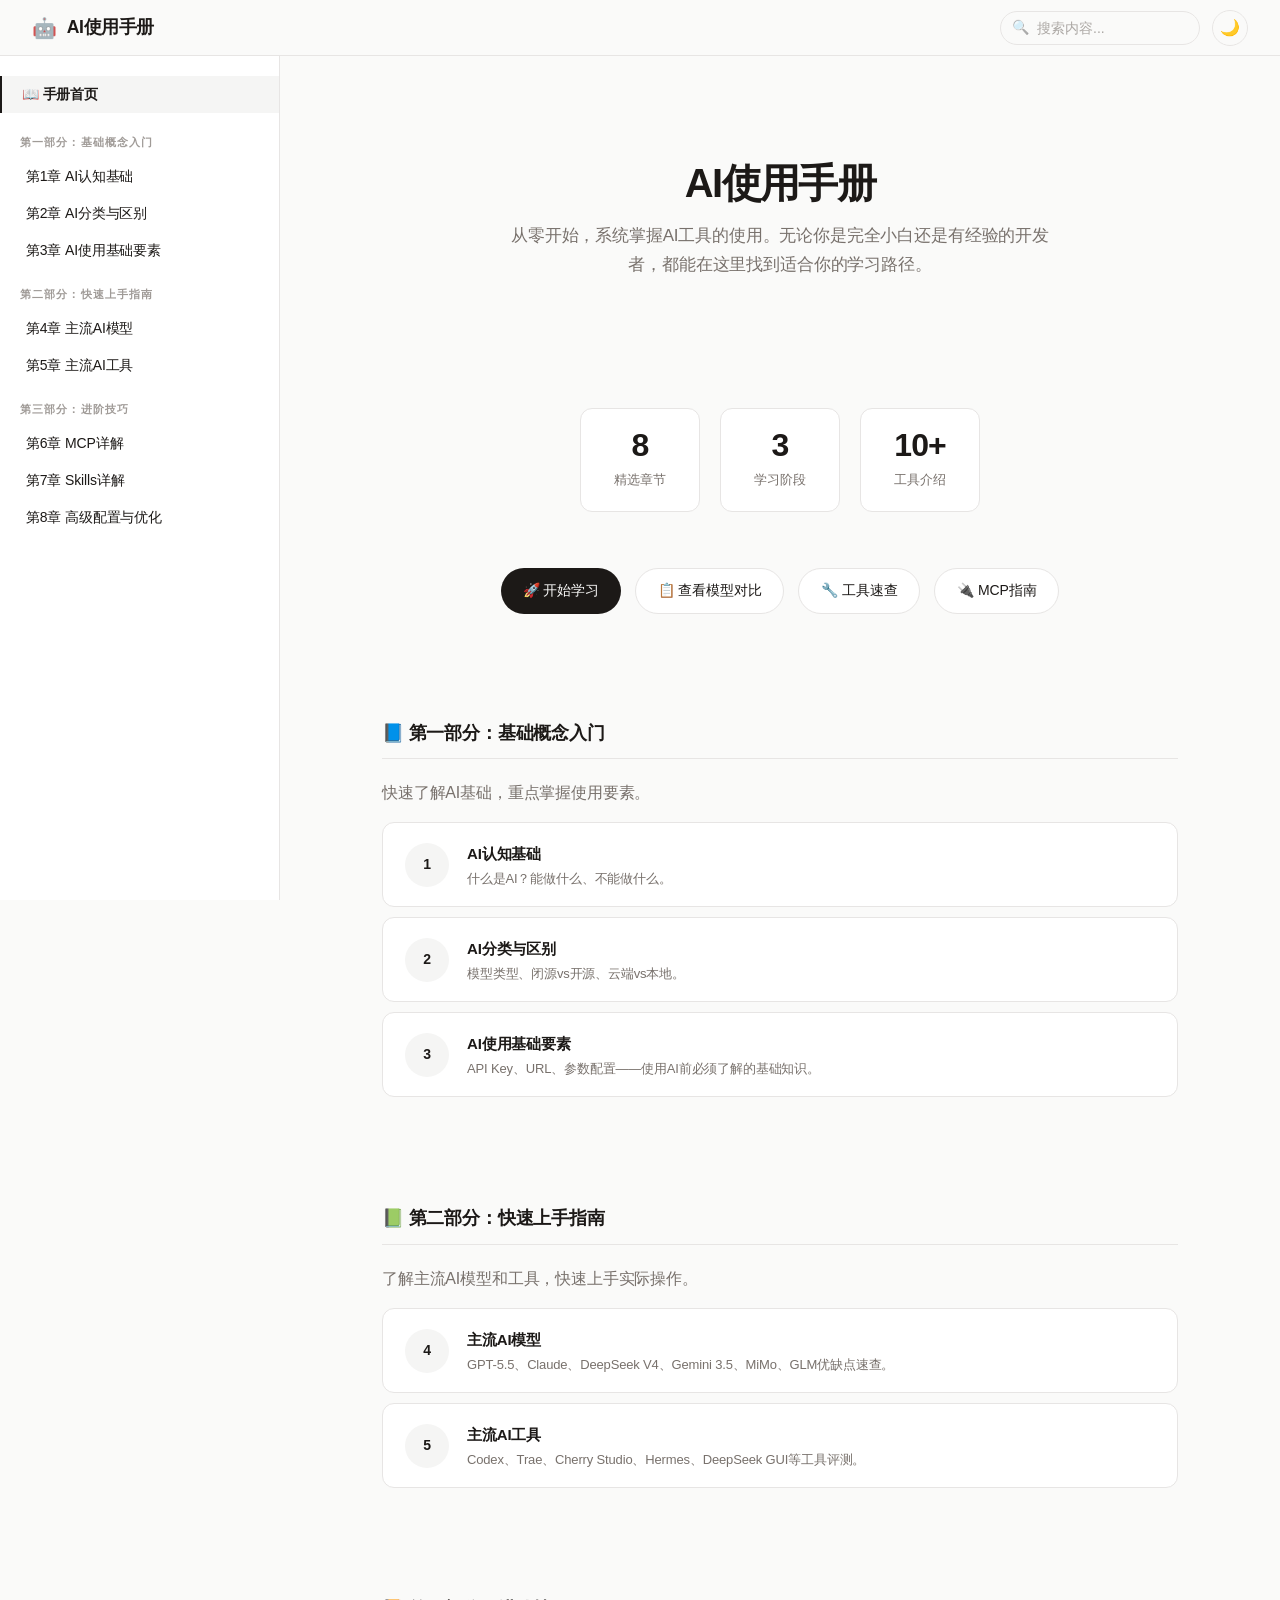
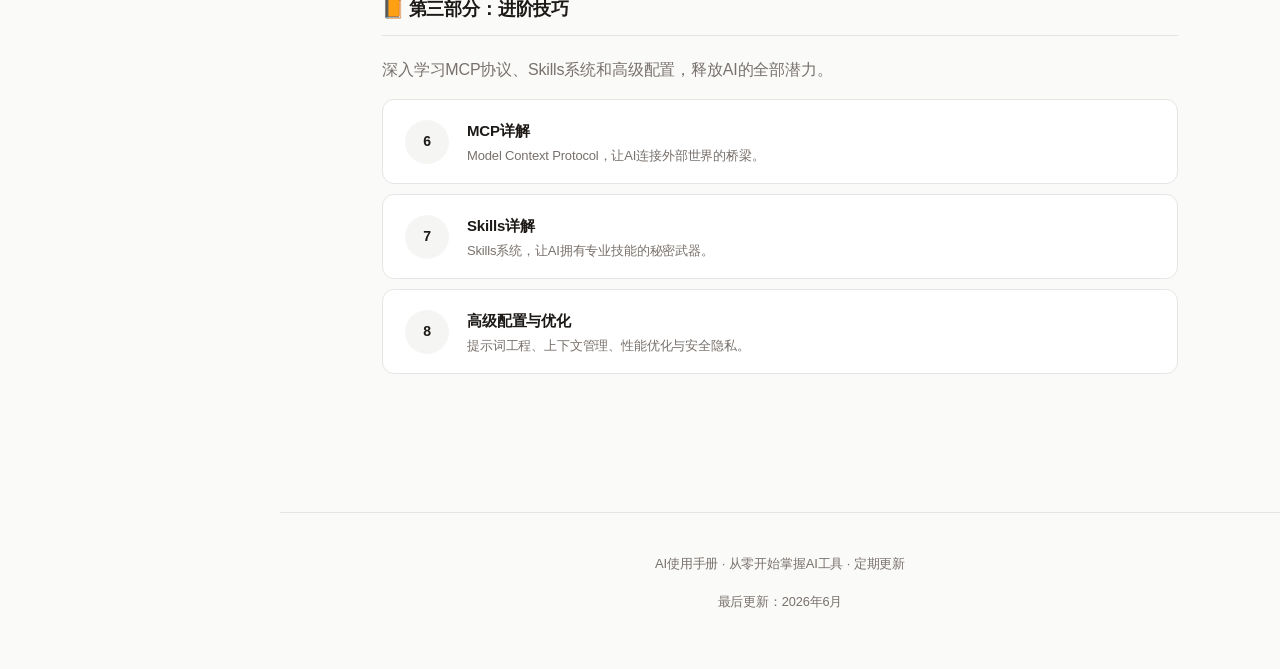
<file: ai-manual/index.html>
<!-- Generated by Trae Work -->
<!DOCTYPE html>
<html lang="zh-CN">
<head>
  <meta charset="UTF-8">
  <meta name="viewport" content="width=device-width, initial-scale=1.0">
  <title>AI使用手册 - 从零开始掌握AI工具</title>
  <link rel="stylesheet" href="css/style.css">
  <style>
    .home-stats {
      display: flex;
      gap: 1.25rem;
      justify-content: center;
      margin: 2.5rem 0 3.5rem;
      flex-wrap: wrap;
    }
    .stat-item {
      text-align: center;
      padding: 1.25rem 1.5rem;
      background: var(--bg2);
      border: 1px solid var(--rule);
      border-radius: var(--radius);
      min-width: 120px;
      transition: all 0.3s var(--ease-out);
    }
    .stat-item:hover {
      border-color: var(--muted);
      transform: translateY(-2px);
      box-shadow: var(--shadow);
    }
    .stat-num {
      font-size: 2rem;
      font-weight: 700;
      color: var(--ink);
      line-height: 1;
      letter-spacing: -0.03em;
    }
    .stat-label {
      font-size: 0.8125rem;
      color: var(--muted);
      margin-top: 0.5rem;
    }
    .quick-links {
      display: flex;
      gap: 0.875rem;
      justify-content: center;
      margin-bottom: 3.5rem;
      flex-wrap: wrap;
    }
    .quick-link {
      display: inline-flex;
      align-items: center;
      gap: 0.5rem;
      padding: 0.625rem 1.375rem;
      background: var(--ink);
      color: var(--bg);
      border-radius: 9999px;
      font-weight: 500;
      font-size: 0.875rem;
      transition: all 0.3s var(--ease-out);
      text-decoration: none;
      letter-spacing: -0.01em;
    }
    .quick-link:hover {
      opacity: 0.85;
      color: var(--bg);
      text-decoration: none;
      transform: translateY(-2px);
      box-shadow: var(--shadow-md);
    }
    .quick-link.secondary {
      background: var(--bg2);
      color: var(--ink);
      border: 1px solid var(--rule);
    }
    .quick-link.secondary:hover {
      border-color: var(--muted);
      color: var(--ink);
      background: var(--bg3);
    }
  </style>
</head>
<body>
  <!-- 顶部导航 -->
  <header class="site-header">
    <button class="menu-toggle" aria-label="菜单">☰</button>
    <a href="index.html" class="logo">
      <span class="icon">🤖</span>
      <span>AI使用手册</span>
    </a>
    <div class="header-actions">
      <div class="search-box">
        <span class="search-icon">🔍</span>
        <input type="text" placeholder="搜索内容..." aria-label="搜索">
      </div>
      <button class="theme-toggle" aria-label="切换主题">🌙</button>
    </div>
  </header>

  <!-- 侧边栏 -->
  <nav class="sidebar"></nav>
  <div class="sidebar-overlay"></div>

  <!-- 主内容 -->
  <main class="main-content">
    <div class="home-hero">
      <h1>AI使用手册</h1>
      <p class="desc">从零开始，系统掌握AI工具的使用。无论你是完全小白还是有经验的开发者，都能在这里找到适合你的学习路径。</p>
    </div>

    <div class="home-stats">
      <div class="stat-item">
        <div class="stat-num">8</div>
        <div class="stat-label">精选章节</div>
      </div>
      <div class="stat-item">
        <div class="stat-num">3</div>
        <div class="stat-label">学习阶段</div>
      </div>
      <div class="stat-item">
        <div class="stat-num">10+</div>
        <div class="stat-label">工具介绍</div>
      </div>
    </div>

    <div class="quick-links">
      <a href="chapter1.html" class="quick-link">🚀 开始学习</a>
      <a href="chapter4.html" class="quick-link secondary">📋 查看模型对比</a>
      <a href="chapter5.html" class="quick-link secondary">🔧 工具速查</a>
      <a href="chapter6.html" class="quick-link secondary">🔌 MCP指南</a>
    </div>

    <!-- 第一部分 -->
    <div class="part-section">
      <h2>📘 第一部分：基础概念入门</h2>
      <p style="color:var(--muted);margin-bottom:1rem;">快速了解AI基础，重点掌握使用要素。</p>
      <a href="chapter1.html" class="chapter-card">
        <div class="ch-num">1</div>
        <div class="ch-info">
          <div class="ch-title">AI认知基础</div>
          <div class="ch-desc">什么是AI？能做什么、不能做什么。</div>
        </div>
      </a>
      <a href="chapter2.html" class="chapter-card">
        <div class="ch-num">2</div>
        <div class="ch-info">
          <div class="ch-title">AI分类与区别</div>
          <div class="ch-desc">模型类型、闭源vs开源、云端vs本地。</div>
        </div>
      </a>
      <a href="chapter3.html" class="chapter-card">
        <div class="ch-num">3</div>
        <div class="ch-info">
          <div class="ch-title">AI使用基础要素</div>
          <div class="ch-desc">API Key、URL、参数配置——使用AI前必须了解的基础知识。</div>
        </div>
      </a>
    </div>

    <!-- 第二部分 -->
    <div class="part-section">
      <h2>📗 第二部分：快速上手指南</h2>
      <p style="color:var(--muted);margin-bottom:1rem;">了解主流AI模型和工具，快速上手实际操作。</p>
      <a href="chapter4.html" class="chapter-card">
        <div class="ch-num">4</div>
        <div class="ch-info">
          <div class="ch-title">主流AI模型</div>
          <div class="ch-desc">GPT-5.5、Claude、DeepSeek V4、Gemini 3.5、MiMo、GLM优缺点速查。</div>
        </div>
      </a>
      <a href="chapter5.html" class="chapter-card">
        <div class="ch-num">5</div>
        <div class="ch-info">
          <div class="ch-title">主流AI工具</div>
          <div class="ch-desc">Codex、Trae、Cherry Studio、Hermes、DeepSeek GUI等工具评测。</div>
        </div>
      </a>
    </div>

    <!-- 第三部分 -->
    <div class="part-section">
      <h2>📙 第三部分：进阶技巧</h2>
      <p style="color:var(--muted);margin-bottom:1rem;">深入学习MCP协议、Skills系统和高级配置，释放AI的全部潜力。</p>
      <a href="chapter6.html" class="chapter-card">
        <div class="ch-num">6</div>
        <div class="ch-info">
          <div class="ch-title">MCP详解</div>
          <div class="ch-desc">Model Context Protocol，让AI连接外部世界的桥梁。</div>
        </div>
      </a>
      <a href="chapter7.html" class="chapter-card">
        <div class="ch-num">7</div>
        <div class="ch-info">
          <div class="ch-title">Skills详解</div>
          <div class="ch-desc">Skills系统，让AI拥有专业技能的秘密武器。</div>
        </div>
      </a>
      <a href="chapter8.html" class="chapter-card">
        <div class="ch-num">8</div>
        <div class="ch-info">
          <div class="ch-title">高级配置与优化</div>
          <div class="ch-desc">提示词工程、上下文管理、性能优化与安全隐私。</div>
        </div>
      </a>
    </div>
  </main>

  <!-- 页脚 -->
  <footer class="site-footer">
    <p>AI使用手册 · 从零开始掌握AI工具 · 定期更新</p>
    <p style="margin-top:0.5rem;font-size:0.8rem;">最后更新：2026年6月</p>
  </footer>

  <script src="js/main.js"></script>
</body>
</html>
</file>
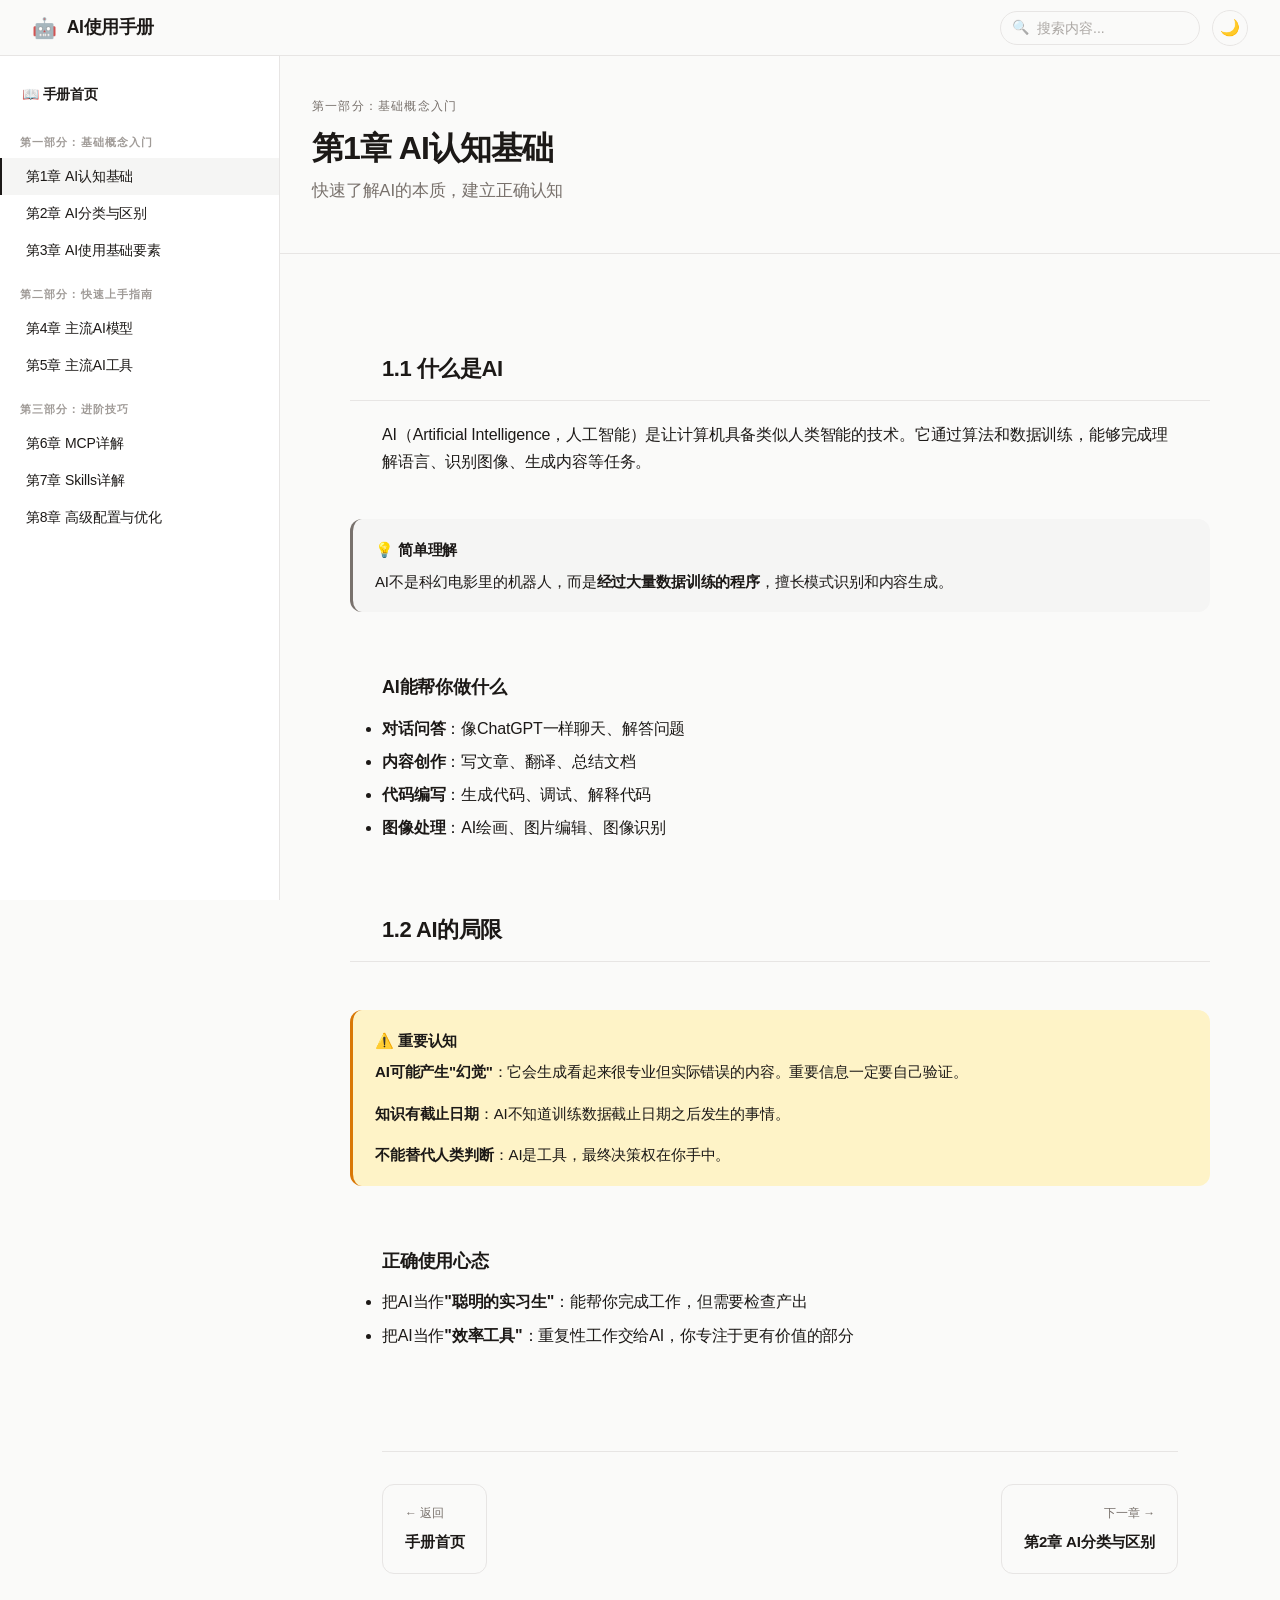
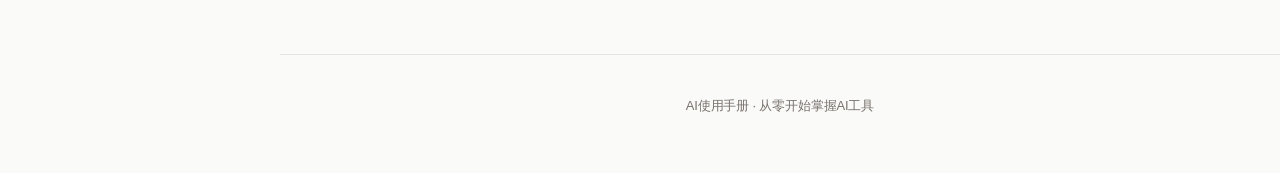
<file: ai-manual/chapter1.html>
<!-- Generated by Trae Work -->
<!DOCTYPE html>
<html lang="zh-CN">
<head>
  <meta charset="UTF-8">
  <meta name="viewport" content="width=device-width, initial-scale=1.0">
  <title>第1章 AI认知基础 - AI使用手册</title>
  <link rel="stylesheet" href="css/style.css">
</head>
<body>
  <header class="site-header">
    <button class="menu-toggle" aria-label="菜单">☰</button>
    <a href="index.html" class="logo">
      <span class="icon">🤖</span>
      <span>AI使用手册</span>
    </a>
    <div class="header-actions">
      <div class="search-box">
        <span class="search-icon">🔍</span>
        <input type="text" placeholder="搜索内容..." aria-label="搜索">
      </div>
      <button class="theme-toggle" aria-label="切换主题">🌙</button>
    </div>
  </header>
  <nav class="sidebar"></nav>
  <div class="sidebar-overlay"></div>
  <main class="main-content">
    <div class="chapter-header">
      <div class="part-label">第一部分：基础概念入门</div>
      <h1>第1章 AI认知基础</h1>
      <p class="subtitle">快速了解AI的本质，建立正确认知</p>
    </div>

    <!-- 1.1 什么是AI -->
    <h2 id="sec-1-1">1.1 什么是AI</h2>

    <p>AI（Artificial Intelligence，人工智能）是让计算机具备类似人类智能的技术。它通过算法和数据训练，能够完成理解语言、识别图像、生成内容等任务。</p>

    <div class="tip-box info">
      <div class="tip-title">💡 简单理解</div>
      <p>AI不是科幻电影里的机器人，而是<strong>经过大量数据训练的程序</strong>，擅长模式识别和内容生成。</p>
    </div>

    <h3>AI能帮你做什么</h3>
    <ul>
      <li><strong>对话问答</strong>：像ChatGPT一样聊天、解答问题</li>
      <li><strong>内容创作</strong>：写文章、翻译、总结文档</li>
      <li><strong>代码编写</strong>：生成代码、调试、解释代码</li>
      <li><strong>图像处理</strong>：AI绘画、图片编辑、图像识别</li>
    </ul>

    <!-- 1.2 AI的局限 -->
    <h2 id="sec-1-2">1.2 AI的局限</h2>

    <div class="tip-box warning">
      <div class="tip-title">⚠️ 重要认知</div>
      <p><strong>AI可能产生"幻觉"</strong>：它会生成看起来很专业但实际错误的内容。重要信息一定要自己验证。</p>
      <p><strong>知识有截止日期</strong>：AI不知道训练数据截止日期之后发生的事情。</p>
      <p><strong>不能替代人类判断</strong>：AI是工具，最终决策权在你手中。</p>
    </div>

    <h3>正确使用心态</h3>
    <ul>
      <li>把AI当作<strong>"聪明的实习生"</strong>：能帮你完成工作，但需要检查产出</li>
      <li>把AI当作<strong>"效率工具"</strong>：重复性工作交给AI，你专注于更有价值的部分</li>
    </ul>

    <div id="chapter-nav"></div>
  </main>
  <footer class="site-footer">
    <p>AI使用手册 · 从零开始掌握AI工具</p>
  </footer>
  <script src="js/main.js"></script>
</body>
</html>
</file>
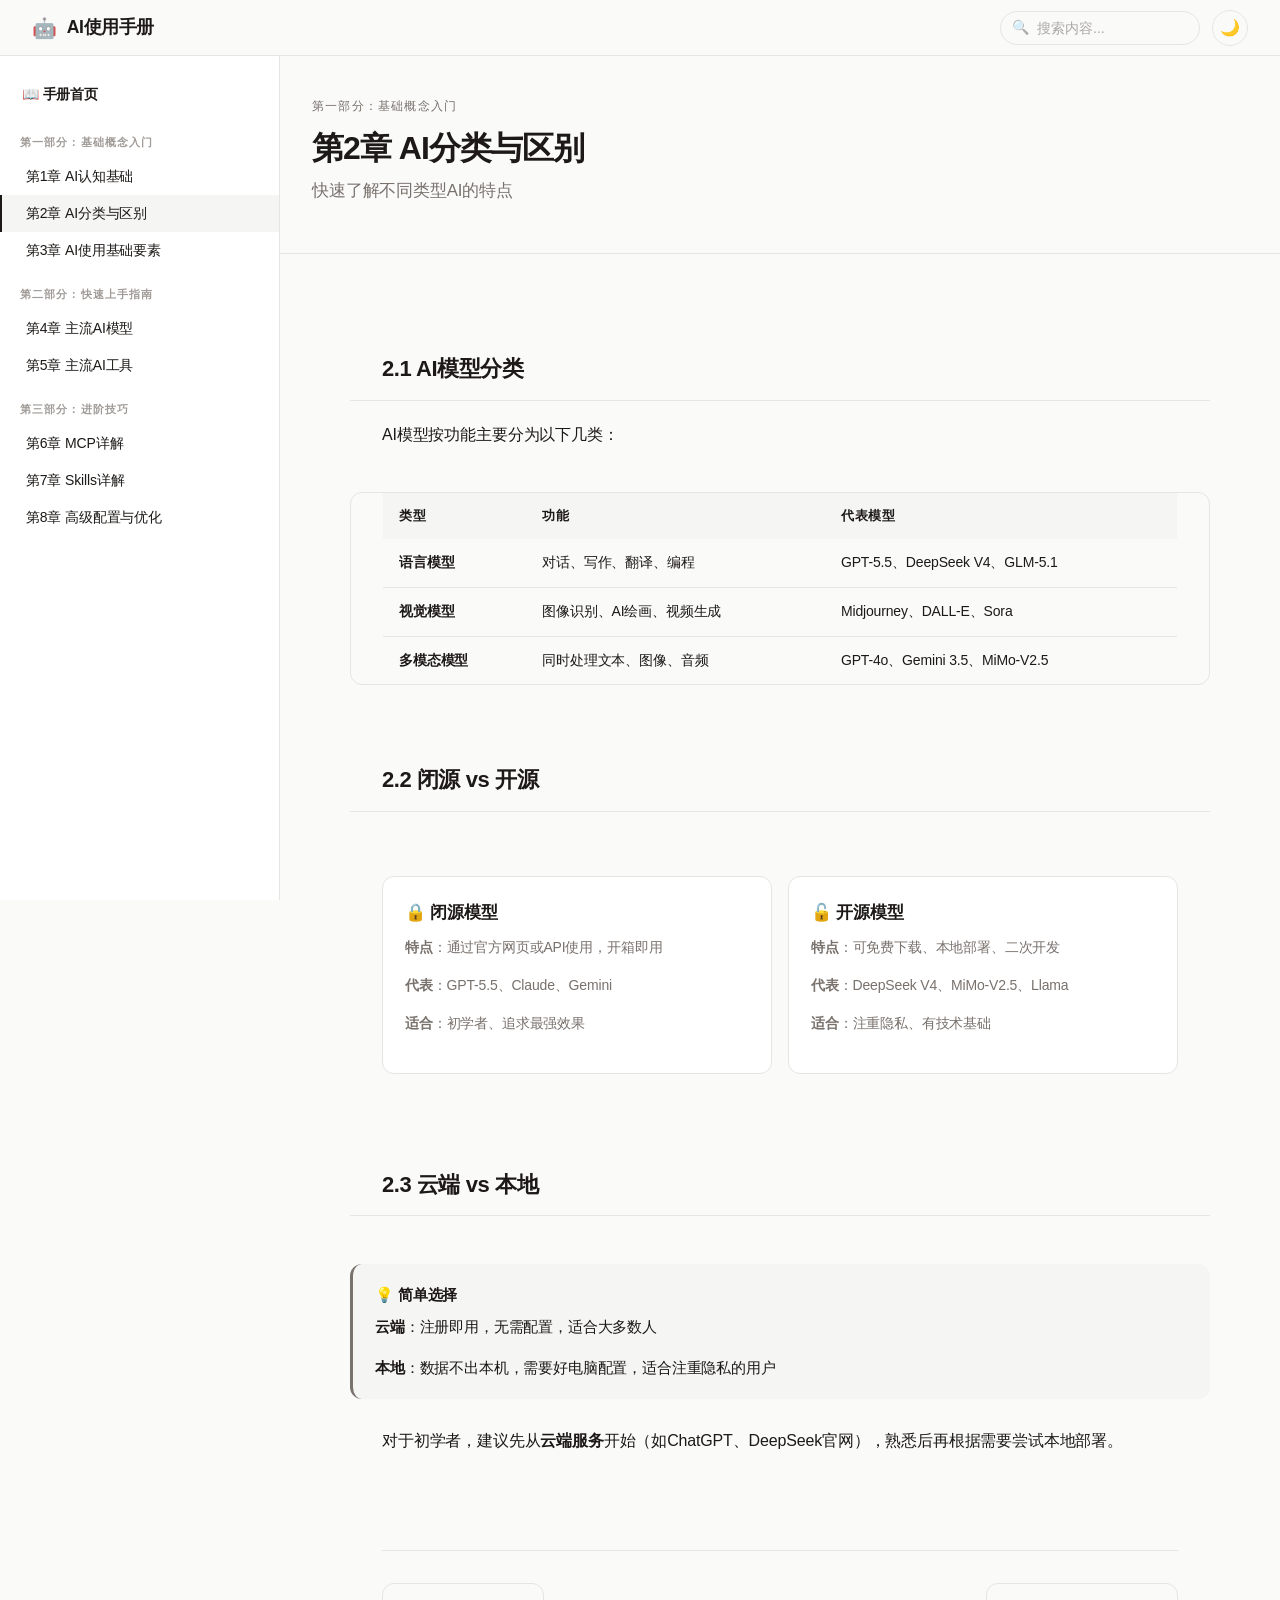
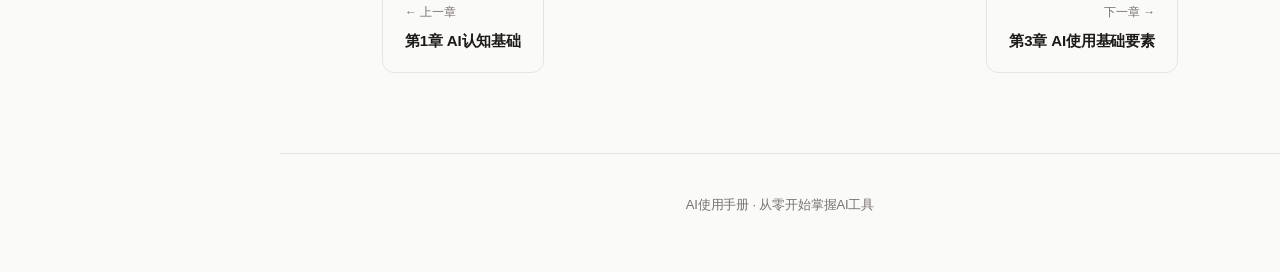
<file: ai-manual/chapter2.html>
<!-- Generated by Trae Work -->
<!DOCTYPE html>
<html lang="zh-CN">
<head>
  <meta charset="UTF-8">
  <meta name="viewport" content="width=device-width, initial-scale=1.0">
  <title>第2章 AI分类与区别 - AI使用手册</title>
  <link rel="stylesheet" href="css/style.css">
</head>
<body>
  <header class="site-header">
    <button class="menu-toggle" aria-label="菜单">☰</button>
    <a href="index.html" class="logo">
      <span class="icon">🤖</span>
      <span>AI使用手册</span>
    </a>
    <div class="header-actions">
      <div class="search-box">
        <span class="search-icon">🔍</span>
        <input type="text" placeholder="搜索内容..." aria-label="搜索">
      </div>
      <button class="theme-toggle" aria-label="切换主题">🌙</button>
    </div>
  </header>
  <nav class="sidebar"></nav>
  <div class="sidebar-overlay"></div>
  <main class="main-content">
    <div class="chapter-header">
      <div class="part-label">第一部分：基础概念入门</div>
      <h1>第2章 AI分类与区别</h1>
      <p class="subtitle">快速了解不同类型AI的特点</p>
    </div>

    <!-- 2.1 AI模型分类 -->
    <h2 id="sec-2-1">2.1 AI模型分类</h2>

    <p>AI模型按功能主要分为以下几类：</p>

    <div class="table-wrap">
      <table>
        <thead>
          <tr>
            <th>类型</th>
            <th>功能</th>
            <th>代表模型</th>
          </tr>
        </thead>
        <tbody>
          <tr>
            <td><strong>语言模型</strong></td>
            <td>对话、写作、翻译、编程</td>
            <td>GPT-5.5、DeepSeek V4、GLM-5.1</td>
          </tr>
          <tr>
            <td><strong>视觉模型</strong></td>
            <td>图像识别、AI绘画、视频生成</td>
            <td>Midjourney、DALL-E、Sora</td>
          </tr>
          <tr>
            <td><strong>多模态模型</strong></td>
            <td>同时处理文本、图像、音频</td>
            <td>GPT-4o、Gemini 3.5、MiMo-V2.5</td>
          </tr>
        </tbody>
      </table>
    </div>

    <!-- 2.2 闭源 vs 开源 -->
    <h2 id="sec-2-2">2.2 闭源 vs 开源</h2>

    <div class="card-grid">
      <div class="card">
        <div class="card-title">🔒 闭源模型</div>
        <div class="card-desc">
          <p><strong>特点</strong>：通过官方网页或API使用，开箱即用</p>
          <p><strong>代表</strong>：GPT-5.5、Claude、Gemini</p>
          <p><strong>适合</strong>：初学者、追求最强效果</p>
        </div>
      </div>
      <div class="card">
        <div class="card-title">🔓 开源模型</div>
        <div class="card-desc">
          <p><strong>特点</strong>：可免费下载、本地部署、二次开发</p>
          <p><strong>代表</strong>：DeepSeek V4、MiMo-V2.5、Llama</p>
          <p><strong>适合</strong>：注重隐私、有技术基础</p>
        </div>
      </div>
    </div>

    <!-- 2.3 云端 vs 本地 -->
    <h2 id="sec-2-3">2.3 云端 vs 本地</h2>

    <div class="tip-box info">
      <div class="tip-title">💡 简单选择</div>
      <p><strong>云端</strong>：注册即用，无需配置，适合大多数人</p>
      <p><strong>本地</strong>：数据不出本机，需要好电脑配置，适合注重隐私的用户</p>
    </div>

    <p>对于初学者，建议先从<strong>云端服务</strong>开始（如ChatGPT、DeepSeek官网），熟悉后再根据需要尝试本地部署。</p>

    <div id="chapter-nav"></div>
  </main>
  <footer class="site-footer">
    <p>AI使用手册 · 从零开始掌握AI工具</p>
  </footer>
  <script src="js/main.js"></script>
</body>
</html>
</file>
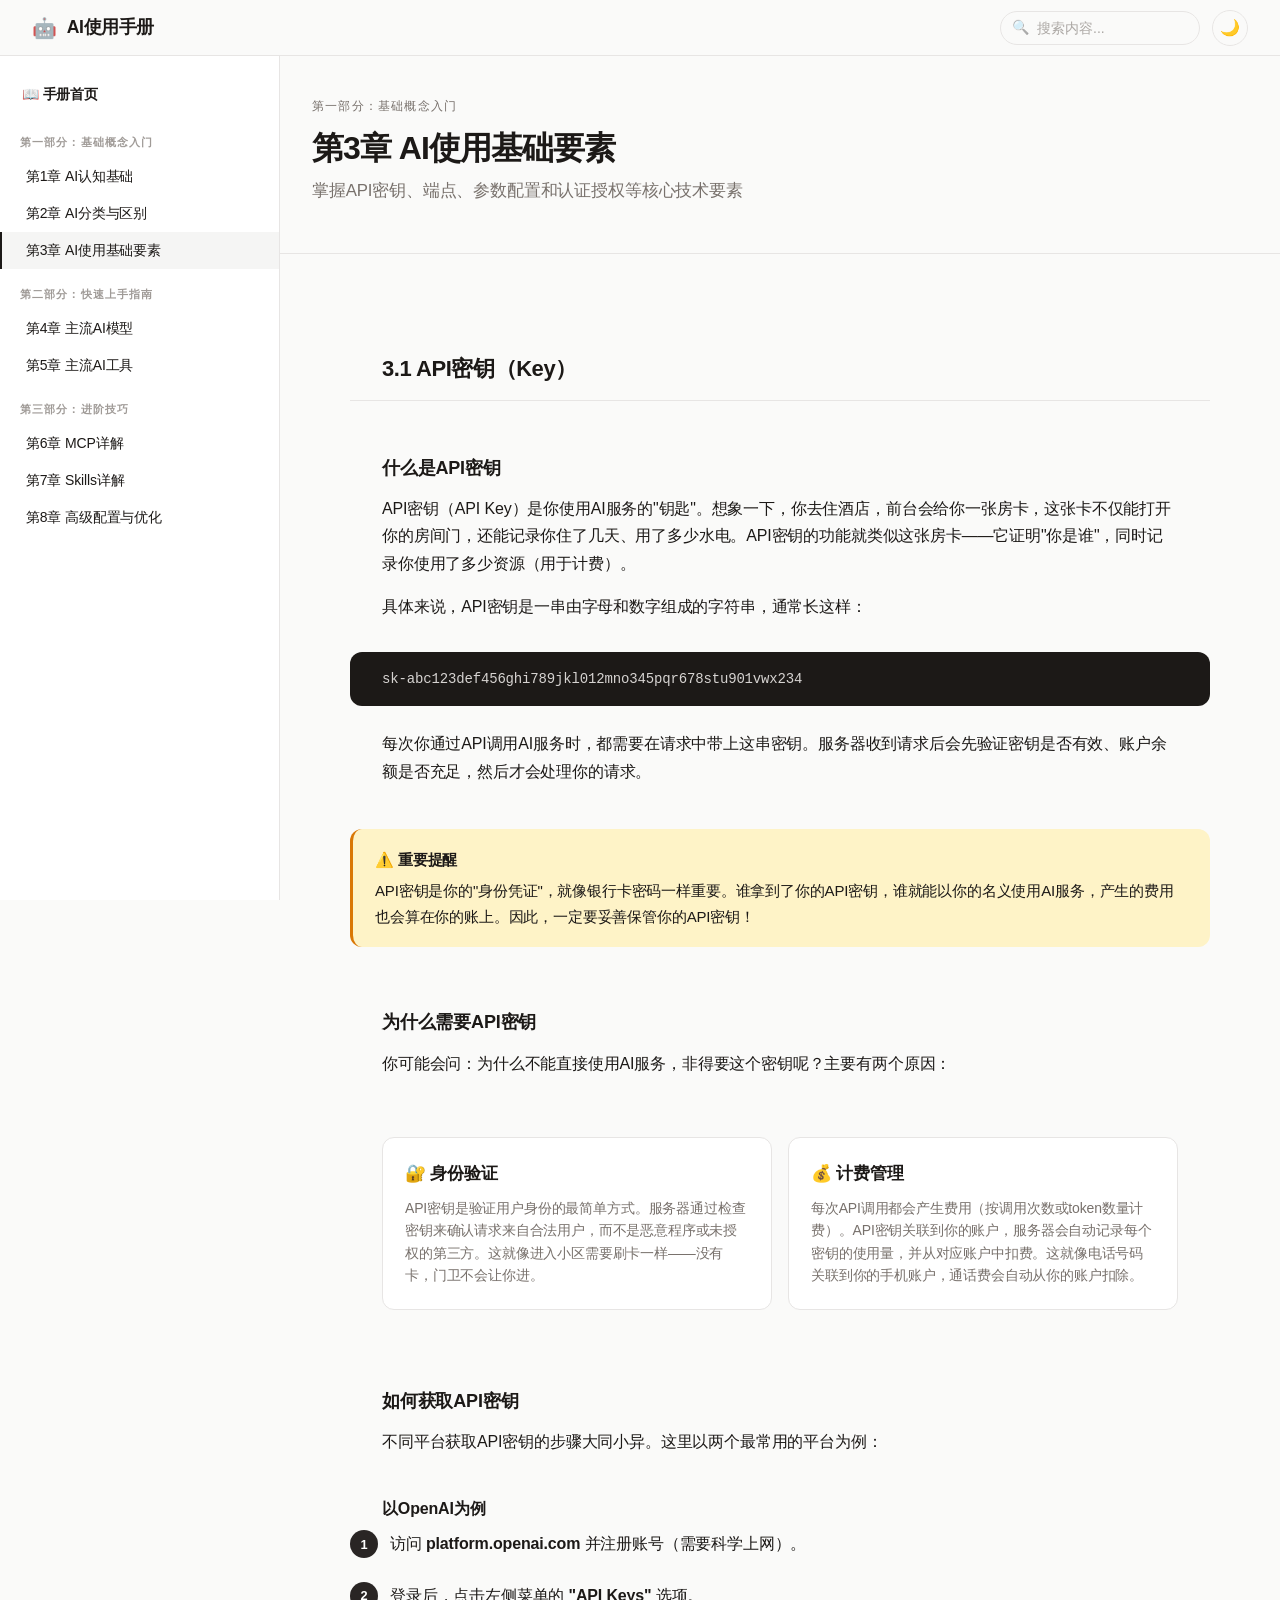
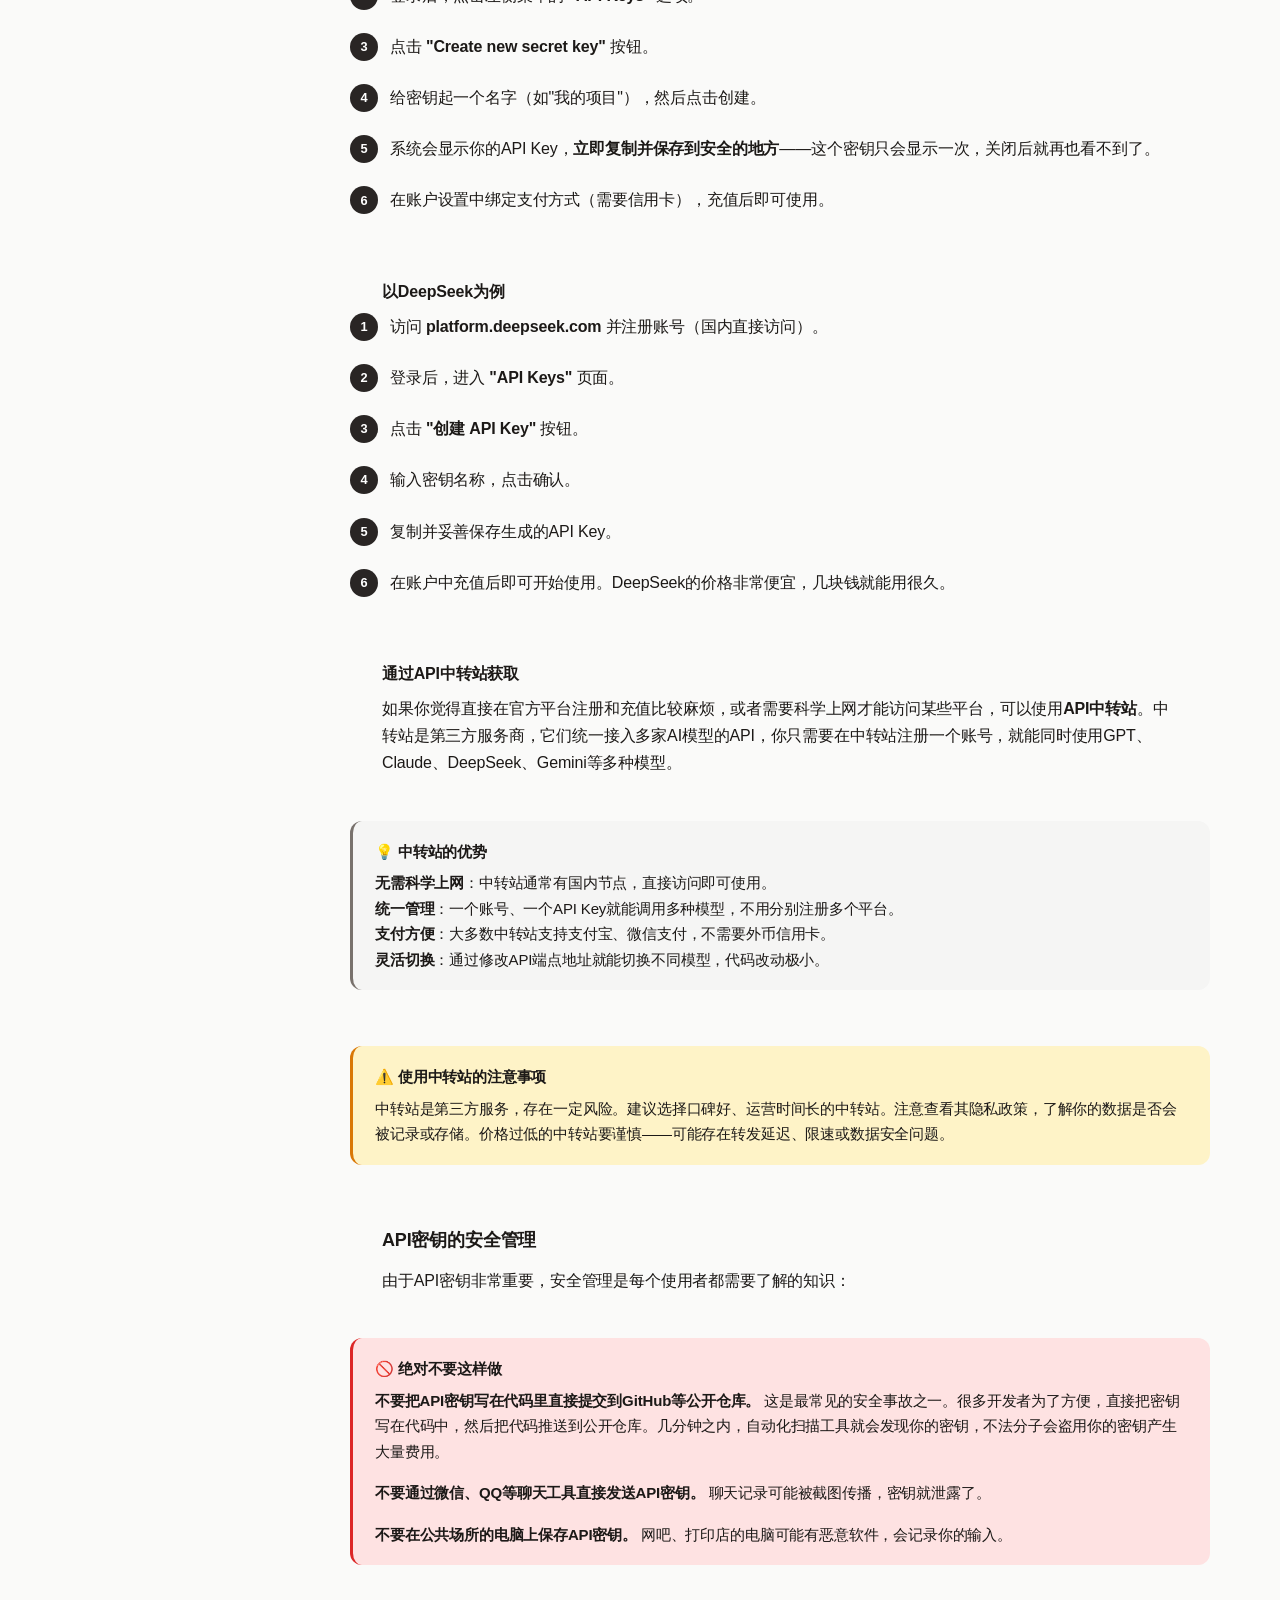
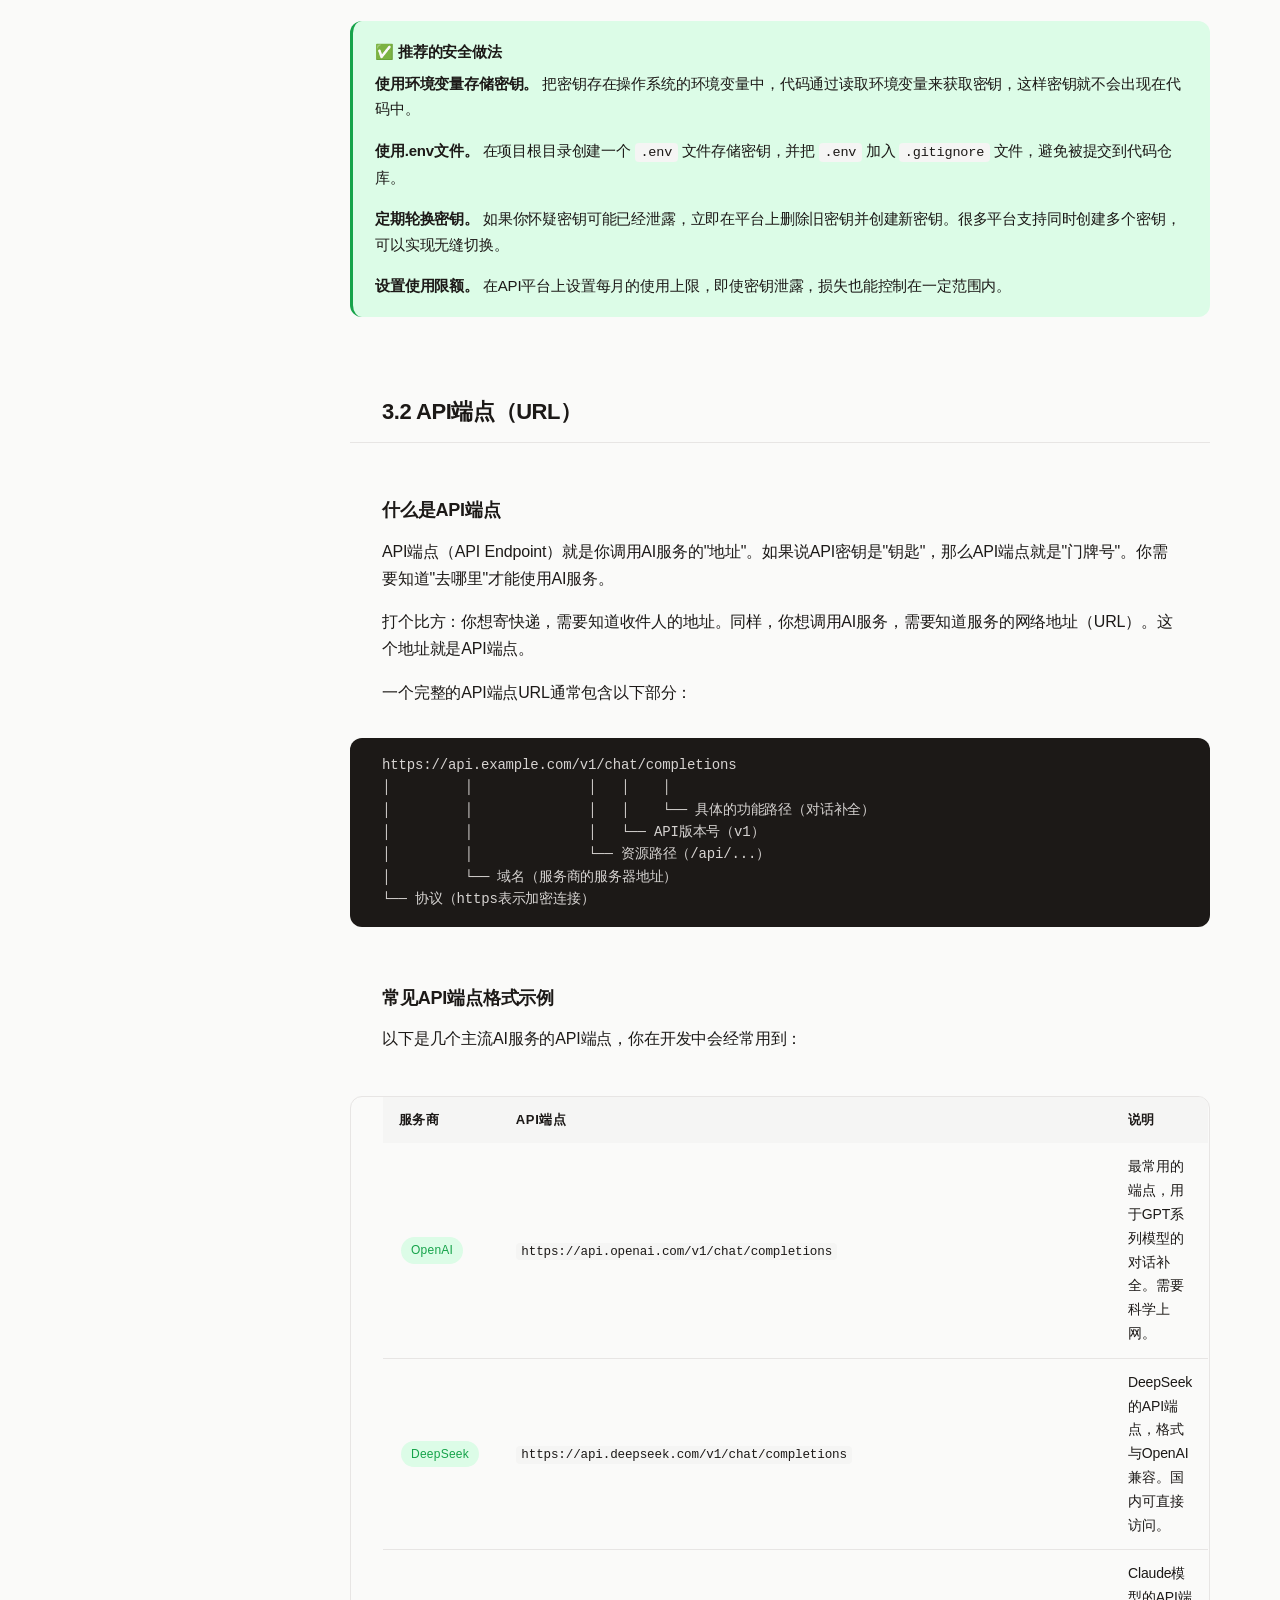
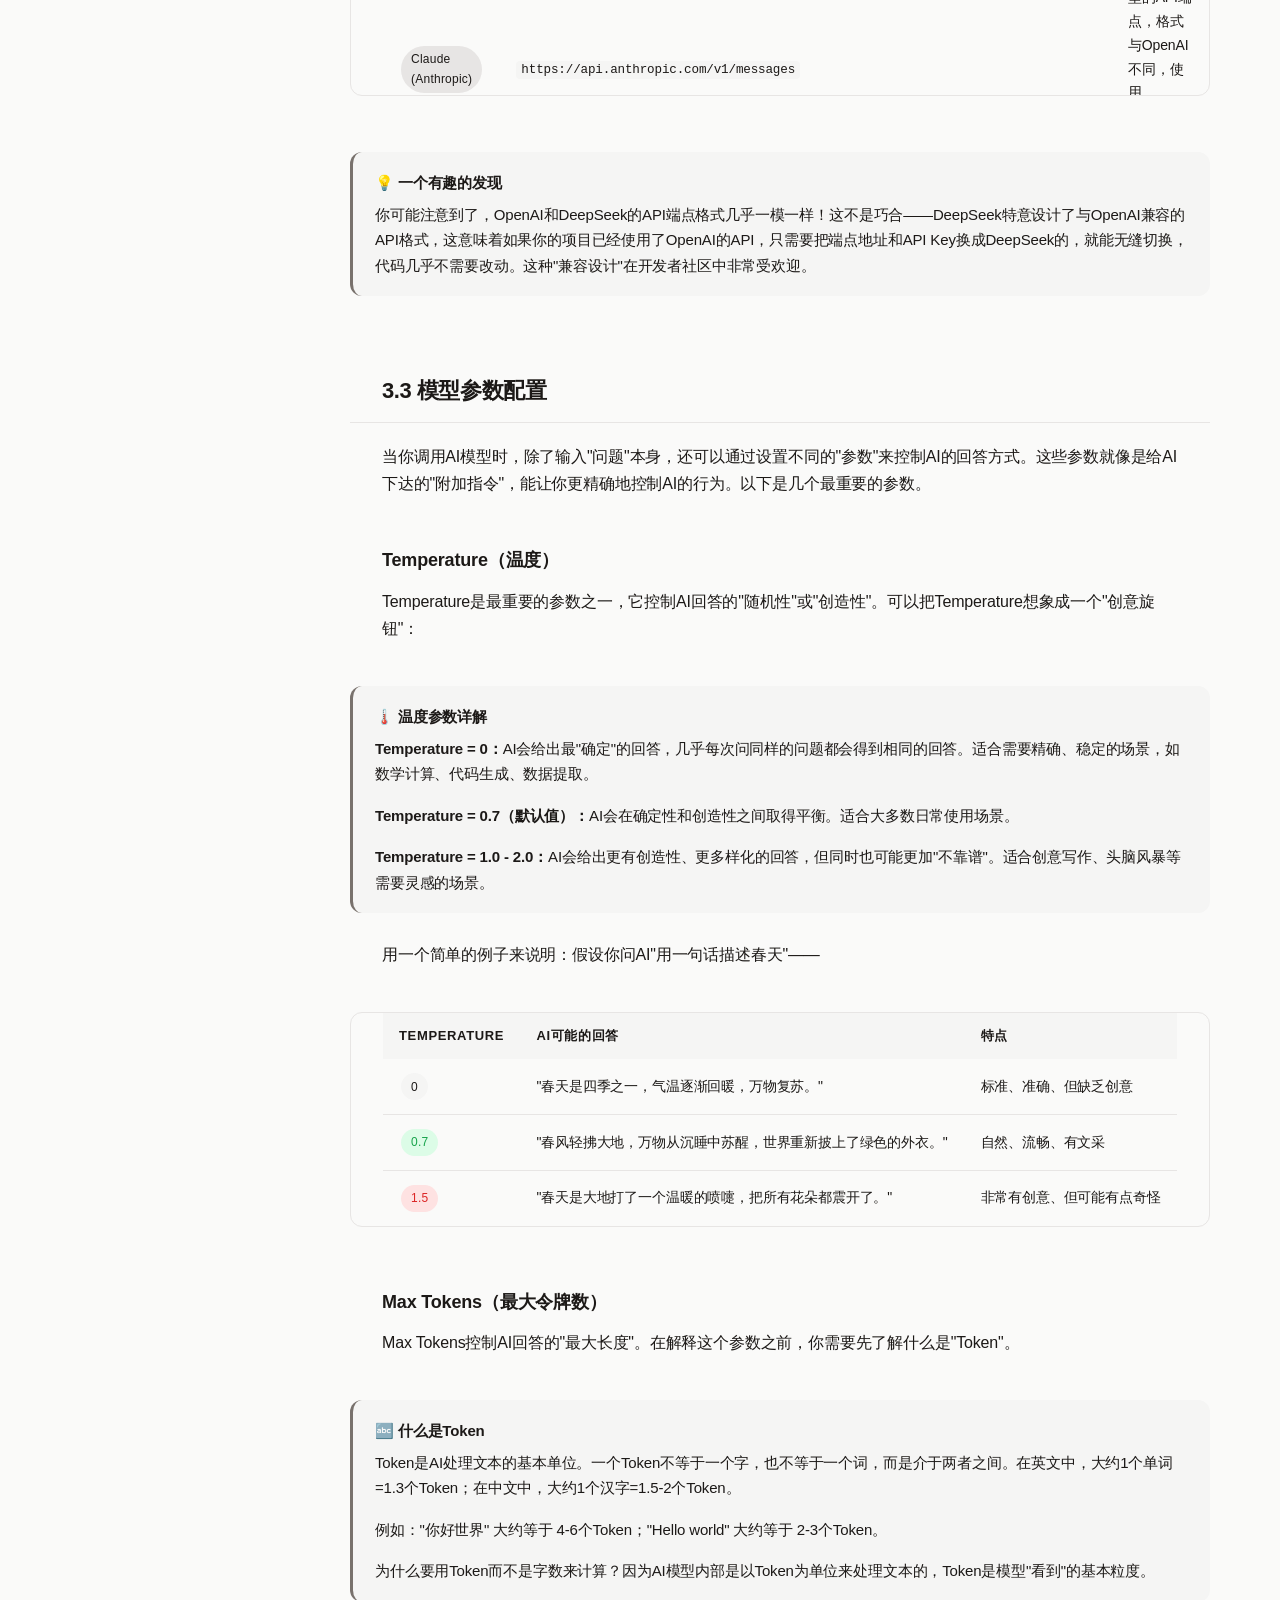
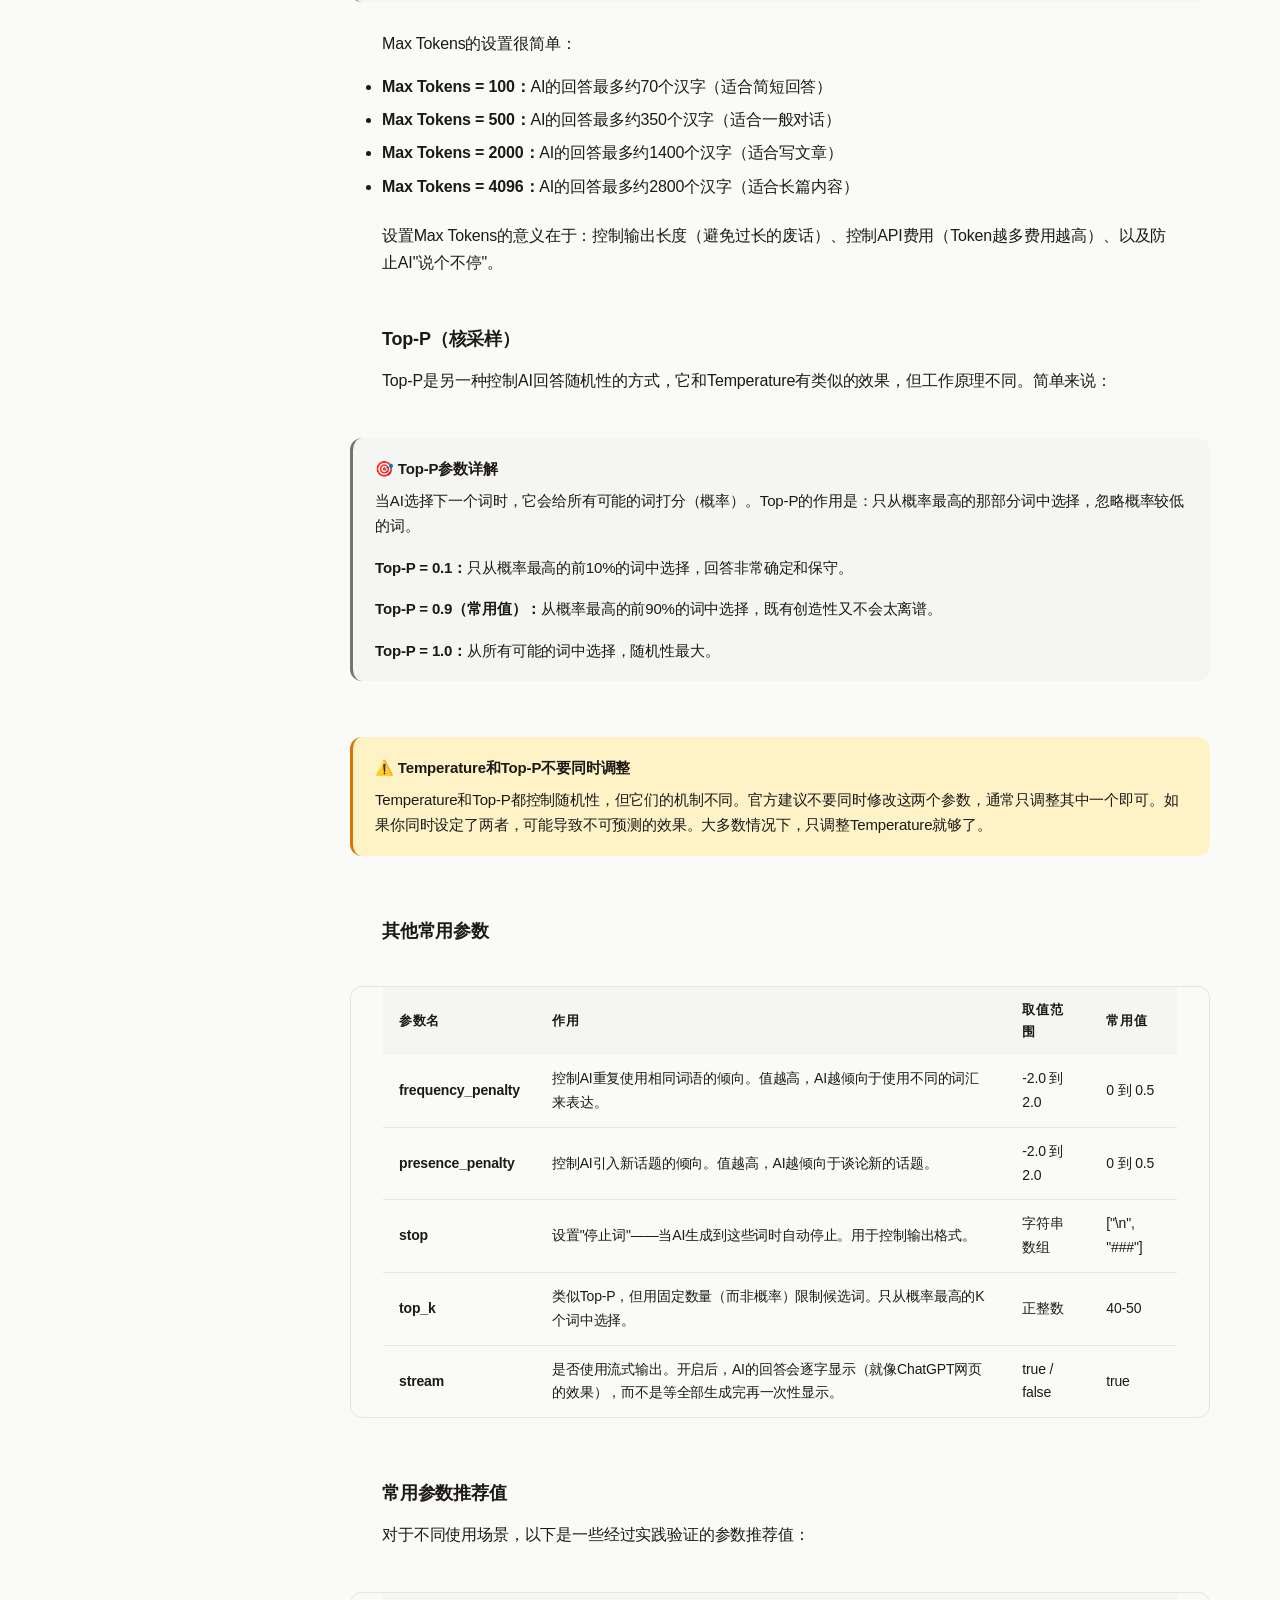
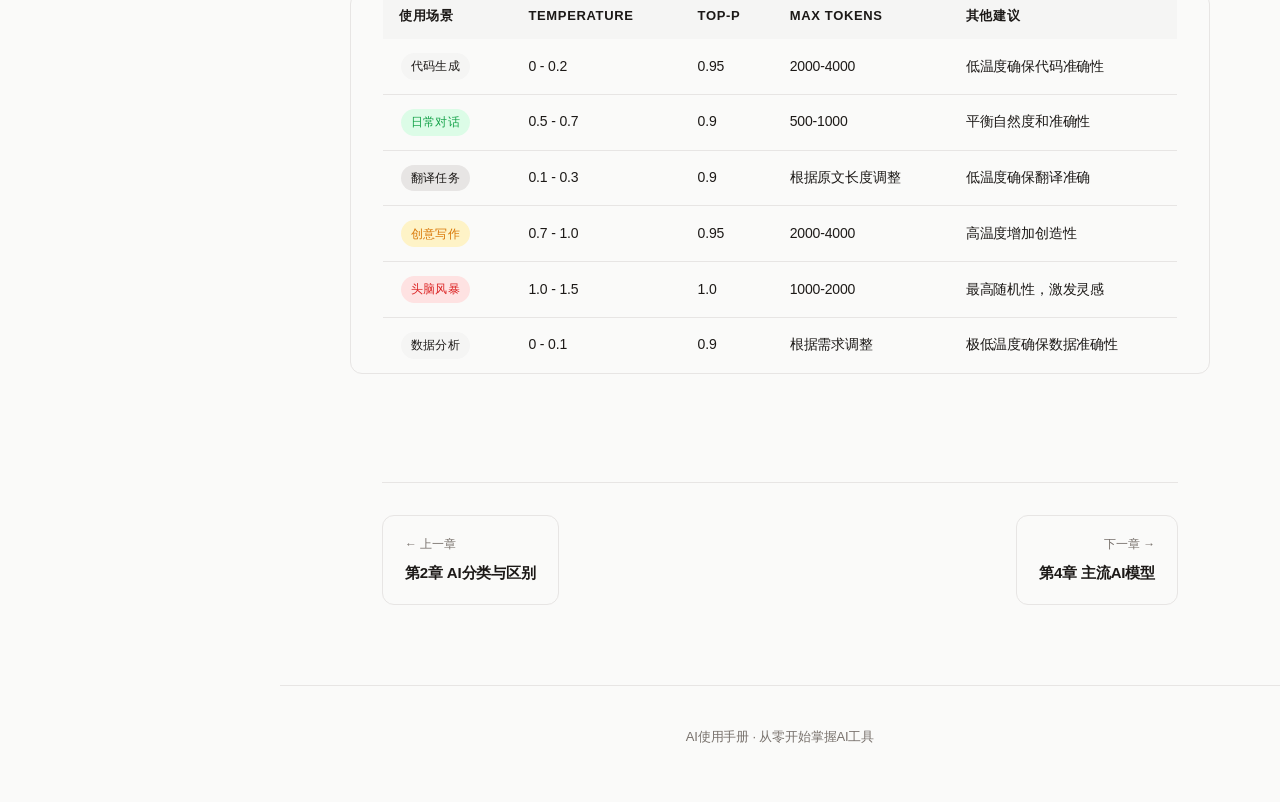
<file: ai-manual/chapter3.html>
<!-- Generated by Trae Work -->
<!DOCTYPE html>
<html lang="zh-CN">
<head>
  <meta charset="UTF-8">
  <meta name="viewport" content="width=device-width, initial-scale=1.0">
  <title>第3章 AI使用基础要素 - AI使用手册</title>
  <link rel="stylesheet" href="css/style.css">
</head>
<body>
  <header class="site-header">
    <button class="menu-toggle" aria-label="菜单">☰</button>
    <a href="index.html" class="logo">
      <span class="icon">🤖</span>
      <span>AI使用手册</span>
    </a>
    <div class="header-actions">
      <div class="search-box">
        <span class="search-icon">🔍</span>
        <input type="text" placeholder="搜索内容..." aria-label="搜索">
      </div>
      <button class="theme-toggle" aria-label="切换主题">🌙</button>
    </div>
  </header>
  <nav class="sidebar"></nav>
  <div class="sidebar-overlay"></div>
  <main class="main-content">
    <div class="chapter-header">
      <div class="part-label">第一部分：基础概念入门</div>
      <h1>第3章 AI使用基础要素</h1>
      <p class="subtitle">掌握API密钥、端点、参数配置和认证授权等核心技术要素</p>
    </div>

    <!-- 3.1 API密钥（Key） -->
    <h2 id="sec-3-1">3.1 API密钥（Key）</h2>

    <h3>什么是API密钥</h3>
    <p>API密钥（API Key）是你使用AI服务的"钥匙"。想象一下，你去住酒店，前台会给你一张房卡，这张卡不仅能打开你的房间门，还能记录你住了几天、用了多少水电。API密钥的功能就类似这张房卡——它证明"你是谁"，同时记录你使用了多少资源（用于计费）。</p>
    <p>具体来说，API密钥是一串由字母和数字组成的字符串，通常长这样：</p>

    <pre><code data-lang="text">sk-abc123def456ghi789jkl012mno345pqr678stu901vwx234</code></pre>

    <p>每次你通过API调用AI服务时，都需要在请求中带上这串密钥。服务器收到请求后会先验证密钥是否有效、账户余额是否充足，然后才会处理你的请求。</p>

    <div class="tip-box warning">
      <div class="tip-title">⚠️ 重要提醒</div>
      <p>API密钥是你的"身份凭证"，就像银行卡密码一样重要。谁拿到了你的API密钥，谁就能以你的名义使用AI服务，产生的费用也会算在你的账上。因此，一定要妥善保管你的API密钥！</p>
    </div>

    <h3>为什么需要API密钥</h3>
    <p>你可能会问：为什么不能直接使用AI服务，非得要这个密钥呢？主要有两个原因：</p>

    <div class="card-grid">
      <div class="card">
        <div class="card-title">🔐 身份验证</div>
        <div class="card-desc">API密钥是验证用户身份的最简单方式。服务器通过检查密钥来确认请求来自合法用户，而不是恶意程序或未授权的第三方。这就像进入小区需要刷卡一样——没有卡，门卫不会让你进。</div>
      </div>
      <div class="card">
        <div class="card-title">💰 计费管理</div>
        <div class="card-desc">每次API调用都会产生费用（按调用次数或token数量计费）。API密钥关联到你的账户，服务器会自动记录每个密钥的使用量，并从对应账户中扣费。这就像电话号码关联到你的手机账户，通话费会自动从你的账户扣除。</div>
      </div>
    </div>

    <h3>如何获取API密钥</h3>
    <p>不同平台获取API密钥的步骤大同小异。这里以两个最常用的平台为例：</p>

    <h4>以OpenAI为例</h4>
    <ol class="steps">
      <li>访问 <strong>platform.openai.com</strong> 并注册账号（需要科学上网）。</li>
      <li>登录后，点击左侧菜单的 <strong>"API Keys"</strong> 选项。</li>
      <li>点击 <strong>"Create new secret key"</strong> 按钮。</li>
      <li>给密钥起一个名字（如"我的项目"），然后点击创建。</li>
      <li>系统会显示你的API Key，<strong>立即复制并保存到安全的地方</strong>——这个密钥只会显示一次，关闭后就再也看不到了。</li>
      <li>在账户设置中绑定支付方式（需要信用卡），充值后即可使用。</li>
    </ol>

    <h4>以DeepSeek为例</h4>
    <ol class="steps">
      <li>访问 <strong>platform.deepseek.com</strong> 并注册账号（国内直接访问）。</li>
      <li>登录后，进入 <strong>"API Keys"</strong> 页面。</li>
      <li>点击 <strong>"创建 API Key"</strong> 按钮。</li>
      <li>输入密钥名称，点击确认。</li>
      <li>复制并妥善保存生成的API Key。</li>
      <li>在账户中充值后即可开始使用。DeepSeek的价格非常便宜，几块钱就能用很久。</li>
    </ol>

    <h4>通过API中转站获取</h4>
    <p>如果你觉得直接在官方平台注册和充值比较麻烦，或者需要科学上网才能访问某些平台，可以使用<strong>API中转站</strong>。中转站是第三方服务商，它们统一接入多家AI模型的API，你只需要在中转站注册一个账号，就能同时使用GPT、Claude、DeepSeek、Gemini等多种模型。</p>

    <div class="tip-box info">
      <div class="tip-title">💡 中转站的优势</div>
      <p><strong>无需科学上网</strong>：中转站通常有国内节点，直接访问即可使用。<br>
      <strong>统一管理</strong>：一个账号、一个API Key就能调用多种模型，不用分别注册多个平台。<br>
      <strong>支付方便</strong>：大多数中转站支持支付宝、微信支付，不需要外币信用卡。<br>
      <strong>灵活切换</strong>：通过修改API端点地址就能切换不同模型，代码改动极小。</p>
    </div>

    <div class="tip-box warning">
      <div class="tip-title">⚠️ 使用中转站的注意事项</div>
      <p>中转站是第三方服务，存在一定风险。建议选择口碑好、运营时间长的中转站。注意查看其隐私政策，了解你的数据是否会被记录或存储。价格过低的中转站要谨慎——可能存在转发延迟、限速或数据安全问题。</p>
    </div>

    <h3>API密钥的安全管理</h3>
    <p>由于API密钥非常重要，安全管理是每个使用者都需要了解的知识：</p>

    <div class="tip-box danger">
      <div class="tip-title">🚫 绝对不要这样做</div>
      <p><strong>不要把API密钥写在代码里直接提交到GitHub等公开仓库。</strong> 这是最常见的安全事故之一。很多开发者为了方便，直接把密钥写在代码中，然后把代码推送到公开仓库。几分钟之内，自动化扫描工具就会发现你的密钥，不法分子会盗用你的密钥产生大量费用。</p>
      <p><strong>不要通过微信、QQ等聊天工具直接发送API密钥。</strong> 聊天记录可能被截图传播，密钥就泄露了。</p>
      <p><strong>不要在公共场所的电脑上保存API密钥。</strong> 网吧、打印店的电脑可能有恶意软件，会记录你的输入。</p>
    </div>

    <div class="tip-box success">
      <div class="tip-title">✅ 推荐的安全做法</div>
      <p><strong>使用环境变量存储密钥。</strong> 把密钥存在操作系统的环境变量中，代码通过读取环境变量来获取密钥，这样密钥就不会出现在代码中。</p>
      <p><strong>使用.env文件。</strong> 在项目根目录创建一个 <code>.env</code> 文件存储密钥，并把 <code>.env</code> 加入 <code>.gitignore</code> 文件，避免被提交到代码仓库。</p>
      <p><strong>定期轮换密钥。</strong> 如果你怀疑密钥可能已经泄露，立即在平台上删除旧密钥并创建新密钥。很多平台支持同时创建多个密钥，可以实现无缝切换。</p>
      <p><strong>设置使用限额。</strong> 在API平台上设置每月的使用上限，即使密钥泄露，损失也能控制在一定范围内。</p>
    </div>

    <!-- 3.2 API端点（URL） -->
    <h2 id="sec-3-2">3.2 API端点（URL）</h2>

    <h3>什么是API端点</h3>
    <p>API端点（API Endpoint）就是你调用AI服务的"地址"。如果说API密钥是"钥匙"，那么API端点就是"门牌号"。你需要知道"去哪里"才能使用AI服务。</p>
    <p>打个比方：你想寄快递，需要知道收件人的地址。同样，你想调用AI服务，需要知道服务的网络地址（URL）。这个地址就是API端点。</p>
    <p>一个完整的API端点URL通常包含以下部分：</p>

    <pre><code data-lang="text">https://api.example.com/v1/chat/completions
│         │              │   │    │
│         │              │   │    └── 具体的功能路径（对话补全）
│         │              │   └── API版本号（v1）
│         │              └── 资源路径（/api/...）
│         └── 域名（服务商的服务器地址）
└── 协议（https表示加密连接）</code></pre>

    <h3>常见API端点格式示例</h3>
    <p>以下是几个主流AI服务的API端点，你在开发中会经常用到：</p>

    <div class="table-wrap">
      <table>
        <thead>
          <tr>
            <th>服务商</th>
            <th>API端点</th>
            <th>说明</th>
          </tr>
        </thead>
        <tbody>
          <tr>
            <td><span class="tag green">OpenAI</span></td>
            <td><code>https://api.openai.com/v1/chat/completions</code></td>
            <td>最常用的端点，用于GPT系列模型的对话补全。需要科学上网。</td>
          </tr>
          <tr>
            <td><span class="tag green">DeepSeek</span></td>
            <td><code>https://api.deepseek.com/v1/chat/completions</code></td>
            <td>DeepSeek的API端点，格式与OpenAI兼容。国内可直接访问。</td>
          </tr>
          <tr>
            <td><span class="tag purple">Claude (Anthropic)</span></td>
            <td><code>https://api.anthropic.com/v1/messages</code></td>
            <td>Claude模型的API端点，格式与OpenAI不同，使用Anthropic自己的规范。</td>
          </tr>
          <tr>
            <td><span class="tag blue">本地Ollama</span></td>
            <td><code>http://localhost:11434/api/chat</code></td>
            <td>Ollama的本地API端点。localhost表示你自己的电脑，11434是默认端口号。</td>
          </tr>
          <tr>
            <td><span class="tag yellow">百度文心</span></td>
            <td><code>https://aip.baidubce.com/rpc/2.0/ai_custom/v1/wenxinworkshop/chat/completions</code></td>
            <td>百度文心大模型的API端点。国内可直接访问。</td>
          </tr>
        </tbody>
      </table>
    </div>

    <div class="tip-box info">
      <div class="tip-title">💡 一个有趣的发现</div>
      <p>你可能注意到了，OpenAI和DeepSeek的API端点格式几乎一模一样！这不是巧合——DeepSeek特意设计了与OpenAI兼容的API格式，这意味着如果你的项目已经使用了OpenAI的API，只需要把端点地址和API Key换成DeepSeek的，就能无缝切换，代码几乎不需要改动。这种"兼容设计"在开发者社区中非常受欢迎。</p>
    </div>

    <!-- 3.3 模型参数配置 -->
    <h2 id="sec-3-3">3.3 模型参数配置</h2>

    <p>当你调用AI模型时，除了输入"问题"本身，还可以通过设置不同的"参数"来控制AI的回答方式。这些参数就像是给AI下达的"附加指令"，能让你更精确地控制AI的行为。以下是几个最重要的参数。</p>

    <h3>Temperature（温度）</h3>
    <p>Temperature是最重要的参数之一，它控制AI回答的"随机性"或"创造性"。可以把Temperature想象成一个"创意旋钮"：</p>

    <div class="tip-box info">
      <div class="tip-title">🌡️ 温度参数详解</div>
      <p><strong>Temperature = 0：</strong>AI会给出最"确定"的回答，几乎每次问同样的问题都会得到相同的回答。适合需要精确、稳定的场景，如数学计算、代码生成、数据提取。</p>
      <p><strong>Temperature = 0.7（默认值）：</strong>AI会在确定性和创造性之间取得平衡。适合大多数日常使用场景。</p>
      <p><strong>Temperature = 1.0 - 2.0：</strong>AI会给出更有创造性、更多样化的回答，但同时也可能更加"不靠谱"。适合创意写作、头脑风暴等需要灵感的场景。</p>
    </div>

    <p>用一个简单的例子来说明：假设你问AI"用一句话描述春天"——</p>

    <div class="table-wrap">
      <table>
        <thead>
          <tr>
            <th>Temperature</th>
            <th>AI可能的回答</th>
            <th>特点</th>
          </tr>
        </thead>
        <tbody>
          <tr>
            <td><span class="tag blue">0</span></td>
            <td>"春天是四季之一，气温逐渐回暖，万物复苏。"</td>
            <td>标准、准确、但缺乏创意</td>
          </tr>
          <tr>
            <td><span class="tag green">0.7</span></td>
            <td>"春风轻拂大地，万物从沉睡中苏醒，世界重新披上了绿色的外衣。"</td>
            <td>自然、流畅、有文采</td>
          </tr>
          <tr>
            <td><span class="tag red">1.5</span></td>
            <td>"春天是大地打了一个温暖的喷嚏，把所有花朵都震开了。"</td>
            <td>非常有创意、但可能有点奇怪</td>
          </tr>
        </tbody>
      </table>
    </div>

    <h3>Max Tokens（最大令牌数）</h3>
    <p>Max Tokens控制AI回答的"最大长度"。在解释这个参数之前，你需要先了解什么是"Token"。</p>

    <div class="tip-box info">
      <div class="tip-title">🔤 什么是Token</div>
      <p>Token是AI处理文本的基本单位。一个Token不等于一个字，也不等于一个词，而是介于两者之间。在英文中，大约1个单词=1.3个Token；在中文中，大约1个汉字=1.5-2个Token。</p>
      <p>例如："你好世界" 大约等于 4-6个Token；"Hello world" 大约等于 2-3个Token。</p>
      <p>为什么要用Token而不是字数来计算？因为AI模型内部是以Token为单位来处理文本的，Token是模型"看到"的基本粒度。</p>
    </div>

    <p>Max Tokens的设置很简单：</p>
    <ul>
      <li><strong>Max Tokens = 100：</strong>AI的回答最多约70个汉字（适合简短回答）</li>
      <li><strong>Max Tokens = 500：</strong>AI的回答最多约350个汉字（适合一般对话）</li>
      <li><strong>Max Tokens = 2000：</strong>AI的回答最多约1400个汉字（适合写文章）</li>
      <li><strong>Max Tokens = 4096：</strong>AI的回答最多约2800个汉字（适合长篇内容）</li>
    </ul>

    <p>设置Max Tokens的意义在于：控制输出长度（避免过长的废话）、控制API费用（Token越多费用越高）、以及防止AI"说个不停"。</p>

    <h3>Top-P（核采样）</h3>
    <p>Top-P是另一种控制AI回答随机性的方式，它和Temperature有类似的效果，但工作原理不同。简单来说：</p>

    <div class="tip-box info">
      <div class="tip-title">🎯 Top-P参数详解</div>
      <p>当AI选择下一个词时，它会给所有可能的词打分（概率）。Top-P的作用是：只从概率最高的那部分词中选择，忽略概率较低的词。</p>
      <p><strong>Top-P = 0.1：</strong>只从概率最高的前10%的词中选择，回答非常确定和保守。</p>
      <p><strong>Top-P = 0.9（常用值）：</strong>从概率最高的前90%的词中选择，既有创造性又不会太离谱。</p>
      <p><strong>Top-P = 1.0：</strong>从所有可能的词中选择，随机性最大。</p>
    </div>

    <div class="tip-box warning">
      <div class="tip-title">⚠️ Temperature和Top-P不要同时调整</div>
      <p>Temperature和Top-P都控制随机性，但它们的机制不同。官方建议不要同时修改这两个参数，通常只调整其中一个即可。如果你同时设定了两者，可能导致不可预测的效果。大多数情况下，只调整Temperature就够了。</p>
    </div>

    <h3>其他常用参数</h3>

    <div class="table-wrap">
      <table>
        <thead>
          <tr>
            <th>参数名</th>
            <th>作用</th>
            <th>取值范围</th>
            <th>常用值</th>
          </tr>
        </thead>
        <tbody>
          <tr>
            <td><strong>frequency_penalty</strong></td>
            <td>控制AI重复使用相同词语的倾向。值越高，AI越倾向于使用不同的词汇来表达。</td>
            <td>-2.0 到 2.0</td>
            <td>0 到 0.5</td>
          </tr>
          <tr>
            <td><strong>presence_penalty</strong></td>
            <td>控制AI引入新话题的倾向。值越高，AI越倾向于谈论新的话题。</td>
            <td>-2.0 到 2.0</td>
            <td>0 到 0.5</td>
          </tr>
          <tr>
            <td><strong>stop</strong></td>
            <td>设置"停止词"——当AI生成到这些词时自动停止。用于控制输出格式。</td>
            <td>字符串数组</td>
            <td>["\n", "###"]</td>
          </tr>
          <tr>
            <td><strong>top_k</strong></td>
            <td>类似Top-P，但用固定数量（而非概率）限制候选词。只从概率最高的K个词中选择。</td>
            <td>正整数</td>
            <td>40-50</td>
          </tr>
          <tr>
            <td><strong>stream</strong></td>
            <td>是否使用流式输出。开启后，AI的回答会逐字显示（就像ChatGPT网页的效果），而不是等全部生成完再一次性显示。</td>
            <td>true / false</td>
            <td>true</td>
          </tr>
        </tbody>
      </table>
    </div>

    <h3>常用参数推荐值</h3>
    <p>对于不同使用场景，以下是一些经过实践验证的参数推荐值：</p>

    <div class="table-wrap">
      <table>
        <thead>
          <tr>
            <th>使用场景</th>
            <th>Temperature</th>
            <th>Top-P</th>
            <th>Max Tokens</th>
            <th>其他建议</th>
          </tr>
        </thead>
        <tbody>
          <tr>
            <td><span class="tag blue">代码生成</span></td>
            <td>0 - 0.2</td>
            <td>0.95</td>
            <td>2000-4000</td>
            <td>低温度确保代码准确性</td>
          </tr>
          <tr>
            <td><span class="tag green">日常对话</span></td>
            <td>0.5 - 0.7</td>
            <td>0.9</td>
            <td>500-1000</td>
            <td>平衡自然度和准确性</td>
          </tr>
          <tr>
            <td><span class="tag purple">翻译任务</span></td>
            <td>0.1 - 0.3</td>
            <td>0.9</td>
            <td>根据原文长度调整</td>
            <td>低温度确保翻译准确</td>
          </tr>
          <tr>
            <td><span class="tag yellow">创意写作</span></td>
            <td>0.7 - 1.0</td>
            <td>0.95</td>
            <td>2000-4000</td>
            <td>高温度增加创造性</td>
          </tr>
          <tr>
            <td><span class="tag red">头脑风暴</span></td>
            <td>1.0 - 1.5</td>
            <td>1.0</td>
            <td>1000-2000</td>
            <td>最高随机性，激发灵感</td>
          </tr>
          <tr>
            <td><span class="tag blue">数据分析</span></td>
            <td>0 - 0.1</td>
            <td>0.9</td>
            <td>根据需求调整</td>
            <td>极低温度确保数据准确性</td>
          </tr>
        </tbody>
      </table>
    </div>

    <div id="chapter-nav"></div>
  </main>
  <footer class="site-footer">
    <p>AI使用手册 · 从零开始掌握AI工具</p>
  </footer>
  <script src="js/main.js"></script>
</body>
</html>
</file>
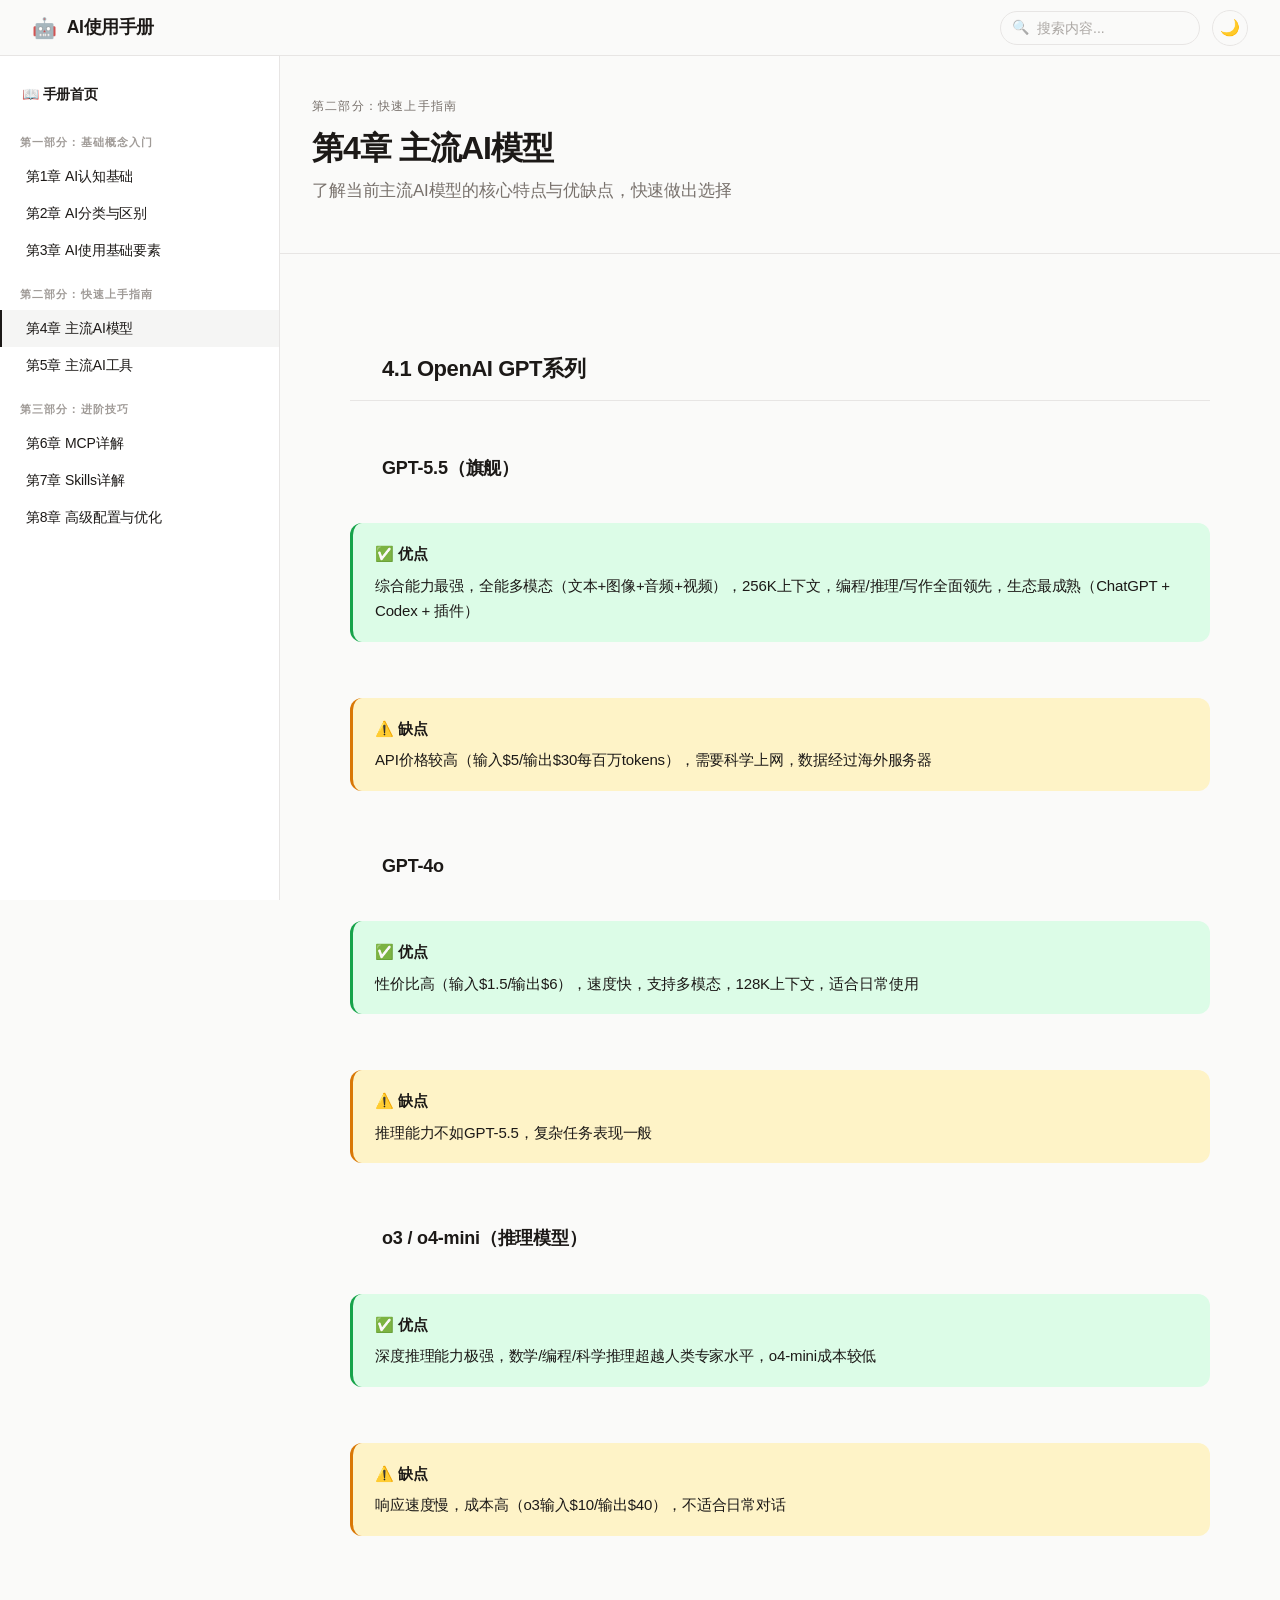
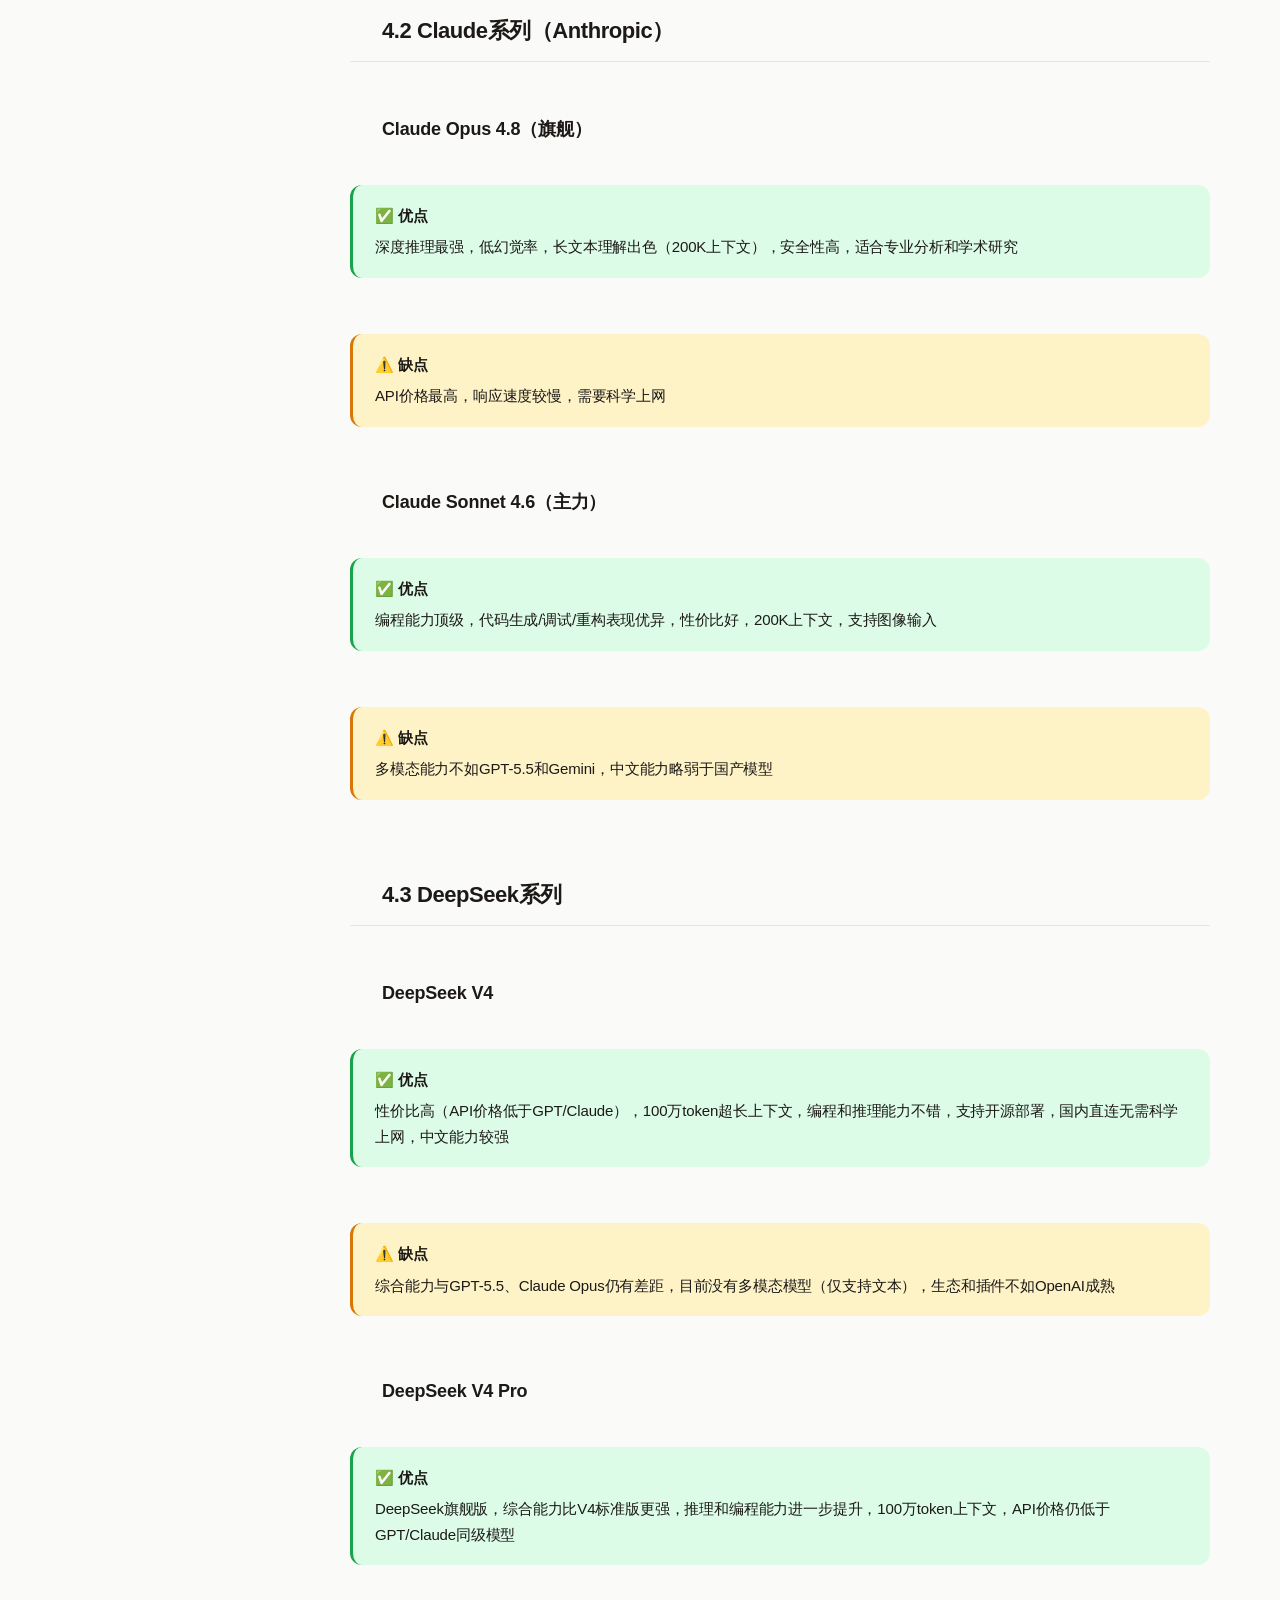
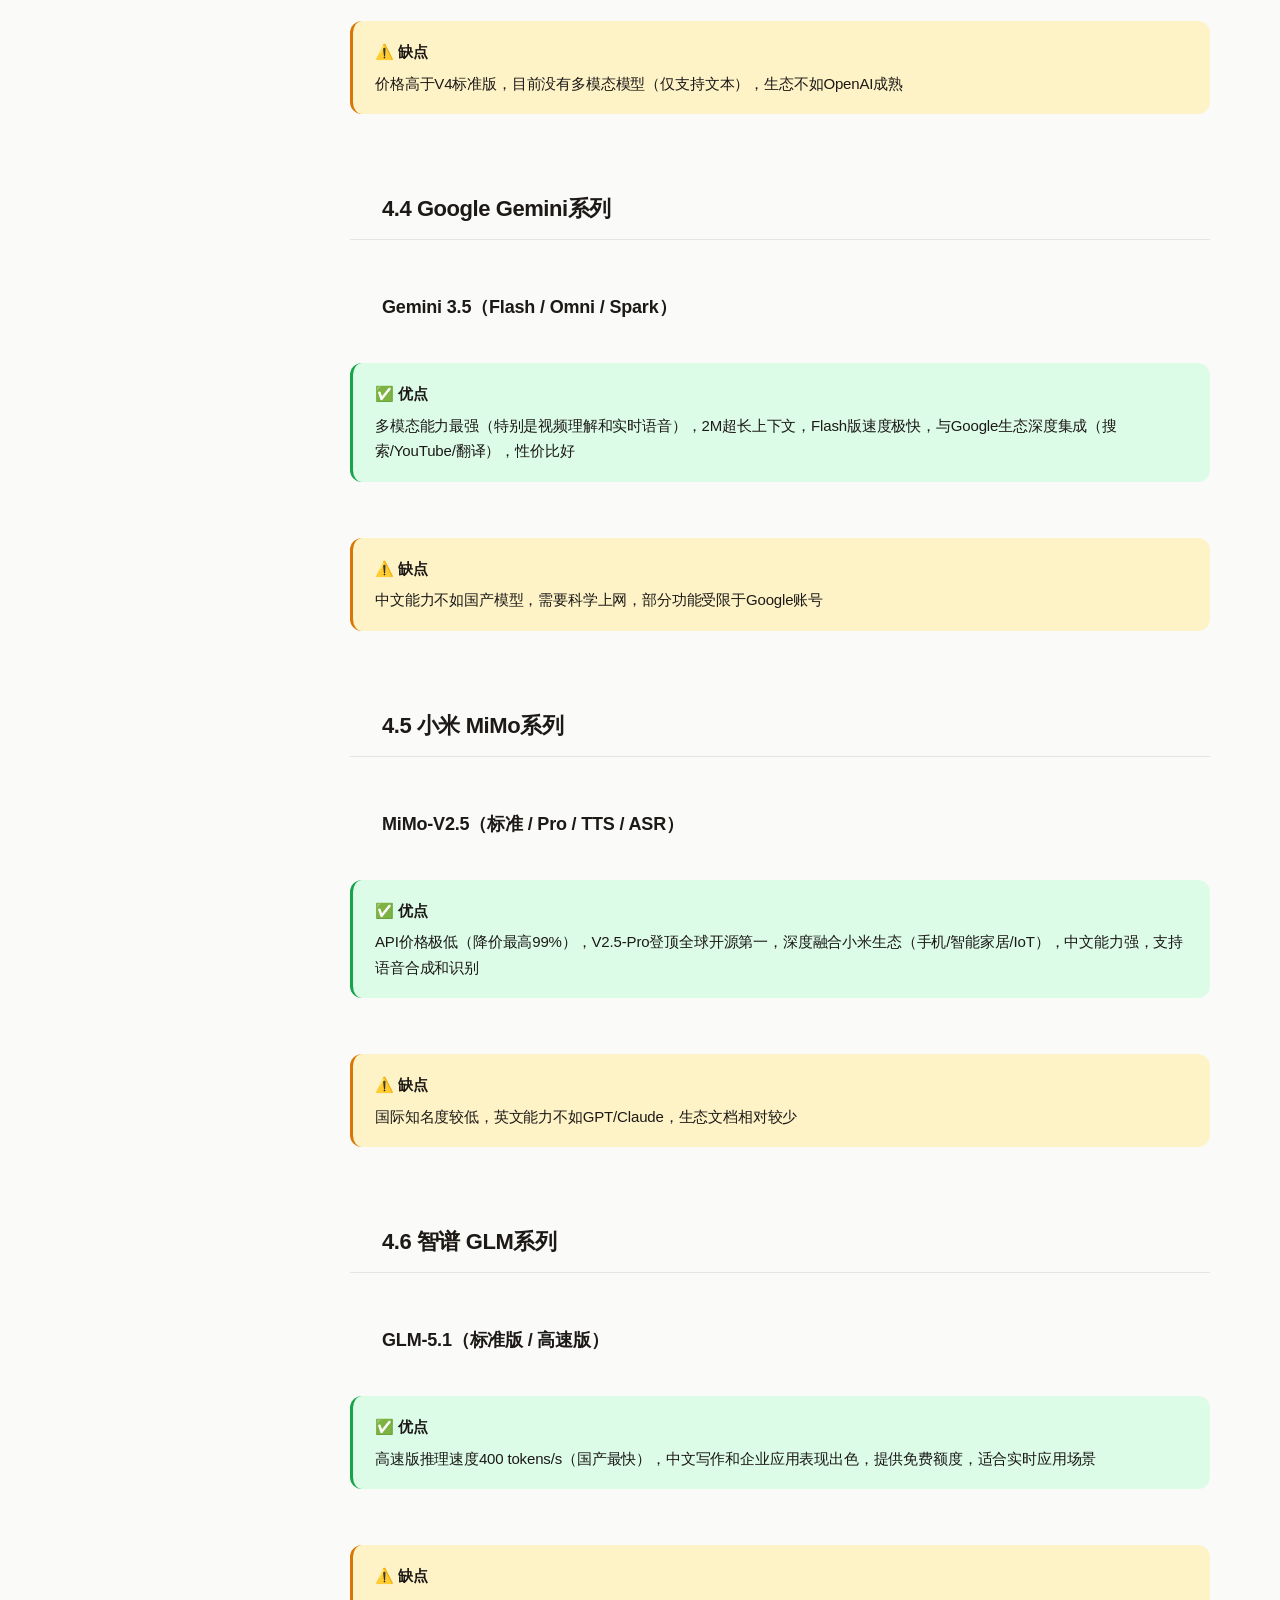
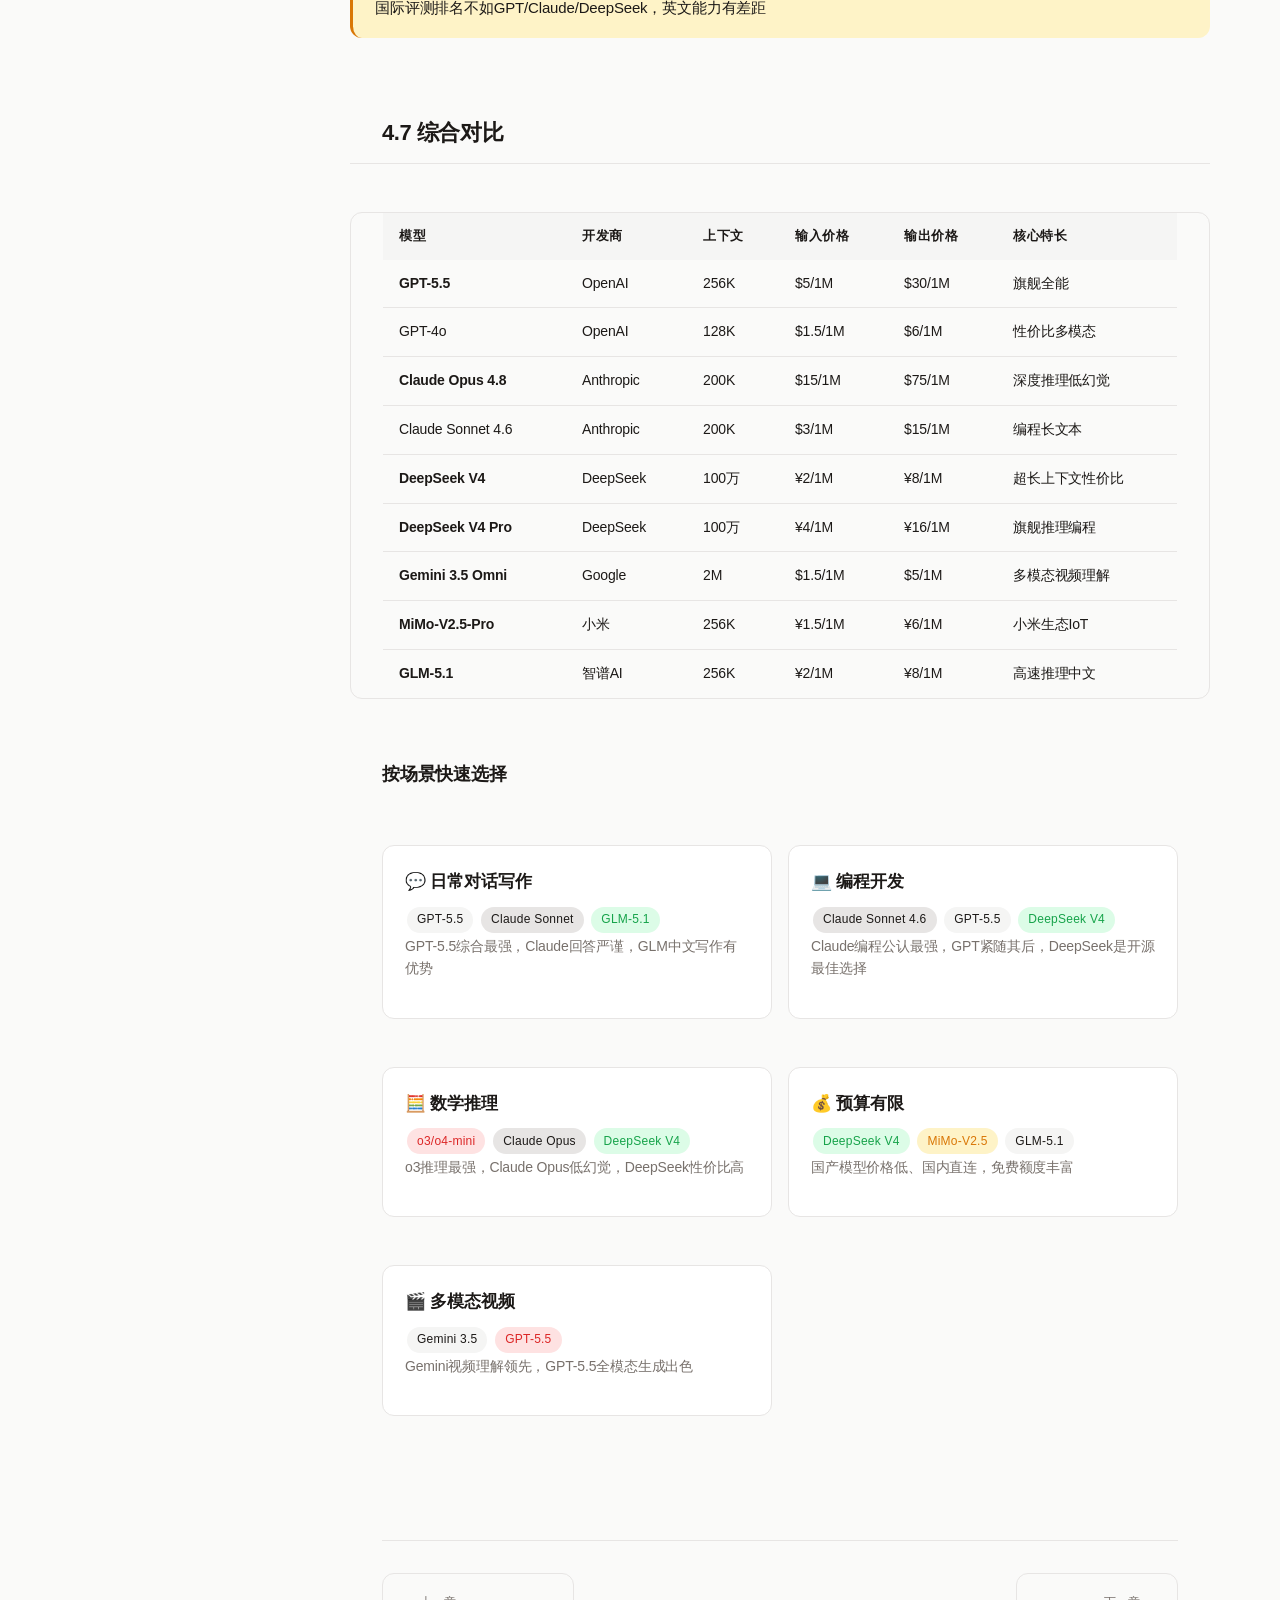
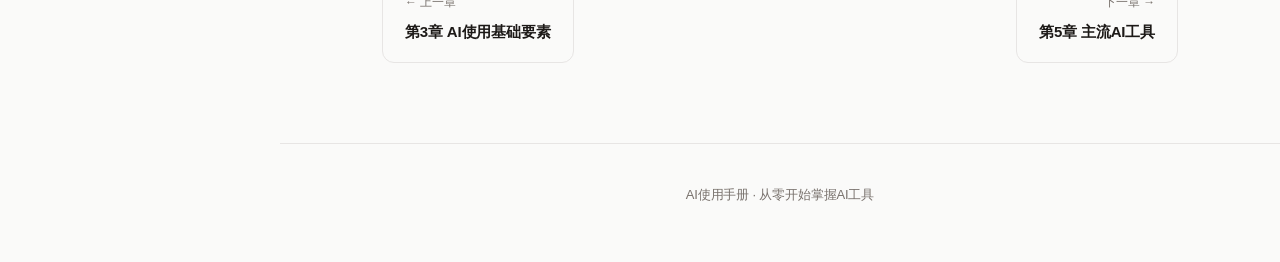
<file: ai-manual/chapter4.html>
<!-- Generated by Trae Work -->
<!DOCTYPE html>
<html lang="zh-CN">
<head>
  <meta charset="UTF-8">
  <meta name="viewport" content="width=device-width, initial-scale=1.0">
  <title>第4章 主流AI模型 - AI使用手册</title>
  <link rel="stylesheet" href="css/style.css">
</head>
<body>
  <header class="site-header">
    <button class="menu-toggle" aria-label="菜单">☰</button>
    <a href="index.html" class="logo">
      <span class="icon">🤖</span>
      <span>AI使用手册</span>
    </a>
    <div class="header-actions">
      <div class="search-box">
        <span class="search-icon">🔍</span>
        <input type="text" placeholder="搜索内容..." aria-label="搜索">
      </div>
      <button class="theme-toggle" aria-label="切换主题">🌙</button>
    </div>
  </header>
  <nav class="sidebar"></nav>
  <div class="sidebar-overlay"></div>
  <main class="main-content">
    <div class="chapter-header">
      <div class="part-label">第二部分：快速上手指南</div>
      <h1>第4章 主流AI模型</h1>
      <p class="subtitle">了解当前主流AI模型的核心特点与优缺点，快速做出选择</p>
    </div>

    <!-- 4.1 OpenAI GPT系列 -->
    <h2>4.1 OpenAI GPT系列</h2>

    <h3>GPT-5.5（旗舰）</h3>
    <div class="tip-box success">
      <div class="tip-title">✅ 优点</div>
      <p>综合能力最强，全能多模态（文本+图像+音频+视频），256K上下文，编程/推理/写作全面领先，生态最成熟（ChatGPT + Codex + 插件）</p>
    </div>
    <div class="tip-box warning">
      <div class="tip-title">⚠️ 缺点</div>
      <p>API价格较高（输入$5/输出$30每百万tokens），需要科学上网，数据经过海外服务器</p>
    </div>

    <h3>GPT-4o</h3>
    <div class="tip-box success">
      <div class="tip-title">✅ 优点</div>
      <p>性价比高（输入$1.5/输出$6），速度快，支持多模态，128K上下文，适合日常使用</p>
    </div>
    <div class="tip-box warning">
      <div class="tip-title">⚠️ 缺点</div>
      <p>推理能力不如GPT-5.5，复杂任务表现一般</p>
    </div>

    <h3>o3 / o4-mini（推理模型）</h3>
    <div class="tip-box success">
      <div class="tip-title">✅ 优点</div>
      <p>深度推理能力极强，数学/编程/科学推理超越人类专家水平，o4-mini成本较低</p>
    </div>
    <div class="tip-box warning">
      <div class="tip-title">⚠️ 缺点</div>
      <p>响应速度慢，成本高（o3输入$10/输出$40），不适合日常对话</p>
    </div>

    <!-- 4.2 Claude系列 -->
    <h2>4.2 Claude系列（Anthropic）</h2>

    <h3>Claude Opus 4.8（旗舰）</h3>
    <div class="tip-box success">
      <div class="tip-title">✅ 优点</div>
      <p>深度推理最强，低幻觉率，长文本理解出色（200K上下文），安全性高，适合专业分析和学术研究</p>
    </div>
    <div class="tip-box warning">
      <div class="tip-title">⚠️ 缺点</div>
      <p>API价格最高，响应速度较慢，需要科学上网</p>
    </div>

    <h3>Claude Sonnet 4.6（主力）</h3>
    <div class="tip-box success">
      <div class="tip-title">✅ 优点</div>
      <p>编程能力顶级，代码生成/调试/重构表现优异，性价比好，200K上下文，支持图像输入</p>
    </div>
    <div class="tip-box warning">
      <div class="tip-title">⚠️ 缺点</div>
      <p>多模态能力不如GPT-5.5和Gemini，中文能力略弱于国产模型</p>
    </div>

    <!-- 4.3 DeepSeek -->
    <h2>4.3 DeepSeek系列</h2>

    <h3>DeepSeek V4</h3>
    <div class="tip-box success">
      <div class="tip-title">✅ 优点</div>
      <p>性价比高（API价格低于GPT/Claude），100万token超长上下文，编程和推理能力不错，支持开源部署，国内直连无需科学上网，中文能力较强</p>
    </div>
    <div class="tip-box warning">
      <div class="tip-title">⚠️ 缺点</div>
      <p>综合能力与GPT-5.5、Claude Opus仍有差距，目前没有多模态模型（仅支持文本），生态和插件不如OpenAI成熟</p>
    </div>

    <h3>DeepSeek V4 Pro</h3>
    <div class="tip-box success">
      <div class="tip-title">✅ 优点</div>
      <p>DeepSeek旗舰版，综合能力比V4标准版更强，推理和编程能力进一步提升，100万token上下文，API价格仍低于GPT/Claude同级模型</p>
    </div>
    <div class="tip-box warning">
      <div class="tip-title">⚠️ 缺点</div>
      <p>价格高于V4标准版，目前没有多模态模型（仅支持文本），生态不如OpenAI成熟</p>
    </div>

    <!-- 4.4 Google Gemini -->
    <h2>4.4 Google Gemini系列</h2>

    <h3>Gemini 3.5（Flash / Omni / Spark）</h3>
    <div class="tip-box success">
      <div class="tip-title">✅ 优点</div>
      <p>多模态能力最强（特别是视频理解和实时语音），2M超长上下文，Flash版速度极快，与Google生态深度集成（搜索/YouTube/翻译），性价比好</p>
    </div>
    <div class="tip-box warning">
      <div class="tip-title">⚠️ 缺点</div>
      <p>中文能力不如国产模型，需要科学上网，部分功能受限于Google账号</p>
    </div>

    <!-- 4.5 小米 MiMo -->
    <h2>4.5 小米 MiMo系列</h2>

    <h3>MiMo-V2.5（标准 / Pro / TTS / ASR）</h3>
    <div class="tip-box success">
      <div class="tip-title">✅ 优点</div>
      <p>API价格极低（降价最高99%），V2.5-Pro登顶全球开源第一，深度融合小米生态（手机/智能家居/IoT），中文能力强，支持语音合成和识别</p>
    </div>
    <div class="tip-box warning">
      <div class="tip-title">⚠️ 缺点</div>
      <p>国际知名度较低，英文能力不如GPT/Claude，生态文档相对较少</p>
    </div>

    <!-- 4.6 智谱 GLM -->
    <h2>4.6 智谱 GLM系列</h2>

    <h3>GLM-5.1（标准版 / 高速版）</h3>
    <div class="tip-box success">
      <div class="tip-title">✅ 优点</div>
      <p>高速版推理速度400 tokens/s（国产最快），中文写作和企业应用表现出色，提供免费额度，适合实时应用场景</p>
    </div>
    <div class="tip-box warning">
      <div class="tip-title">⚠️ 缺点</div>
      <p>国际评测排名不如GPT/Claude/DeepSeek，英文能力有差距</p>
    </div>

    <!-- 4.7 综合对比 -->
    <h2>4.7 综合对比</h2>

    <div class="table-wrap">
      <table>
        <thead>
          <tr>
            <th>模型</th>
            <th>开发商</th>
            <th>上下文</th>
            <th>输入价格</th>
            <th>输出价格</th>
            <th>核心特长</th>
          </tr>
        </thead>
        <tbody>
          <tr>
            <td><strong>GPT-5.5</strong></td>
            <td>OpenAI</td>
            <td>256K</td>
            <td>$5/1M</td>
            <td>$30/1M</td>
            <td>旗舰全能</td>
          </tr>
          <tr>
            <td>GPT-4o</td>
            <td>OpenAI</td>
            <td>128K</td>
            <td>$1.5/1M</td>
            <td>$6/1M</td>
            <td>性价比多模态</td>
          </tr>
          <tr>
            <td><strong>Claude Opus 4.8</strong></td>
            <td>Anthropic</td>
            <td>200K</td>
            <td>$15/1M</td>
            <td>$75/1M</td>
            <td>深度推理低幻觉</td>
          </tr>
          <tr>
            <td>Claude Sonnet 4.6</td>
            <td>Anthropic</td>
            <td>200K</td>
            <td>$3/1M</td>
            <td>$15/1M</td>
            <td>编程长文本</td>
          </tr>
          <tr>
            <td><strong>DeepSeek V4</strong></td>
            <td>DeepSeek</td>
            <td>100万</td>
            <td>¥2/1M</td>
            <td>¥8/1M</td>
            <td>超长上下文性价比</td>
          </tr>
          <tr>
            <td><strong>DeepSeek V4 Pro</strong></td>
            <td>DeepSeek</td>
            <td>100万</td>
            <td>¥4/1M</td>
            <td>¥16/1M</td>
            <td>旗舰推理编程</td>
          </tr>
          <tr>
            <td><strong>Gemini 3.5 Omni</strong></td>
            <td>Google</td>
            <td>2M</td>
            <td>$1.5/1M</td>
            <td>$5/1M</td>
            <td>多模态视频理解</td>
          </tr>
          <tr>
            <td><strong>MiMo-V2.5-Pro</strong></td>
            <td>小米</td>
            <td>256K</td>
            <td>¥1.5/1M</td>
            <td>¥6/1M</td>
            <td>小米生态IoT</td>
          </tr>
          <tr>
            <td><strong>GLM-5.1</strong></td>
            <td>智谱AI</td>
            <td>256K</td>
            <td>¥2/1M</td>
            <td>¥8/1M</td>
            <td>高速推理中文</td>
          </tr>
        </tbody>
      </table>
    </div>

    <h3>按场景快速选择</h3>
    <div class="card-grid">
      <div class="card">
        <div class="card-title">💬 日常对话写作</div>
        <div class="card-desc">
          <span class="tag blue">GPT-5.5</span> <span class="tag purple">Claude Sonnet</span> <span class="tag green">GLM-5.1</span>
          <p>GPT-5.5综合最强，Claude回答严谨，GLM中文写作有优势</p>
        </div>
      </div>
      <div class="card">
        <div class="card-title">💻 编程开发</div>
        <div class="card-desc">
          <span class="tag purple">Claude Sonnet 4.6</span> <span class="tag blue">GPT-5.5</span> <span class="tag green">DeepSeek V4</span>
          <p>Claude编程公认最强，GPT紧随其后，DeepSeek是开源最佳选择</p>
        </div>
      </div>
      <div class="card">
        <div class="card-title">🧮 数学推理</div>
        <div class="card-desc">
          <span class="tag red">o3/o4-mini</span> <span class="tag purple">Claude Opus</span> <span class="tag green">DeepSeek V4</span>
          <p>o3推理最强，Claude Opus低幻觉，DeepSeek性价比高</p>
        </div>
      </div>
      <div class="card">
        <div class="card-title">💰 预算有限</div>
        <div class="card-desc">
          <span class="tag green">DeepSeek V4</span> <span class="tag yellow">MiMo-V2.5</span> <span class="tag blue">GLM-5.1</span>
          <p>国产模型价格低、国内直连，免费额度丰富</p>
        </div>
      </div>
      <div class="card">
        <div class="card-title">🎬 多模态视频</div>
        <div class="card-desc">
          <span class="tag blue">Gemini 3.5</span> <span class="tag red">GPT-5.5</span>
          <p>Gemini视频理解领先，GPT-5.5全模态生成出色</p>
        </div>
      </div>
    </div>

    <div id="chapter-nav"></div>
  </main>
  <footer class="site-footer">
    <p>AI使用手册 · 从零开始掌握AI工具</p>
  </footer>
  <script src="js/main.js"></script>
</body>
</html>
</file>
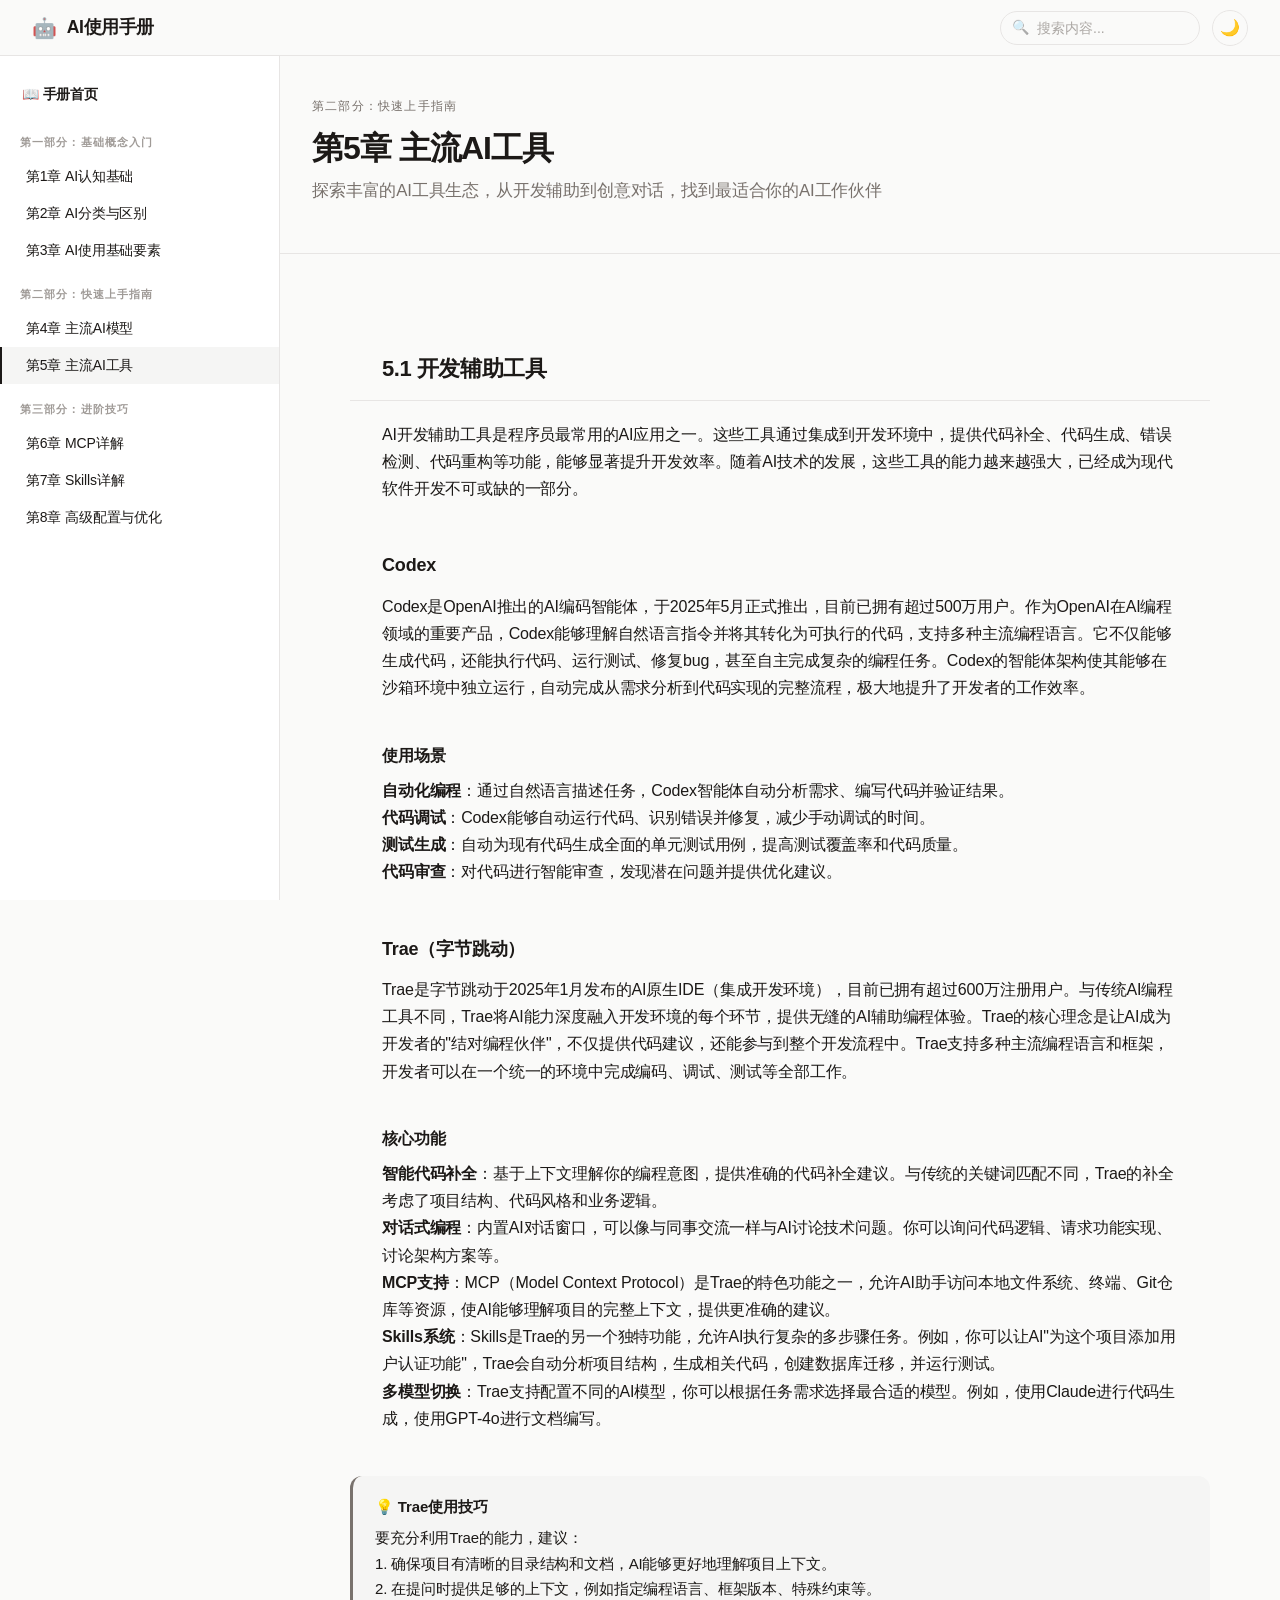
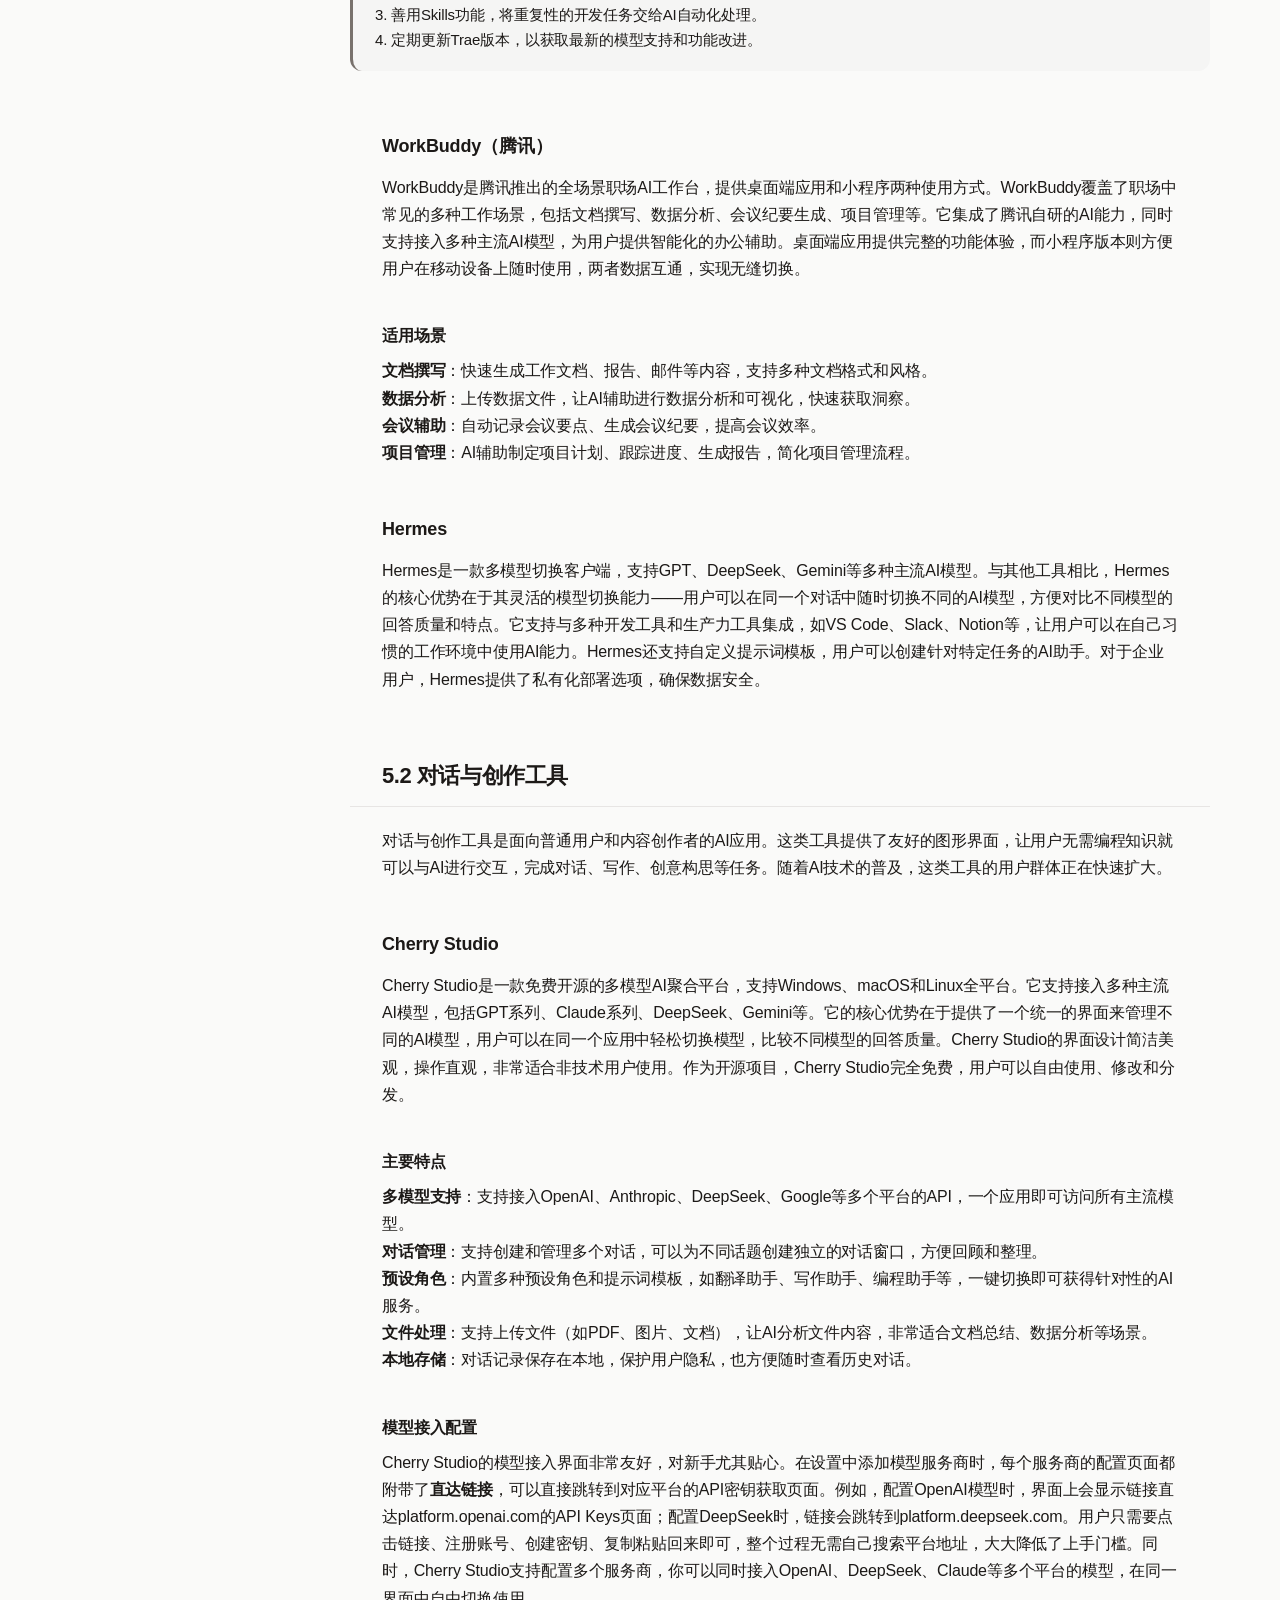
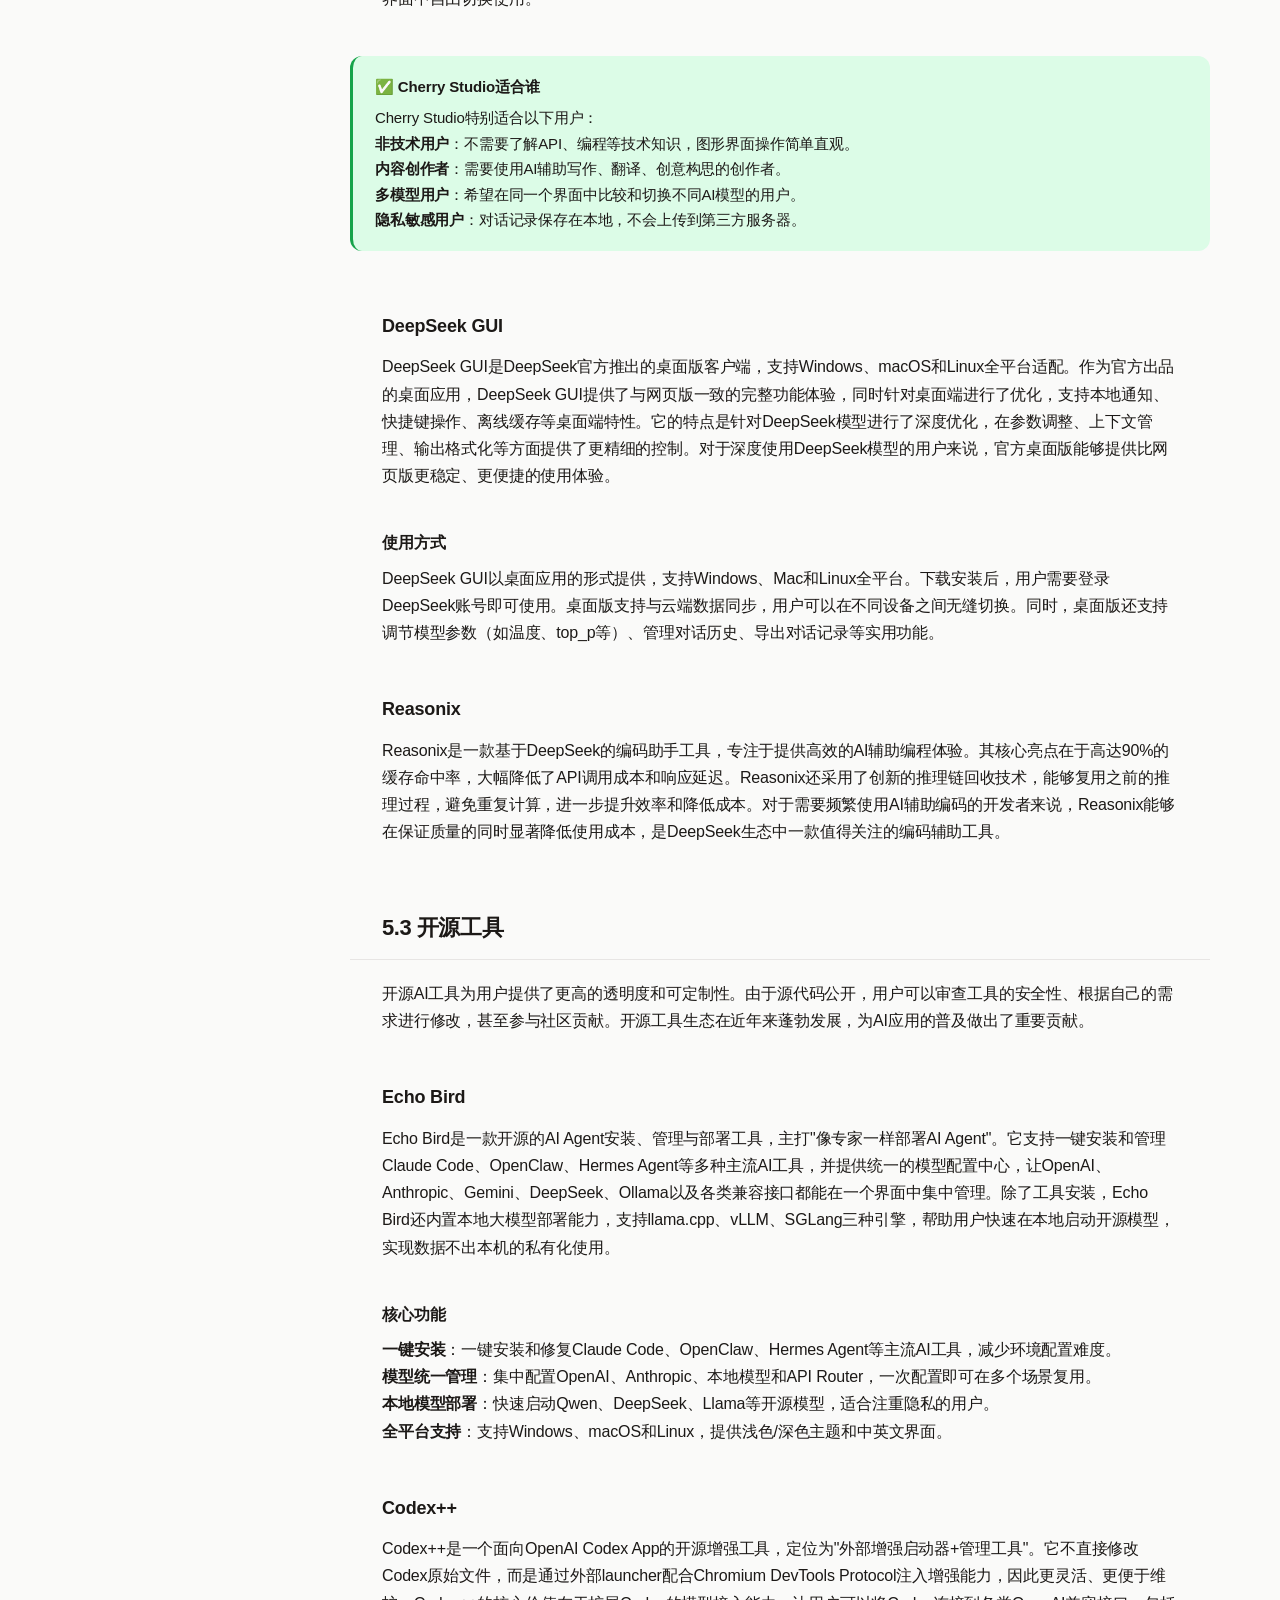
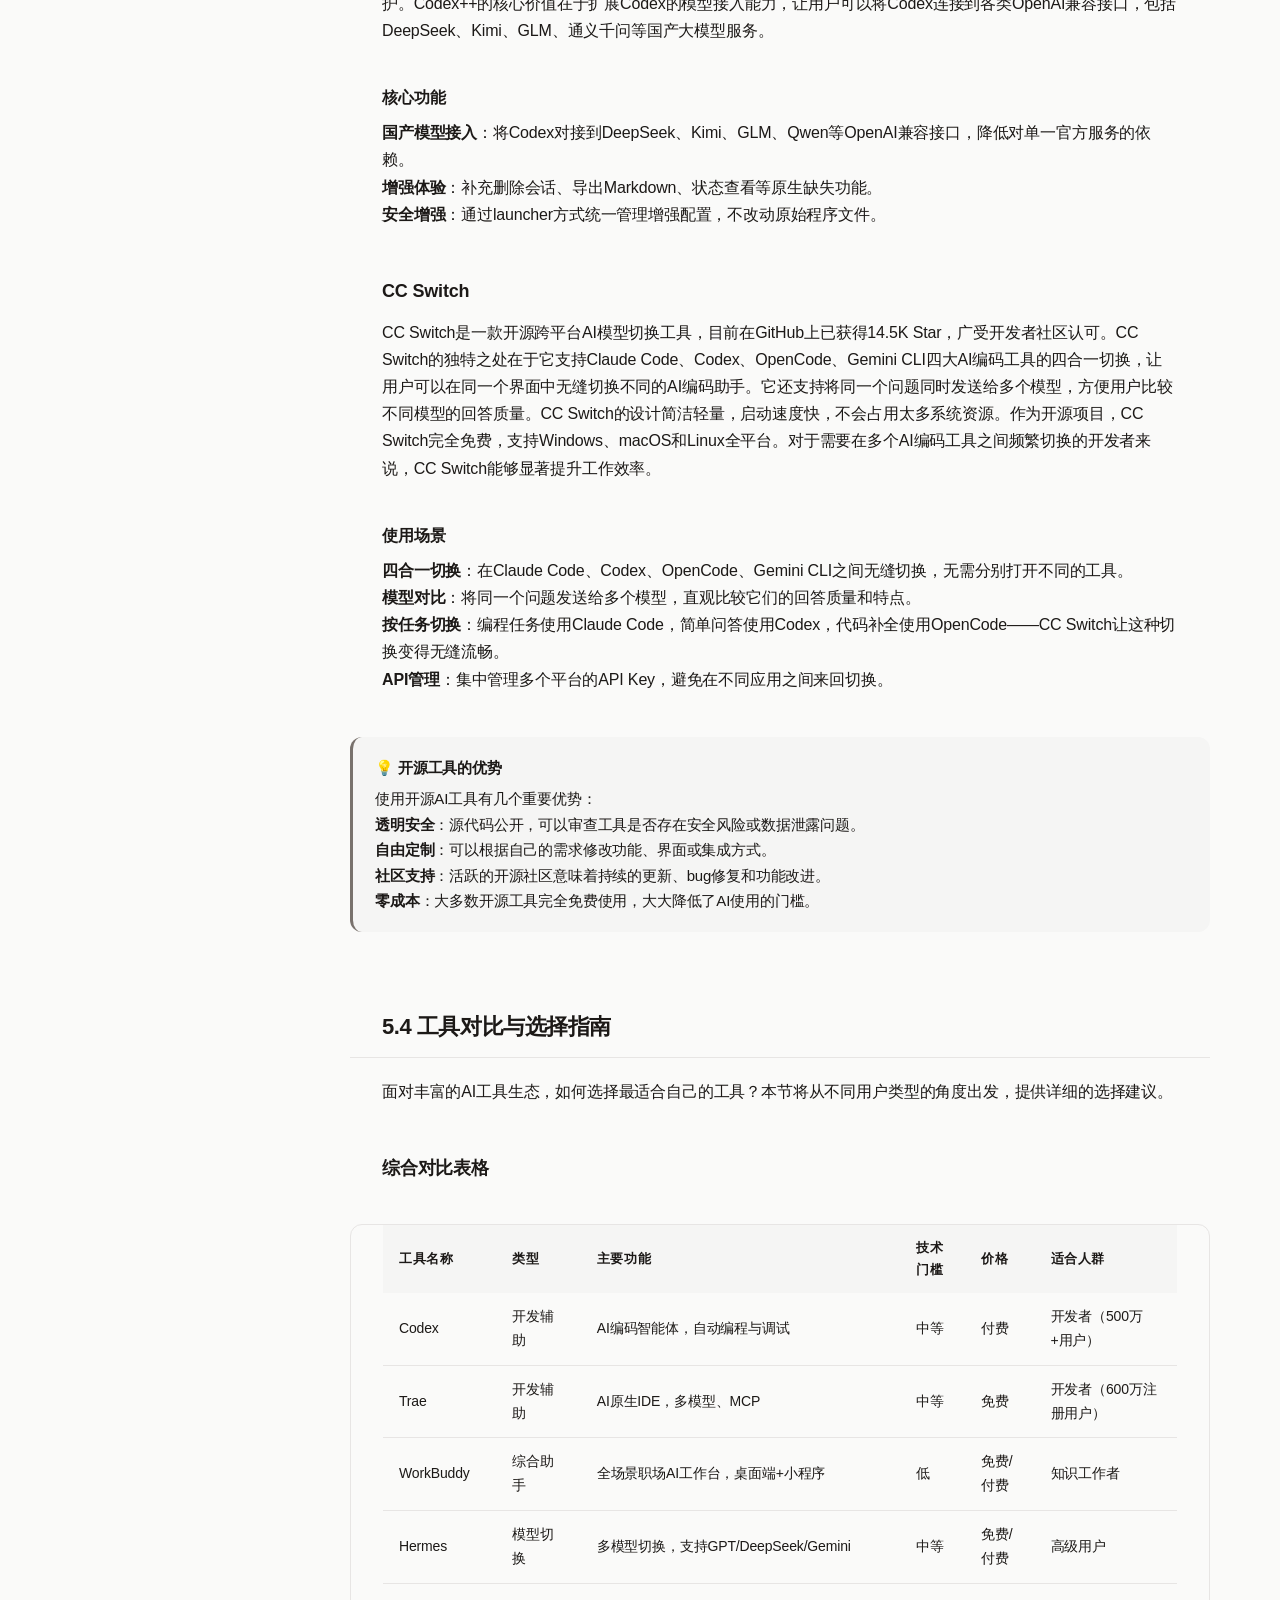
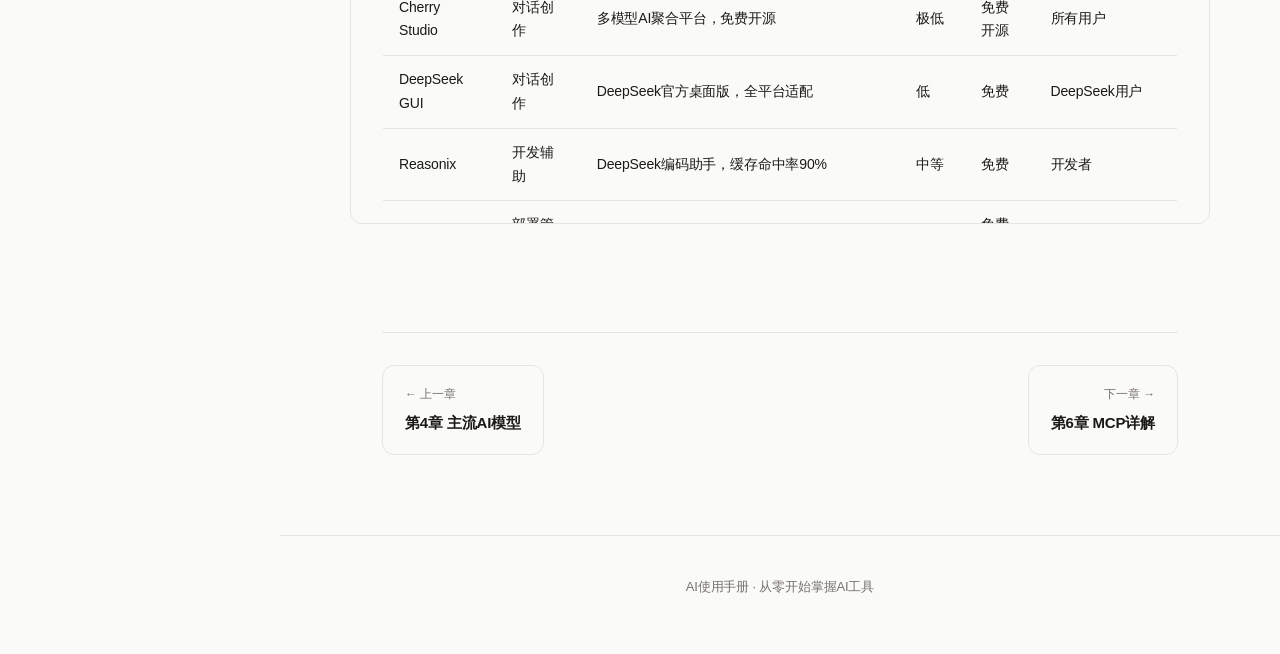
<file: ai-manual/chapter5.html>
<!-- Generated by Trae Work -->
<!DOCTYPE html>
<html lang="zh-CN">
<head>
  <meta charset="UTF-8">
  <meta name="viewport" content="width=device-width, initial-scale=1.0">
  <title>第5章 主流AI工具 - AI使用手册</title>
  <link rel="stylesheet" href="css/style.css">
</head>
<body>
  <header class="site-header">
    <button class="menu-toggle" aria-label="菜单">☰</button>
    <a href="index.html" class="logo">
      <span class="icon">🤖</span>
      <span>AI使用手册</span>
    </a>
    <div class="header-actions">
      <div class="search-box">
        <span class="search-icon">🔍</span>
        <input type="text" placeholder="搜索内容..." aria-label="搜索">
      </div>
      <button class="theme-toggle" aria-label="切换主题">🌙</button>
    </div>
  </header>
  <nav class="sidebar"></nav>
  <div class="sidebar-overlay"></div>
  <main class="main-content">
    <div class="chapter-header">
      <div class="part-label">第二部分：快速上手指南</div>
      <h1>第5章 主流AI工具</h1>
      <p class="subtitle">探索丰富的AI工具生态，从开发辅助到创意对话，找到最适合你的AI工作伙伴</p>
    </div>

    <!-- 5.1 开发辅助工具 -->
    <h2>5.1 开发辅助工具</h2>
    <p>AI开发辅助工具是程序员最常用的AI应用之一。这些工具通过集成到开发环境中，提供代码补全、代码生成、错误检测、代码重构等功能，能够显著提升开发效率。随着AI技术的发展，这些工具的能力越来越强大，已经成为现代软件开发不可或缺的一部分。</p>

    <h3>Codex</h3>
    <p>Codex是OpenAI推出的AI编码智能体，于2025年5月正式推出，目前已拥有超过500万用户。作为OpenAI在AI编程领域的重要产品，Codex能够理解自然语言指令并将其转化为可执行的代码，支持多种主流编程语言。它不仅能够生成代码，还能执行代码、运行测试、修复bug，甚至自主完成复杂的编程任务。Codex的智能体架构使其能够在沙箱环境中独立运行，自动完成从需求分析到代码实现的完整流程，极大地提升了开发者的工作效率。</p>

    <h4>使用场景</h4>
    <p><strong>自动化编程</strong>：通过自然语言描述任务，Codex智能体自动分析需求、编写代码并验证结果。<br>
    <strong>代码调试</strong>：Codex能够自动运行代码、识别错误并修复，减少手动调试的时间。<br>
    <strong>测试生成</strong>：自动为现有代码生成全面的单元测试用例，提高测试覆盖率和代码质量。<br>
    <strong>代码审查</strong>：对代码进行智能审查，发现潜在问题并提供优化建议。</p>

    <h3>Trae（字节跳动）</h3>
    <p>Trae是字节跳动于2025年1月发布的AI原生IDE（集成开发环境），目前已拥有超过600万注册用户。与传统AI编程工具不同，Trae将AI能力深度融入开发环境的每个环节，提供无缝的AI辅助编程体验。Trae的核心理念是让AI成为开发者的"结对编程伙伴"，不仅提供代码建议，还能参与到整个开发流程中。Trae支持多种主流编程语言和框架，开发者可以在一个统一的环境中完成编码、调试、测试等全部工作。</p>

    <h4>核心功能</h4>
    <p><strong>智能代码补全</strong>：基于上下文理解你的编程意图，提供准确的代码补全建议。与传统的关键词匹配不同，Trae的补全考虑了项目结构、代码风格和业务逻辑。<br>
    <strong>对话式编程</strong>：内置AI对话窗口，可以像与同事交流一样与AI讨论技术问题。你可以询问代码逻辑、请求功能实现、讨论架构方案等。<br>
    <strong>MCP支持</strong>：MCP（Model Context Protocol）是Trae的特色功能之一，允许AI助手访问本地文件系统、终端、Git仓库等资源，使AI能够理解项目的完整上下文，提供更准确的建议。<br>
    <strong>Skills系统</strong>：Skills是Trae的另一个独特功能，允许AI执行复杂的多步骤任务。例如，你可以让AI"为这个项目添加用户认证功能"，Trae会自动分析项目结构，生成相关代码，创建数据库迁移，并运行测试。<br>
    <strong>多模型切换</strong>：Trae支持配置不同的AI模型，你可以根据任务需求选择最合适的模型。例如，使用Claude进行代码生成，使用GPT-4o进行文档编写。</p>

    <div class="tip-box info">
      <div class="tip-title">💡 Trae使用技巧</div>
      <p>要充分利用Trae的能力，建议：<br>
      1. 确保项目有清晰的目录结构和文档，AI能够更好地理解项目上下文。<br>
      2. 在提问时提供足够的上下文，例如指定编程语言、框架版本、特殊约束等。<br>
      3. 善用Skills功能，将重复性的开发任务交给AI自动化处理。<br>
      4. 定期更新Trae版本，以获取最新的模型支持和功能改进。</p>
    </div>

    <h3>WorkBuddy（腾讯）</h3>
    <p>WorkBuddy是腾讯推出的全场景职场AI工作台，提供桌面端应用和小程序两种使用方式。WorkBuddy覆盖了职场中常见的多种工作场景，包括文档撰写、数据分析、会议纪要生成、项目管理等。它集成了腾讯自研的AI能力，同时支持接入多种主流AI模型，为用户提供智能化的办公辅助。桌面端应用提供完整的功能体验，而小程序版本则方便用户在移动设备上随时使用，两者数据互通，实现无缝切换。</p>

    <h4>适用场景</h4>
    <p><strong>文档撰写</strong>：快速生成工作文档、报告、邮件等内容，支持多种文档格式和风格。<br>
    <strong>数据分析</strong>：上传数据文件，让AI辅助进行数据分析和可视化，快速获取洞察。<br>
    <strong>会议辅助</strong>：自动记录会议要点、生成会议纪要，提高会议效率。<br>
    <strong>项目管理</strong>：AI辅助制定项目计划、跟踪进度、生成报告，简化项目管理流程。</p>

    <h3>Hermes</h3>
    <p>Hermes是一款多模型切换客户端，支持GPT、DeepSeek、Gemini等多种主流AI模型。与其他工具相比，Hermes的核心优势在于其灵活的模型切换能力——用户可以在同一个对话中随时切换不同的AI模型，方便对比不同模型的回答质量和特点。它支持与多种开发工具和生产力工具集成，如VS Code、Slack、Notion等，让用户可以在自己习惯的工作环境中使用AI能力。Hermes还支持自定义提示词模板，用户可以创建针对特定任务的AI助手。对于企业用户，Hermes提供了私有化部署选项，确保数据安全。</p>

    <!-- 5.2 对话与创作工具 -->
    <h2>5.2 对话与创作工具</h2>
    <p>对话与创作工具是面向普通用户和内容创作者的AI应用。这类工具提供了友好的图形界面，让用户无需编程知识就可以与AI进行交互，完成对话、写作、创意构思等任务。随着AI技术的普及，这类工具的用户群体正在快速扩大。</p>

    <h3>Cherry Studio</h3>
    <p>Cherry Studio是一款免费开源的多模型AI聚合平台，支持Windows、macOS和Linux全平台。它支持接入多种主流AI模型，包括GPT系列、Claude系列、DeepSeek、Gemini等。它的核心优势在于提供了一个统一的界面来管理不同的AI模型，用户可以在同一个应用中轻松切换模型，比较不同模型的回答质量。Cherry Studio的界面设计简洁美观，操作直观，非常适合非技术用户使用。作为开源项目，Cherry Studio完全免费，用户可以自由使用、修改和分发。</p>

    <h4>主要特点</h4>
    <p><strong>多模型支持</strong>：支持接入OpenAI、Anthropic、DeepSeek、Google等多个平台的API，一个应用即可访问所有主流模型。<br>
    <strong>对话管理</strong>：支持创建和管理多个对话，可以为不同话题创建独立的对话窗口，方便回顾和整理。<br>
    <strong>预设角色</strong>：内置多种预设角色和提示词模板，如翻译助手、写作助手、编程助手等，一键切换即可获得针对性的AI服务。<br>
    <strong>文件处理</strong>：支持上传文件（如PDF、图片、文档），让AI分析文件内容，非常适合文档总结、数据分析等场景。<br>
    <strong>本地存储</strong>：对话记录保存在本地，保护用户隐私，也方便随时查看历史对话。</p>

    <h4>模型接入配置</h4>
    <p>Cherry Studio的模型接入界面非常友好，对新手尤其贴心。在设置中添加模型服务商时，每个服务商的配置页面都附带了<strong>直达链接</strong>，可以直接跳转到对应平台的API密钥获取页面。例如，配置OpenAI模型时，界面上会显示链接直达platform.openai.com的API Keys页面；配置DeepSeek时，链接会跳转到platform.deepseek.com。用户只需要点击链接、注册账号、创建密钥、复制粘贴回来即可，整个过程无需自己搜索平台地址，大大降低了上手门槛。同时，Cherry Studio支持配置多个服务商，你可以同时接入OpenAI、DeepSeek、Claude等多个平台的模型，在同一界面中自由切换使用。</p>

    <div class="tip-box success">
      <div class="tip-title">✅ Cherry Studio适合谁</div>
      <p>Cherry Studio特别适合以下用户：<br>
      <strong>非技术用户</strong>：不需要了解API、编程等技术知识，图形界面操作简单直观。<br>
      <strong>内容创作者</strong>：需要使用AI辅助写作、翻译、创意构思的创作者。<br>
      <strong>多模型用户</strong>：希望在同一个界面中比较和切换不同AI模型的用户。<br>
      <strong>隐私敏感用户</strong>：对话记录保存在本地，不会上传到第三方服务器。</p>
    </div>

    <h3>DeepSeek GUI</h3>
    <p>DeepSeek GUI是DeepSeek官方推出的桌面版客户端，支持Windows、macOS和Linux全平台适配。作为官方出品的桌面应用，DeepSeek GUI提供了与网页版一致的完整功能体验，同时针对桌面端进行了优化，支持本地通知、快捷键操作、离线缓存等桌面端特性。它的特点是针对DeepSeek模型进行了深度优化，在参数调整、上下文管理、输出格式化等方面提供了更精细的控制。对于深度使用DeepSeek模型的用户来说，官方桌面版能够提供比网页版更稳定、更便捷的使用体验。</p>

    <h4>使用方式</h4>
    <p>DeepSeek GUI以桌面应用的形式提供，支持Windows、Mac和Linux全平台。下载安装后，用户需要登录DeepSeek账号即可使用。桌面版支持与云端数据同步，用户可以在不同设备之间无缝切换。同时，桌面版还支持调节模型参数（如温度、top_p等）、管理对话历史、导出对话记录等实用功能。</p>

    <h3>Reasonix</h3>
    <p>Reasonix是一款基于DeepSeek的编码助手工具，专注于提供高效的AI辅助编程体验。其核心亮点在于高达90%的缓存命中率，大幅降低了API调用成本和响应延迟。Reasonix还采用了创新的推理链回收技术，能够复用之前的推理过程，避免重复计算，进一步提升效率和降低成本。对于需要频繁使用AI辅助编码的开发者来说，Reasonix能够在保证质量的同时显著降低使用成本，是DeepSeek生态中一款值得关注的编码辅助工具。</p>

    <!-- 5.3 开源工具 -->
    <h2>5.3 开源工具</h2>
    <p>开源AI工具为用户提供了更高的透明度和可定制性。由于源代码公开，用户可以审查工具的安全性、根据自己的需求进行修改，甚至参与社区贡献。开源工具生态在近年来蓬勃发展，为AI应用的普及做出了重要贡献。</p>

    <h3>Echo Bird</h3>
    <p>Echo Bird是一款开源的AI Agent安装、管理与部署工具，主打"像专家一样部署AI Agent"。它支持一键安装和管理Claude Code、OpenClaw、Hermes Agent等多种主流AI工具，并提供统一的模型配置中心，让OpenAI、Anthropic、Gemini、DeepSeek、Ollama以及各类兼容接口都能在一个界面中集中管理。除了工具安装，Echo Bird还内置本地大模型部署能力，支持llama.cpp、vLLM、SGLang三种引擎，帮助用户快速在本地启动开源模型，实现数据不出本机的私有化使用。</p>

    <h4>核心功能</h4>
    <p><strong>一键安装</strong>：一键安装和修复Claude Code、OpenClaw、Hermes Agent等主流AI工具，减少环境配置难度。<br>
    <strong>模型统一管理</strong>：集中配置OpenAI、Anthropic、本地模型和API Router，一次配置即可在多个场景复用。<br>
    <strong>本地模型部署</strong>：快速启动Qwen、DeepSeek、Llama等开源模型，适合注重隐私的用户。<br>
    <strong>全平台支持</strong>：支持Windows、macOS和Linux，提供浅色/深色主题和中英文界面。</p>

    <h3>Codex++</h3>
    <p>Codex++是一个面向OpenAI Codex App的开源增强工具，定位为"外部增强启动器+管理工具"。它不直接修改Codex原始文件，而是通过外部launcher配合Chromium DevTools Protocol注入增强能力，因此更灵活、更便于维护。Codex++的核心价值在于扩展Codex的模型接入能力，让用户可以将Codex连接到各类OpenAI兼容接口，包括DeepSeek、Kimi、GLM、通义千问等国产大模型服务。</p>

    <h4>核心功能</h4>
    <p><strong>国产模型接入</strong>：将Codex对接到DeepSeek、Kimi、GLM、Qwen等OpenAI兼容接口，降低对单一官方服务的依赖。<br>
    <strong>增强体验</strong>：补充删除会话、导出Markdown、状态查看等原生缺失功能。<br>
    <strong>安全增强</strong>：通过launcher方式统一管理增强配置，不改动原始程序文件。</p>

    <h3>CC Switch</h3>
    <p>CC Switch是一款开源跨平台AI模型切换工具，目前在GitHub上已获得14.5K Star，广受开发者社区认可。CC Switch的独特之处在于它支持Claude Code、Codex、OpenCode、Gemini CLI四大AI编码工具的四合一切换，让用户可以在同一个界面中无缝切换不同的AI编码助手。它还支持将同一个问题同时发送给多个模型，方便用户比较不同模型的回答质量。CC Switch的设计简洁轻量，启动速度快，不会占用太多系统资源。作为开源项目，CC Switch完全免费，支持Windows、macOS和Linux全平台。对于需要在多个AI编码工具之间频繁切换的开发者来说，CC Switch能够显著提升工作效率。</p>

    <h4>使用场景</h4>
    <p><strong>四合一切换</strong>：在Claude Code、Codex、OpenCode、Gemini CLI之间无缝切换，无需分别打开不同的工具。<br>
    <strong>模型对比</strong>：将同一个问题发送给多个模型，直观比较它们的回答质量和特点。<br>
    <strong>按任务切换</strong>：编程任务使用Claude Code，简单问答使用Codex，代码补全使用OpenCode——CC Switch让这种切换变得无缝流畅。<br>
    <strong>API管理</strong>：集中管理多个平台的API Key，避免在不同应用之间来回切换。</p>

    <div class="tip-box info">
      <div class="tip-title">💡 开源工具的优势</div>
      <p>使用开源AI工具有几个重要优势：<br>
      <strong>透明安全</strong>：源代码公开，可以审查工具是否存在安全风险或数据泄露问题。<br>
      <strong>自由定制</strong>：可以根据自己的需求修改功能、界面或集成方式。<br>
      <strong>社区支持</strong>：活跃的开源社区意味着持续的更新、bug修复和功能改进。<br>
      <strong>零成本</strong>：大多数开源工具完全免费使用，大大降低了AI使用的门槛。</p>
    </div>

    <!-- 5.4 工具对比与选择指南 -->
    <h2>5.4 工具对比与选择指南</h2>
    <p>面对丰富的AI工具生态，如何选择最适合自己的工具？本节将从不同用户类型的角度出发，提供详细的选择建议。</p>

    <h3>综合对比表格</h3>
    <div class="table-wrap">
      <table>
        <thead>
          <tr>
            <th>工具名称</th>
            <th>类型</th>
            <th>主要功能</th>
            <th>技术门槛</th>
            <th>价格</th>
            <th>适合人群</th>
          </tr>
        </thead>
        <tbody>
          <tr>
            <td>Codex</td>
            <td>开发辅助</td>
            <td>AI编码智能体，自动编程与调试</td>
            <td>中等</td>
            <td>付费</td>
            <td>开发者（500万+用户）</td>
          </tr>
          <tr>
            <td>Trae</td>
            <td>开发辅助</td>
            <td>AI原生IDE，多模型、MCP</td>
            <td>中等</td>
            <td>免费</td>
            <td>开发者（600万注册用户）</td>
          </tr>
          <tr>
            <td>WorkBuddy</td>
            <td>综合助手</td>
            <td>全场景职场AI工作台，桌面端+小程序</td>
            <td>低</td>
            <td>免费/付费</td>
            <td>知识工作者</td>
          </tr>
          <tr>
            <td>Hermes</td>
            <td>模型切换</td>
            <td>多模型切换，支持GPT/DeepSeek/Gemini</td>
            <td>中等</td>
            <td>免费/付费</td>
            <td>高级用户</td>
          </tr>
          <tr>
            <td>Cherry Studio</td>
            <td>对话创作</td>
            <td>多模型AI聚合平台，免费开源</td>
            <td>极低</td>
            <td>免费开源</td>
            <td>所有用户</td>
          </tr>
          <tr>
            <td>DeepSeek GUI</td>
            <td>对话创作</td>
            <td>DeepSeek官方桌面版，全平台适配</td>
            <td>低</td>
            <td>免费</td>
            <td>DeepSeek用户</td>
          </tr>
          <tr>
            <td>Reasonix</td>
            <td>开发辅助</td>
            <td>DeepSeek编码助手，缓存命中率90%</td>
            <td>中等</td>
            <td>免费</td>
            <td>开发者</td>
          </tr>
          <tr>
            <td>Echo Bird</td>
            <td>部署管理</td>
            <td>AI Agent安装管理，本地模型部署</td>
            <td>中等</td>
            <td>免费开源</td>
            <td>AI工具用户</td>
          </tr>
          <tr>
            <td>Codex++</td>
            <td>Codex增强</td>
            <td>Codex外部增强，国产模型接入</td>
            <td>中等</td>
            <td>免费开源</td>
            <td>Codex用户</td>
          </tr>
          <tr>
            <td>CC Switch</td>
            <td>模型切换</td>
            <td>开源跨平台，Claude Code/Codex/OpenCode/Gemini CLI四合一</td>
            <td>低</td>
            <td>免费开源</td>
            <td>多模型用户（14.5K Star）</td>
          </tr>
        </tbody>
      </table>
    </div>

    <div id="chapter-nav"></div>
  </main>
  <footer class="site-footer">
    <p>AI使用手册 · 从零开始掌握AI工具</p>
  </footer>
  <script src="js/main.js"></script>
</body>
</html>
</file>
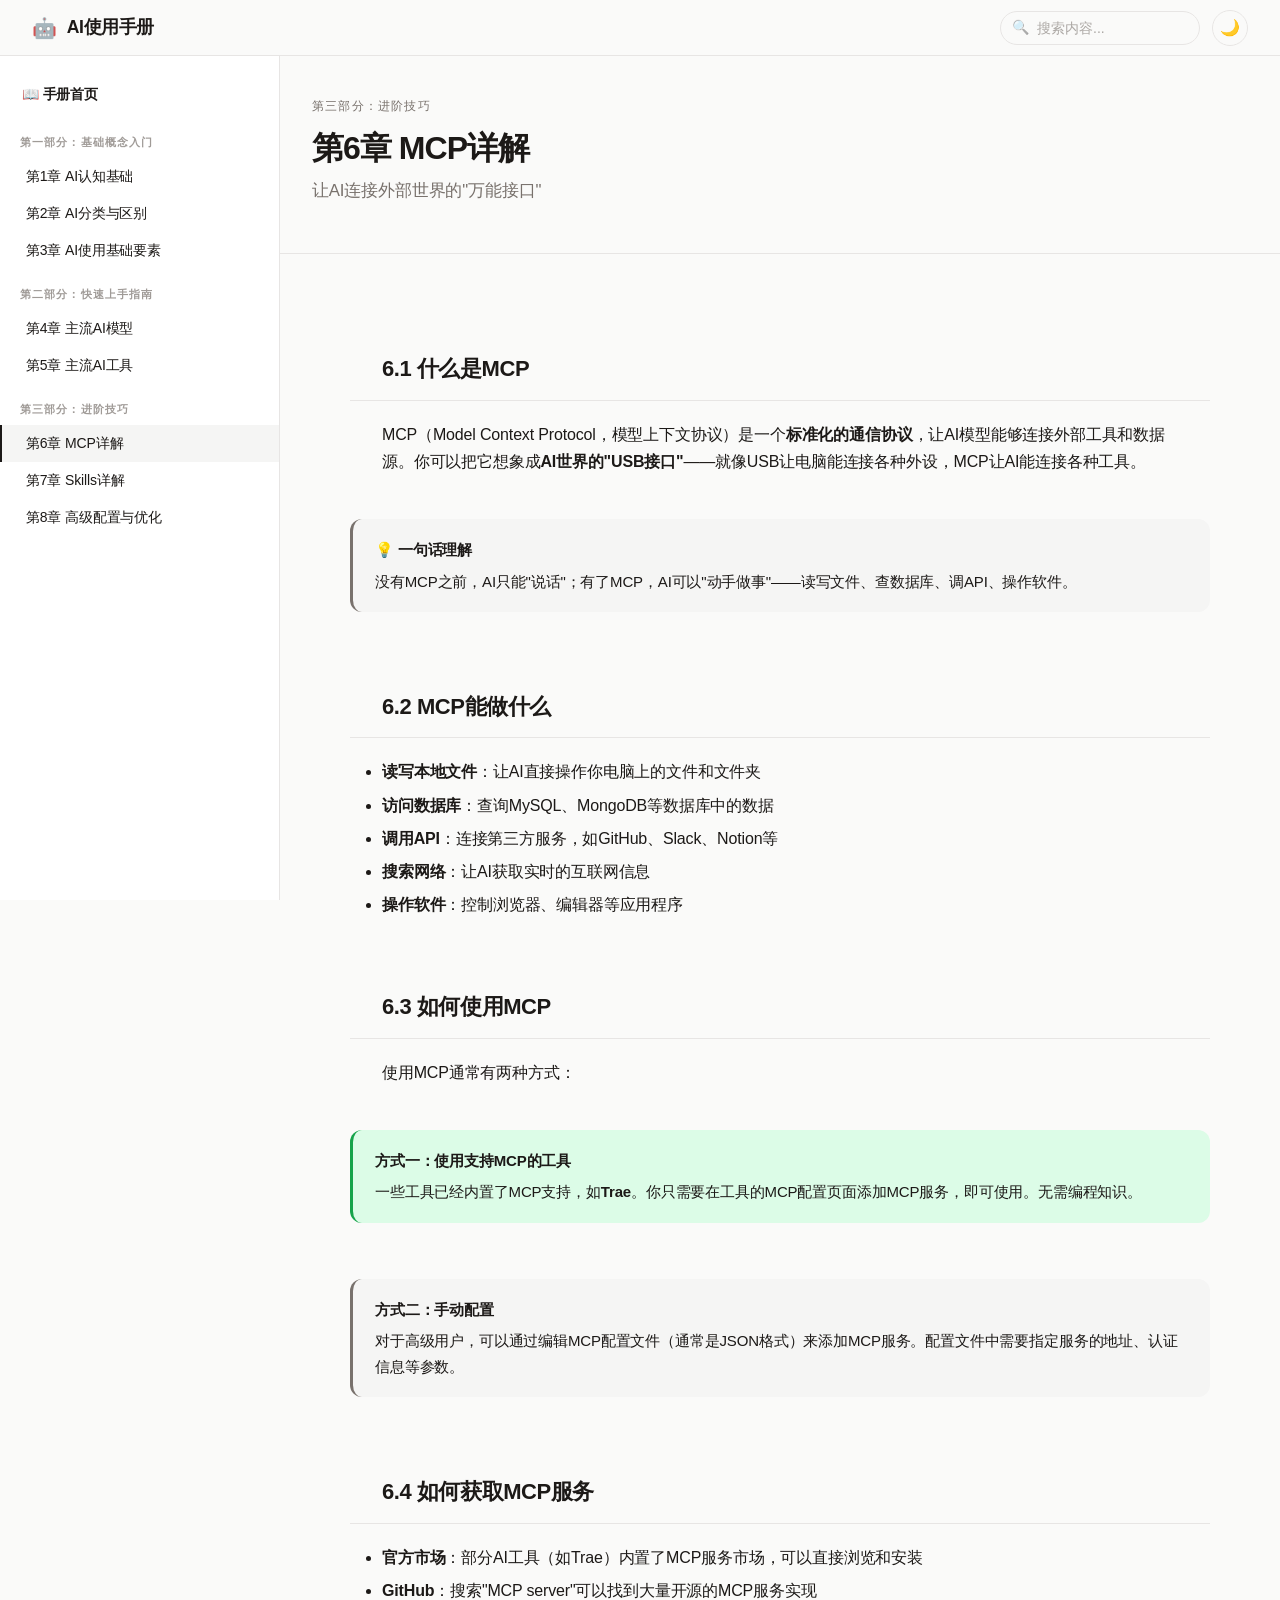
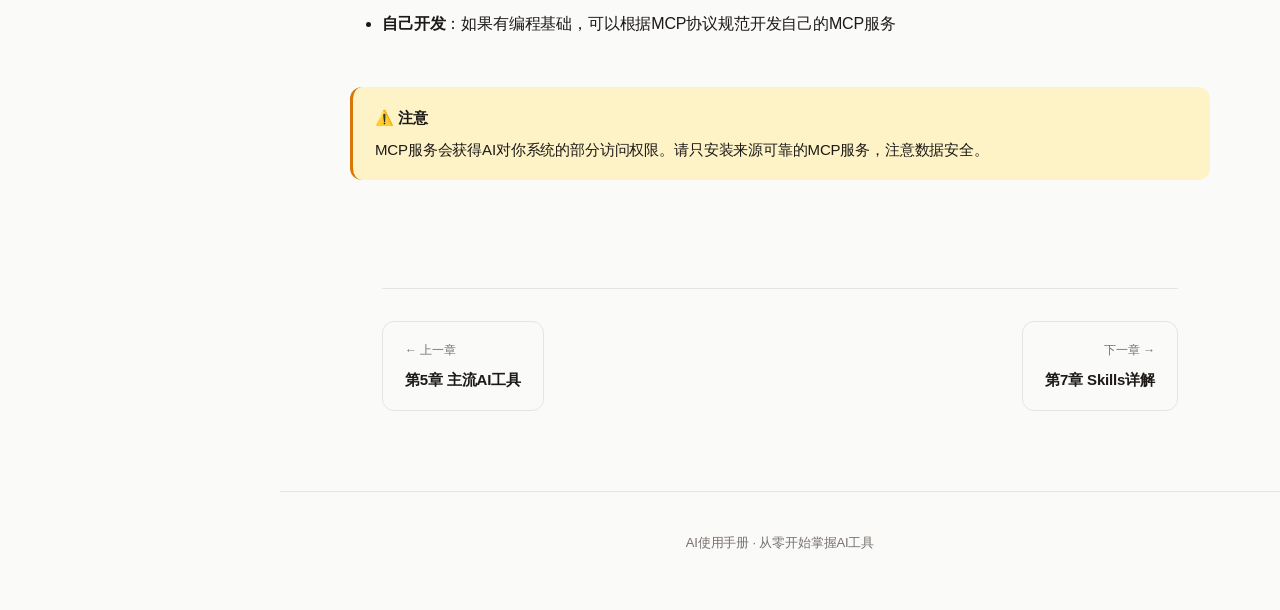
<file: ai-manual/chapter6.html>
<!-- Generated by Trae Work -->
<!DOCTYPE html>
<html lang="zh-CN">
<head>
  <meta charset="UTF-8">
  <meta name="viewport" content="width=device-width, initial-scale=1.0">
  <title>第6章 MCP详解 - AI使用手册</title>
  <link rel="stylesheet" href="css/style.css">
</head>
<body>
  <header class="site-header">
    <button class="menu-toggle" aria-label="菜单">☰</button>
    <a href="index.html" class="logo">
      <span class="icon">🤖</span>
      <span>AI使用手册</span>
    </a>
    <div class="header-actions">
      <div class="search-box">
        <span class="search-icon">🔍</span>
        <input type="text" placeholder="搜索内容..." aria-label="搜索">
      </div>
      <button class="theme-toggle" aria-label="切换主题">🌙</button>
    </div>
  </header>
  <nav class="sidebar"></nav>
  <div class="sidebar-overlay"></div>
  <main class="main-content">
    <div class="chapter-header">
      <div class="part-label">第三部分：进阶技巧</div>
      <h1>第6章 MCP详解</h1>
      <p class="subtitle">让AI连接外部世界的"万能接口"</p>
    </div>

    <!-- 6.1 什么是MCP -->
    <h2 id="section-6-1">6.1 什么是MCP</h2>

    <p>MCP（Model Context Protocol，模型上下文协议）是一个<strong>标准化的通信协议</strong>，让AI模型能够连接外部工具和数据源。你可以把它想象成<strong>AI世界的"USB接口"</strong>——就像USB让电脑能连接各种外设，MCP让AI能连接各种工具。</p>

    <div class="tip-box info">
      <div class="tip-title">💡 一句话理解</div>
      <p>没有MCP之前，AI只能"说话"；有了MCP，AI可以"动手做事"——读写文件、查数据库、调API、操作软件。</p>
    </div>

    <!-- 6.2 MCP能做什么 -->
    <h2 id="section-6-2">6.2 MCP能做什么</h2>

    <ul>
      <li><strong>读写本地文件</strong>：让AI直接操作你电脑上的文件和文件夹</li>
      <li><strong>访问数据库</strong>：查询MySQL、MongoDB等数据库中的数据</li>
      <li><strong>调用API</strong>：连接第三方服务，如GitHub、Slack、Notion等</li>
      <li><strong>搜索网络</strong>：让AI获取实时的互联网信息</li>
      <li><strong>操作软件</strong>：控制浏览器、编辑器等应用程序</li>
    </ul>

    <!-- 6.3 如何使用MCP -->
    <h2 id="section-6-3">6.3 如何使用MCP</h2>

    <p>使用MCP通常有两种方式：</p>

    <div class="tip-box success">
      <div class="tip-title">方式一：使用支持MCP的工具</div>
      <p>一些工具已经内置了MCP支持，如<strong>Trae</strong>。你只需要在工具的MCP配置页面添加MCP服务，即可使用。无需编程知识。</p>
    </div>

    <div class="tip-box info">
      <div class="tip-title">方式二：手动配置</div>
      <p>对于高级用户，可以通过编辑MCP配置文件（通常是JSON格式）来添加MCP服务。配置文件中需要指定服务的地址、认证信息等参数。</p>
    </div>

    <!-- 6.4 如何获取MCP服务 -->
    <h2 id="section-6-4">6.4 如何获取MCP服务</h2>

    <ul>
      <li><strong>官方市场</strong>：部分AI工具（如Trae）内置了MCP服务市场，可以直接浏览和安装</li>
      <li><strong>GitHub</strong>：搜索"MCP server"可以找到大量开源的MCP服务实现</li>
      <li><strong>自己开发</strong>：如果有编程基础，可以根据MCP协议规范开发自己的MCP服务</li>
    </ul>

    <div class="tip-box warning">
      <div class="tip-title">⚠️ 注意</div>
      <p>MCP服务会获得AI对你系统的部分访问权限。请只安装来源可靠的MCP服务，注意数据安全。</p>
    </div>

    <div id="chapter-nav"></div>
  </main>
  <footer class="site-footer">
    <p>AI使用手册 · 从零开始掌握AI工具</p>
  </footer>
  <script src="js/main.js"></script>
</body>
</html>
</file>
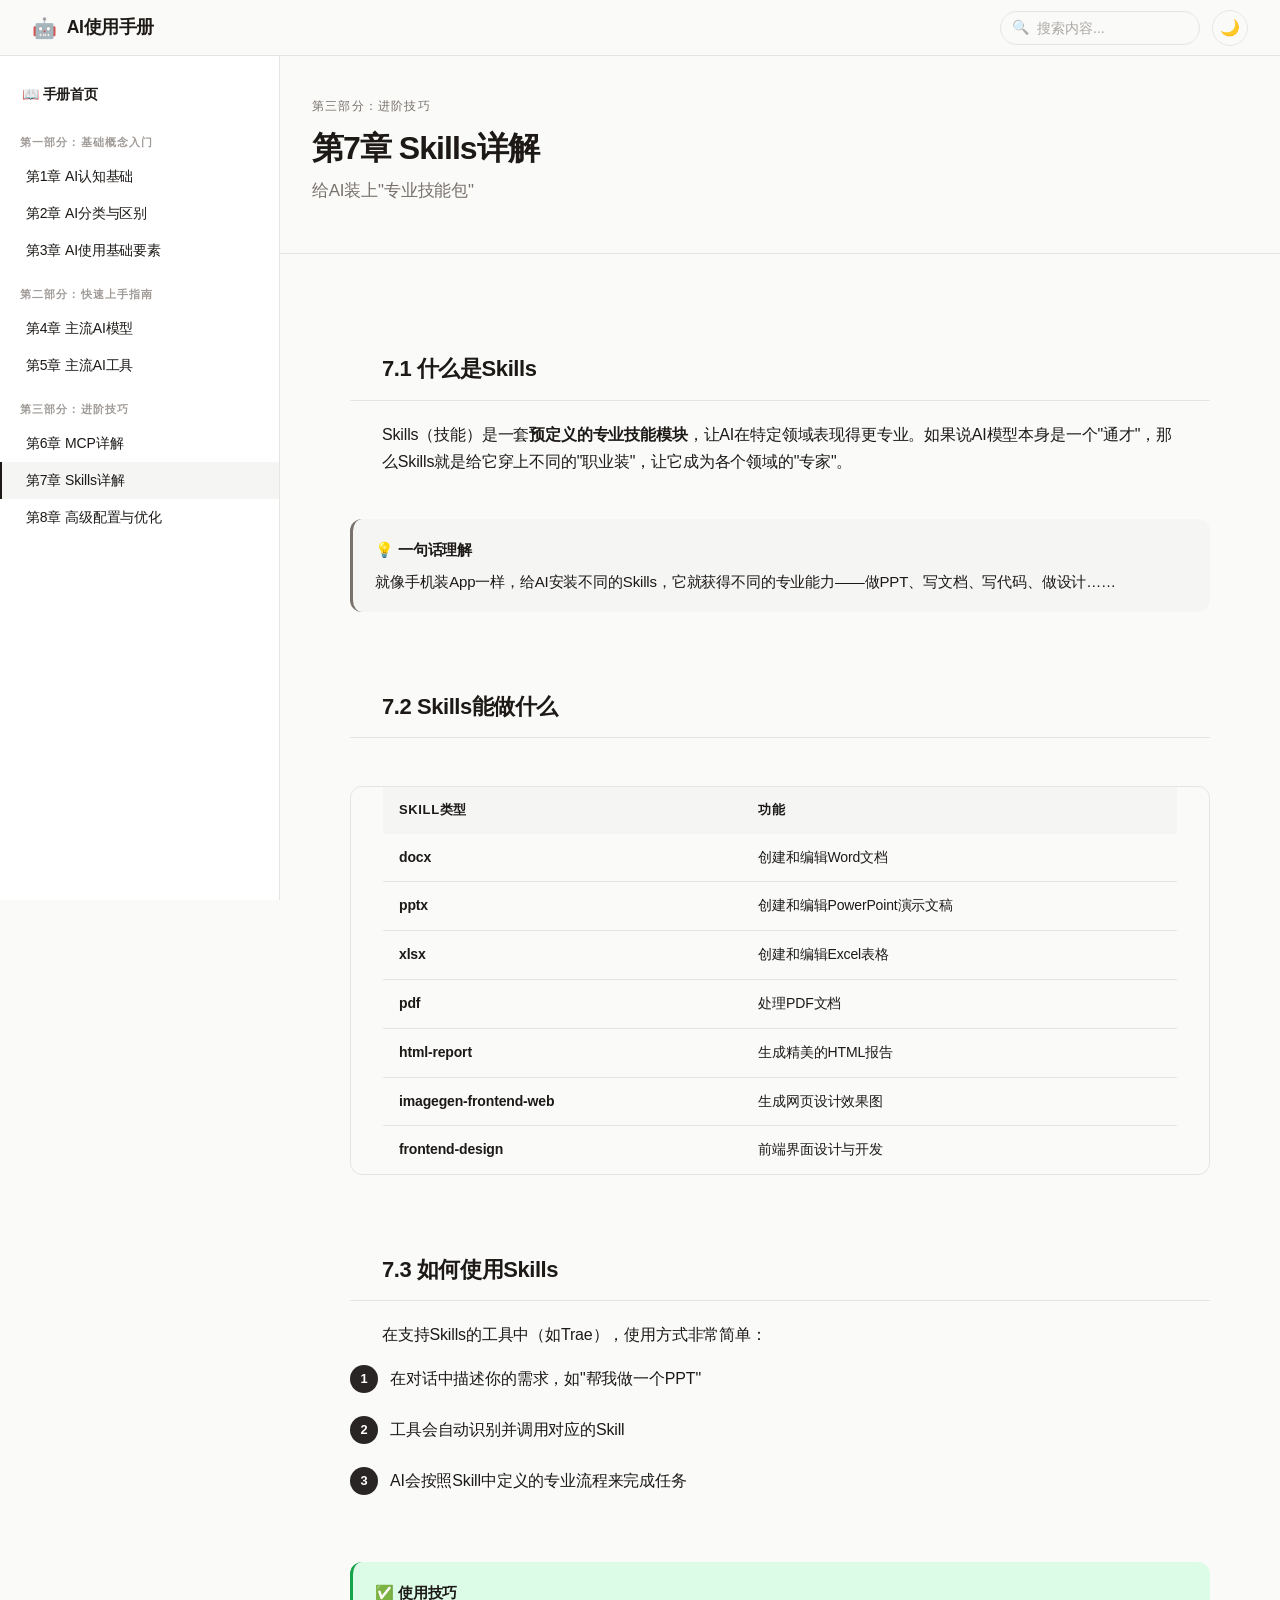
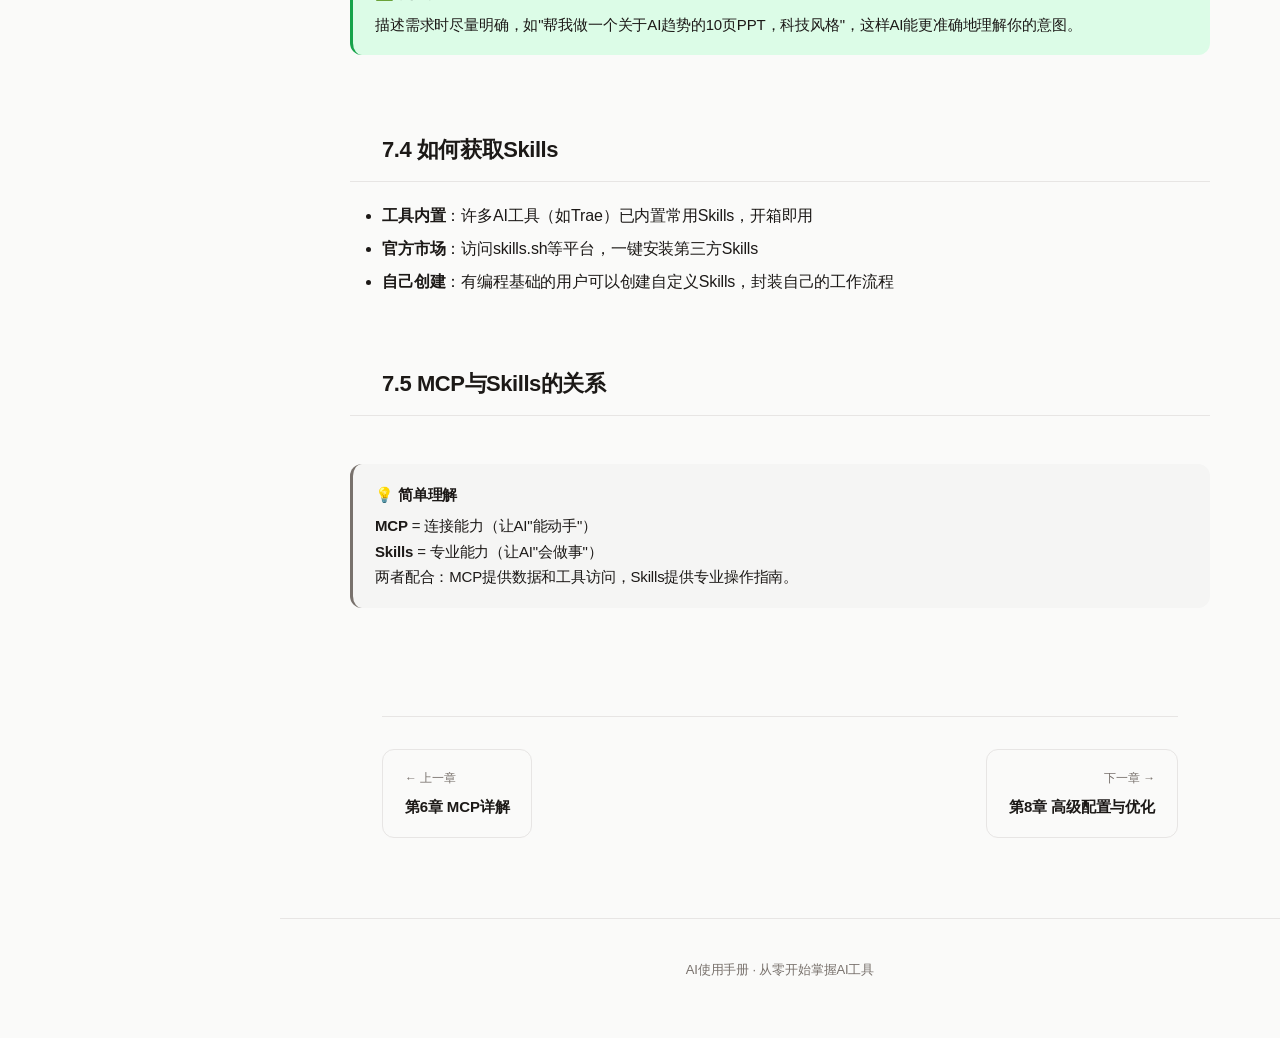
<file: ai-manual/chapter7.html>
<!-- Generated by Trae Work -->
<!DOCTYPE html>
<html lang="zh-CN">
<head>
  <meta charset="UTF-8">
  <meta name="viewport" content="width=device-width, initial-scale=1.0">
  <title>第7章 Skills详解 - AI使用手册</title>
  <link rel="stylesheet" href="css/style.css">
</head>
<body>
  <header class="site-header">
    <button class="menu-toggle" aria-label="菜单">☰</button>
    <a href="index.html" class="logo">
      <span class="icon">🤖</span>
      <span>AI使用手册</span>
    </a>
    <div class="header-actions">
      <div class="search-box">
        <span class="search-icon">🔍</span>
        <input type="text" placeholder="搜索内容..." aria-label="搜索">
      </div>
      <button class="theme-toggle" aria-label="切换主题">🌙</button>
    </div>
  </header>
  <nav class="sidebar"></nav>
  <div class="sidebar-overlay"></div>
  <main class="main-content">
    <div class="chapter-header">
      <div class="part-label">第三部分：进阶技巧</div>
      <h1>第7章 Skills详解</h1>
      <p class="subtitle">给AI装上"专业技能包"</p>
    </div>

    <!-- 7.1 什么是Skills -->
    <h2 id="section-7-1">7.1 什么是Skills</h2>

    <p>Skills（技能）是一套<strong>预定义的专业技能模块</strong>，让AI在特定领域表现得更专业。如果说AI模型本身是一个"通才"，那么Skills就是给它穿上不同的"职业装"，让它成为各个领域的"专家"。</p>

    <div class="tip-box info">
      <div class="tip-title">💡 一句话理解</div>
      <p>就像手机装App一样，给AI安装不同的Skills，它就获得不同的专业能力——做PPT、写文档、写代码、做设计……</p>
    </div>

    <!-- 7.2 Skills能做什么 -->
    <h2 id="section-7-2">7.2 Skills能做什么</h2>

    <div class="table-wrap">
      <table>
        <thead>
          <tr>
            <th>Skill类型</th>
            <th>功能</th>
          </tr>
        </thead>
        <tbody>
          <tr>
            <td><strong>docx</strong></td>
            <td>创建和编辑Word文档</td>
          </tr>
          <tr>
            <td><strong>pptx</strong></td>
            <td>创建和编辑PowerPoint演示文稿</td>
          </tr>
          <tr>
            <td><strong>xlsx</strong></td>
            <td>创建和编辑Excel表格</td>
          </tr>
          <tr>
            <td><strong>pdf</strong></td>
            <td>处理PDF文档</td>
          </tr>
          <tr>
            <td><strong>html-report</strong></td>
            <td>生成精美的HTML报告</td>
          </tr>
          <tr>
            <td><strong>imagegen-frontend-web</strong></td>
            <td>生成网页设计效果图</td>
          </tr>
          <tr>
            <td><strong>frontend-design</strong></td>
            <td>前端界面设计与开发</td>
          </tr>
        </tbody>
      </table>
    </div>

    <!-- 7.3 如何使用Skills -->
    <h2 id="section-7-3">7.3 如何使用Skills</h2>

    <p>在支持Skills的工具中（如Trae），使用方式非常简单：</p>

    <ol class="steps">
      <li>在对话中描述你的需求，如"帮我做一个PPT"</li>
      <li>工具会自动识别并调用对应的Skill</li>
      <li>AI会按照Skill中定义的专业流程来完成任务</li>
    </ol>

    <div class="tip-box success">
      <div class="tip-title">✅ 使用技巧</div>
      <p>描述需求时尽量明确，如"帮我做一个关于AI趋势的10页PPT，科技风格"，这样AI能更准确地理解你的意图。</p>
    </div>

    <!-- 7.4 如何获取Skills -->
    <h2 id="section-7-4">7.4 如何获取Skills</h2>

    <ul>
      <li><strong>工具内置</strong>：许多AI工具（如Trae）已内置常用Skills，开箱即用</li>
      <li><strong>官方市场</strong>：访问skills.sh等平台，一键安装第三方Skills</li>
      <li><strong>自己创建</strong>：有编程基础的用户可以创建自定义Skills，封装自己的工作流程</li>
    </ul>

    <!-- 7.5 MCP与Skills的关系 -->
    <h2 id="section-7-5">7.5 MCP与Skills的关系</h2>

    <div class="tip-box info">
      <div class="tip-title">💡 简单理解</div>
      <p><strong>MCP</strong> = 连接能力（让AI"能动手"）<br>
      <strong>Skills</strong> = 专业能力（让AI"会做事"）<br>
      两者配合：MCP提供数据和工具访问，Skills提供专业操作指南。</p>
    </div>

    <div id="chapter-nav"></div>
  </main>
  <footer class="site-footer">
    <p>AI使用手册 · 从零开始掌握AI工具</p>
  </footer>
  <script src="js/main.js"></script>
</body>
</html>
</file>
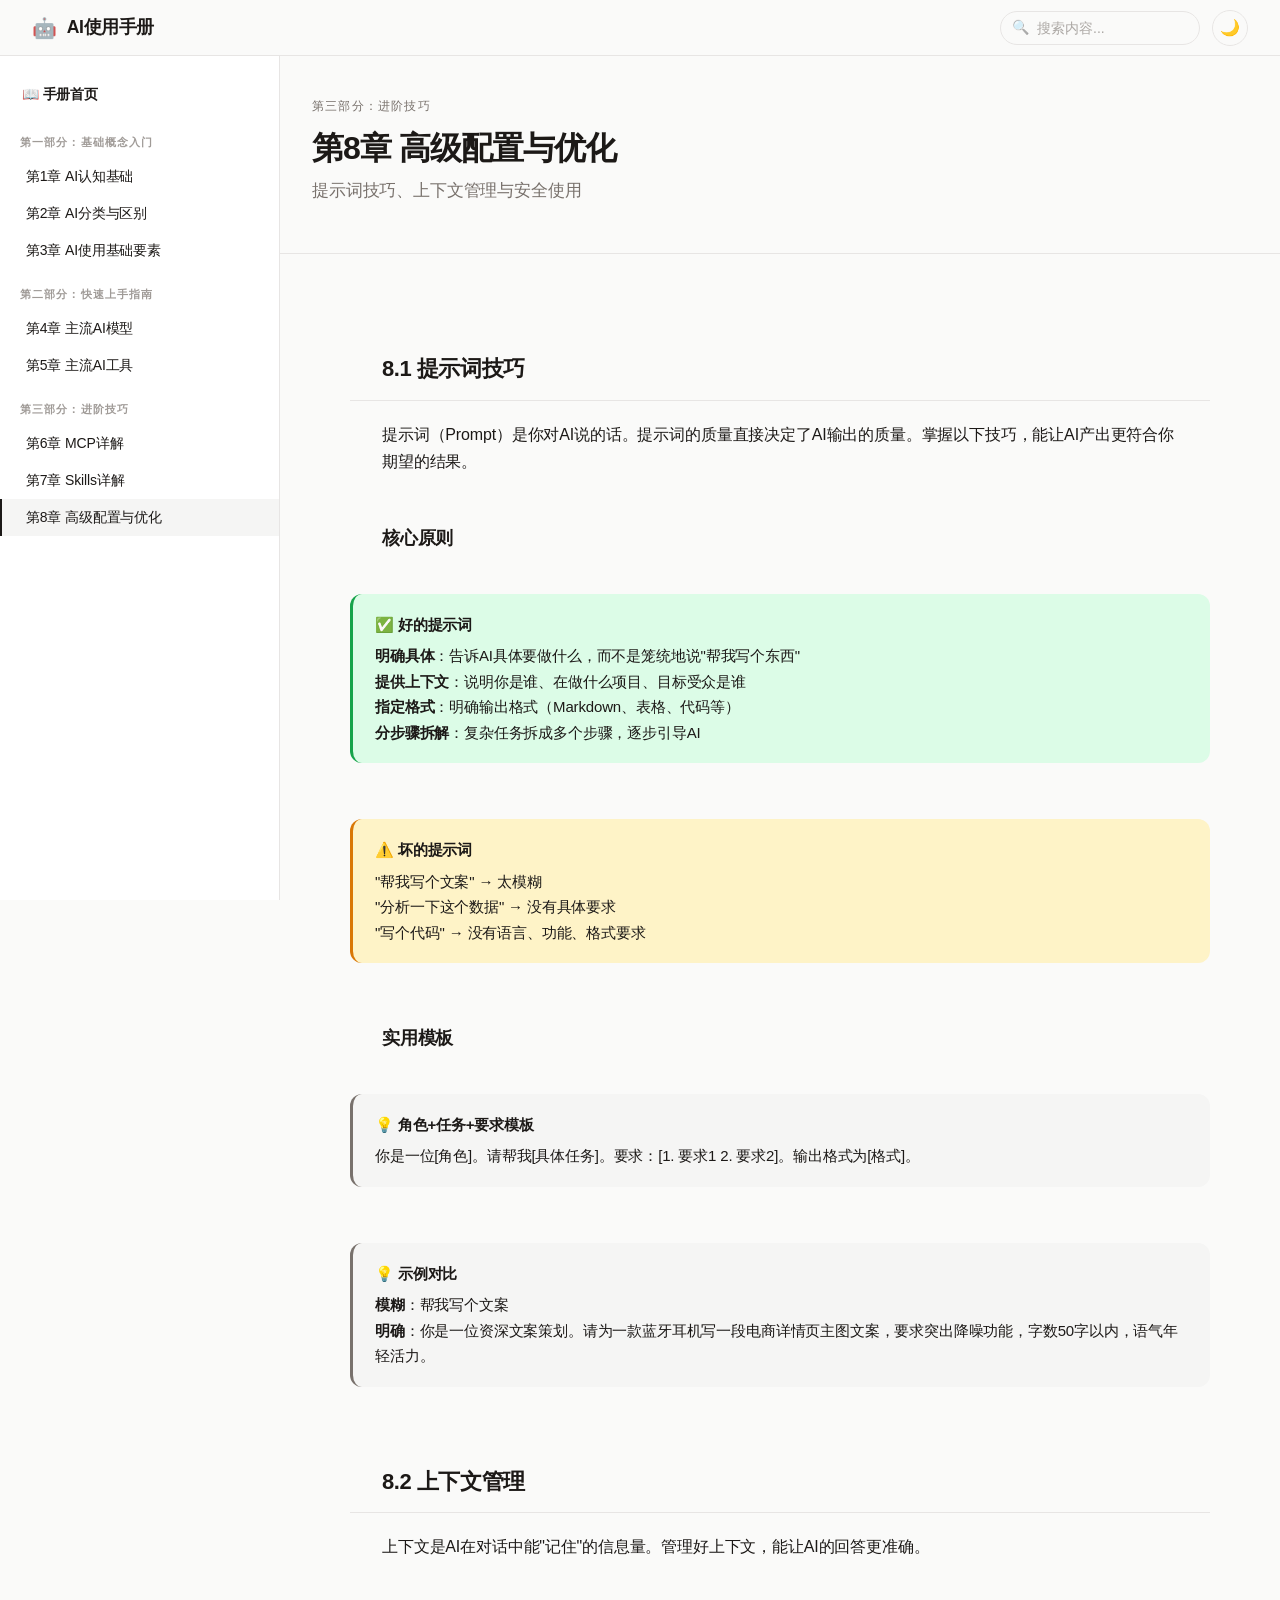
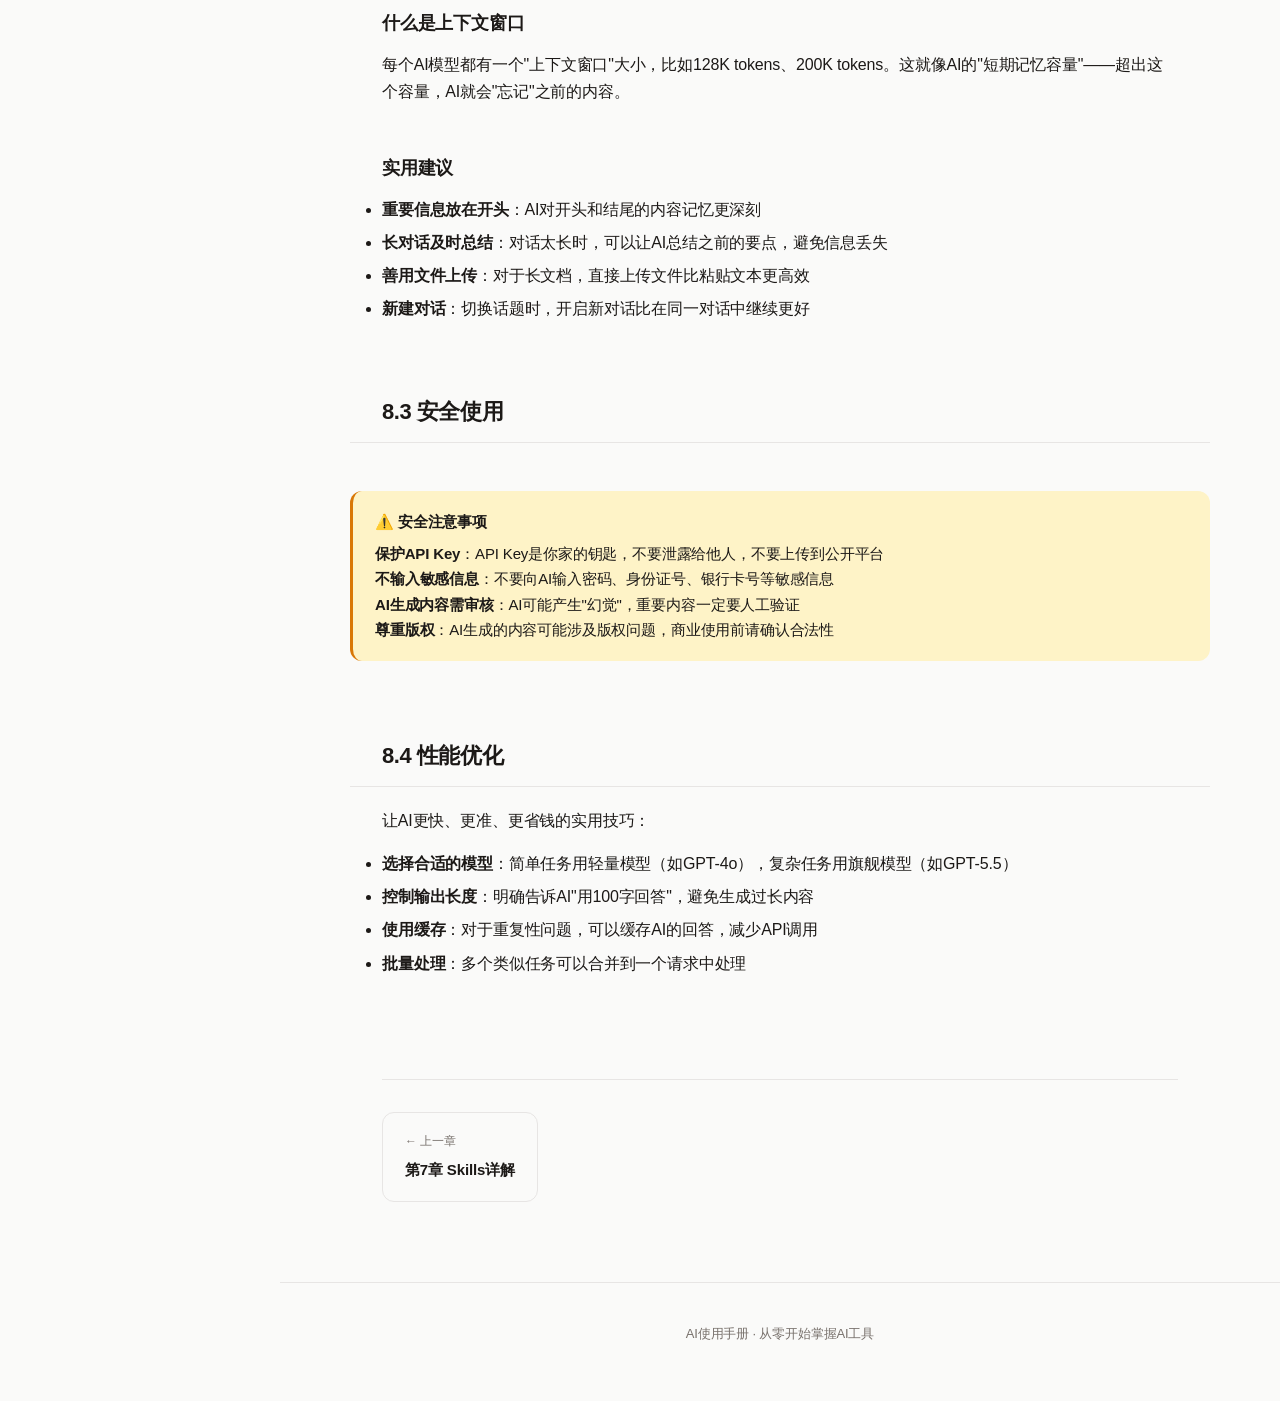
<file: ai-manual/chapter8.html>
<!-- Generated by Trae Work -->
<!DOCTYPE html>
<html lang="zh-CN">
<head>
  <meta charset="UTF-8">
  <meta name="viewport" content="width=device-width, initial-scale=1.0">
  <title>第8章 高级配置与优化 - AI使用手册</title>
  <link rel="stylesheet" href="css/style.css">
</head>
<body>
  <header class="site-header">
    <button class="menu-toggle" aria-label="菜单">☰</button>
    <a href="index.html" class="logo">
      <span class="icon">🤖</span>
      <span>AI使用手册</span>
    </a>
    <div class="header-actions">
      <div class="search-box">
        <span class="search-icon">🔍</span>
        <input type="text" placeholder="搜索内容..." aria-label="搜索">
      </div>
      <button class="theme-toggle" aria-label="切换主题">🌙</button>
    </div>
  </header>
  <nav class="sidebar"></nav>
  <div class="sidebar-overlay"></div>
  <main class="main-content">
    <div class="chapter-header">
      <div class="part-label">第三部分：进阶技巧</div>
      <h1>第8章 高级配置与优化</h1>
      <p class="subtitle">提示词技巧、上下文管理与安全使用</p>
    </div>

    <!-- 8.1 提示词技巧 -->
    <h2 id="section-8-1">8.1 提示词技巧</h2>

    <p>提示词（Prompt）是你对AI说的话。提示词的质量直接决定了AI输出的质量。掌握以下技巧，能让AI产出更符合你期望的结果。</p>

    <h3>核心原则</h3>

    <div class="tip-box success">
      <div class="tip-title">✅ 好的提示词</div>
      <p><strong>明确具体</strong>：告诉AI具体要做什么，而不是笼统地说"帮我写个东西"<br>
      <strong>提供上下文</strong>：说明你是谁、在做什么项目、目标受众是谁<br>
      <strong>指定格式</strong>：明确输出格式（Markdown、表格、代码等）<br>
      <strong>分步骤拆解</strong>：复杂任务拆成多个步骤，逐步引导AI</p>
    </div>

    <div class="tip-box warning">
      <div class="tip-title">⚠️ 坏的提示词</div>
      <p>"帮我写个文案" → 太模糊<br>
      "分析一下这个数据" → 没有具体要求<br>
      "写个代码" → 没有语言、功能、格式要求</p>
    </div>

    <h3>实用模板</h3>

    <div class="tip-box info">
      <div class="tip-title">💡 角色+任务+要求模板</div>
      <p>你是一位[角色]。请帮我[具体任务]。要求：[1. 要求1 2. 要求2]。输出格式为[格式]。</p>
    </div>

    <div class="tip-box info">
      <div class="tip-title">💡 示例对比</div>
      <p><strong>模糊</strong>：帮我写个文案<br>
      <strong>明确</strong>：你是一位资深文案策划。请为一款蓝牙耳机写一段电商详情页主图文案，要求突出降噪功能，字数50字以内，语气年轻活力。</p>
    </div>

    <!-- 8.2 上下文管理 -->
    <h2 id="section-8-2">8.2 上下文管理</h2>

    <p>上下文是AI在对话中能"记住"的信息量。管理好上下文，能让AI的回答更准确。</p>

    <h3>什么是上下文窗口</h3>
    <p>每个AI模型都有一个"上下文窗口"大小，比如128K tokens、200K tokens。这就像AI的"短期记忆容量"——超出这个容量，AI就会"忘记"之前的内容。</p>

    <h3>实用建议</h3>
    <ul>
      <li><strong>重要信息放在开头</strong>：AI对开头和结尾的内容记忆更深刻</li>
      <li><strong>长对话及时总结</strong>：对话太长时，可以让AI总结之前的要点，避免信息丢失</li>
      <li><strong>善用文件上传</strong>：对于长文档，直接上传文件比粘贴文本更高效</li>
      <li><strong>新建对话</strong>：切换话题时，开启新对话比在同一对话中继续更好</li>
    </ul>

    <!-- 8.3 安全使用 -->
    <h2 id="section-8-3">8.3 安全使用</h2>

    <div class="tip-box warning">
      <div class="tip-title">⚠️ 安全注意事项</div>
      <p><strong>保护API Key</strong>：API Key是你家的钥匙，不要泄露给他人，不要上传到公开平台<br>
      <strong>不输入敏感信息</strong>：不要向AI输入密码、身份证号、银行卡号等敏感信息<br>
      <strong>AI生成内容需审核</strong>：AI可能产生"幻觉"，重要内容一定要人工验证<br>
      <strong>尊重版权</strong>：AI生成的内容可能涉及版权问题，商业使用前请确认合法性</p>
    </div>

    <!-- 8.4 性能优化 -->
    <h2 id="section-8-4">8.4 性能优化</h2>

    <p>让AI更快、更准、更省钱的实用技巧：</p>

    <ul>
      <li><strong>选择合适的模型</strong>：简单任务用轻量模型（如GPT-4o），复杂任务用旗舰模型（如GPT-5.5）</li>
      <li><strong>控制输出长度</strong>：明确告诉AI"用100字回答"，避免生成过长内容</li>
      <li><strong>使用缓存</strong>：对于重复性问题，可以缓存AI的回答，减少API调用</li>
      <li><strong>批量处理</strong>：多个类似任务可以合并到一个请求中处理</li>
    </ul>

    <div id="chapter-nav"></div>
  </main>
  <footer class="site-footer">
    <p>AI使用手册 · 从零开始掌握AI工具</p>
  </footer>
  <script src="js/main.js"></script>
</body>
</html>
</file>
<file: ai-manual/css/style.css>
/* AI使用手册 - 全局样式 */
:root {
  /* 核心色彩 - 温暖中性调，避免AI蓝紫 */
  --bg: #fafaf9;
  --bg2: #ffffff;
  --bg3: #f5f5f4;
  --ink: #1c1917;
  --muted: #78716c;
  --rule: #e7e5e4;
  --accent: #292524;
  --accent2: #44403c;
  --accent-light: #f5f5f4;
  --accent2-light: #e7e5e4;
  
  /* 语义色彩 */
  --success: #16a34a;
  --warning: #d97706;
  --danger: #dc2626;
  
  /* 代码块 */
  --code-bg: #1c1917;
  --code-text: #d6d3d1;
  
  /* 布局 */
  --sidebar-w: 280px;
  --header-h: 56px;
  --radius: 12px;
  --radius-sm: 8px;
  
  /* 阴影 - 更柔和，带褐色调 */
  --shadow: 0 1px 2px rgba(28,25,23,0.04), 0 1px 4px rgba(28,25,23,0.06);
  --shadow-md: 0 4px 12px rgba(28,25,23,0.08), 0 1px 3px rgba(28,25,23,0.04);
  --shadow-lg: 0 12px 40px rgba(28,25,23,0.12), 0 4px 12px rgba(28,25,23,0.06);
  
  /* 动画 */
  --ease-out: cubic-bezier(0.16, 1, 0.3, 1);
  --ease-in-out: cubic-bezier(0.65, 0, 0.35, 1);
}

/* 深色模式 */
[data-theme="dark"] {
  --bg: #0c0a09;
  --bg2: #1c1917;
  --bg3: #292524;
  --ink: #fafaf9;
  --muted: #a8a29e;
  --rule: #292524;
  --accent: #fafaf9;
  --accent2: #d6d3d1;
  --accent-light: #292524;
  --accent2-light: #44403c;
  --code-bg: #1c1917;
  --code-text: #d6d3d1;
}

/* 重置与基础 */
*, *::before, *::after { box-sizing: border-box; margin: 0; padding: 0; }

html {
  font-size: 16px;
  scroll-behavior: smooth;
  scroll-padding-top: calc(var(--header-h) + 2rem);
  -webkit-font-smoothing: antialiased;
  -moz-osx-font-smoothing: grayscale;
}

body {
  font-family: "SF Pro Display", -apple-system, BlinkMacSystemFont, "PingFang SC", "Hiragino Sans GB", "Microsoft YaHei", sans-serif;
  background: var(--bg);
  color: var(--ink);
  line-height: 1.7;
  min-height: 100vh;
  letter-spacing: -0.01em;
}

a { 
  color: var(--accent); 
  text-decoration: none; 
  transition: all 0.2s var(--ease-out); 
}
a:hover { 
  color: var(--muted); 
  text-decoration: none; 
}

img { max-width: 100%; height: auto; border-radius: var(--radius-sm); }

/* 顶部导航栏 */
.site-header {
  position: fixed;
  top: 0;
  left: 0;
  right: 0;
  height: var(--header-h);
  background: rgba(250,250,249,0.8);
  backdrop-filter: blur(20px) saturate(180%);
  -webkit-backdrop-filter: blur(20px) saturate(180%);
  border-bottom: 1px solid var(--rule);
  display: flex;
  align-items: center;
  padding: 0 2rem;
  z-index: 100;
}

[data-theme="dark"] .site-header {
  background: rgba(12,10,9,0.8);
}

.site-header .logo {
  font-size: 1.1rem;
  font-weight: 600;
  color: var(--ink);
  display: flex;
  align-items: center;
  gap: 0.625rem;
  letter-spacing: -0.02em;
}

.site-header .logo .icon { 
  font-size: 1.25rem;
  opacity: 0.8;
}

.header-actions {
  margin-left: auto;
  display: flex;
  align-items: center;
  gap: 0.75rem;
}

.theme-toggle {
  background: none;
  border: 1px solid var(--rule);
  border-radius: 9999px;
  width: 36px;
  height: 36px;
  display: flex;
  align-items: center;
  justify-content: center;
  cursor: pointer;
  font-size: 1rem;
  color: var(--ink);
  transition: all 0.2s var(--ease-out);
}

.theme-toggle:hover { 
  background: var(--bg3); 
  border-color: var(--muted);
}

.search-box {
  position: relative;
}

.search-box input {
  width: 200px;
  padding: 0.5rem 0.875rem 0.5rem 2.25rem;
  border: 1px solid var(--rule);
  border-radius: 9999px;
  background: var(--bg);
  color: var(--ink);
  font-size: 0.875rem;
  transition: all 0.2s var(--ease-out);
}

.search-box input:focus {
  outline: none;
  border-color: var(--muted);
  box-shadow: 0 0 0 3px rgba(120,113,108,0.1);
  width: 240px;
}

.search-box input::placeholder {
  color: var(--muted);
  opacity: 0.6;
}

.search-box .search-icon {
  position: absolute;
  left: 0.75rem;
  top: 50%;
  transform: translateY(-50%);
  color: var(--muted);
  font-size: 0.875rem;
  opacity: 0.5;
}

/* 侧边栏 */
.sidebar {
  position: fixed;
  top: var(--header-h);
  left: 0;
  width: var(--sidebar-w);
  height: calc(100vh - var(--header-h));
  background: var(--bg2);
  border-right: 1px solid var(--rule);
  overflow-y: auto;
  padding: 1.25rem 0;
  z-index: 50;
  transition: transform 0.4s var(--ease-out);
}

.sidebar::-webkit-scrollbar { width: 3px; }
.sidebar::-webkit-scrollbar-track { background: transparent; }
.sidebar::-webkit-scrollbar-thumb { background: var(--rule); border-radius: 2px; }
.sidebar::-webkit-scrollbar-thumb:hover { background: var(--muted); }

.sidebar .nav-part {
  margin-bottom: 0.25rem;
}

.sidebar .nav-part-title {
  padding: 0.75rem 1.25rem 0.375rem;
  font-size: 0.7rem;
  font-weight: 600;
  text-transform: uppercase;
  letter-spacing: 0.1em;
  color: var(--muted);
  opacity: 0.7;
}

.sidebar .nav-chapter {
  display: block;
  padding: 0.5rem 1.25rem 0.5rem 1.5rem;
  font-size: 0.875rem;
  color: var(--ink);
  border-left: 2px solid transparent;
  transition: all 0.2s var(--ease-out);
  text-decoration: none;
  line-height: 1.5;
}

.sidebar .nav-chapter:hover {
  background: var(--bg3);
  color: var(--ink);
  text-decoration: none;
  border-left-color: var(--rule);
}

.sidebar .nav-chapter.active {
  border-left-color: var(--ink);
  background: var(--accent-light);
  color: var(--ink);
  font-weight: 500;
}

.sidebar .nav-section {
  display: block;
  padding: 0.25rem 1.25rem 0.25rem 2.25rem;
  font-size: 0.8rem;
  color: var(--muted);
  text-decoration: none;
  transition: all 0.15s;
}

.sidebar .nav-section:hover {
  color: var(--ink);
  text-decoration: none;
}

/* 主内容区 */
.main-content {
  margin-left: var(--sidebar-w);
  margin-top: var(--header-h);
  padding: 2.5rem 0 5rem;
  min-height: calc(100vh - var(--header-h));
  display: flex;
  flex-direction: column;
  align-items: center;
}

.main-content > * {
  width: 100%;
  max-width: 860px;
  padding-left: 2rem;
  padding-right: 2rem;
  box-sizing: border-box;
}

.main-content .chapter-header,
.main-content .home-hero {
  max-width: 100%;
  padding-left: 2rem;
  padding-right: 2rem;
}

/* 章节标题 */
.chapter-header {
  margin-bottom: 3rem;
  padding-bottom: 2rem;
  border-bottom: 1px solid var(--rule);
}

.chapter-header .part-label {
  font-size: 0.75rem;
  font-weight: 500;
  text-transform: uppercase;
  letter-spacing: 0.1em;
  color: var(--muted);
  margin-bottom: 0.75rem;
}

.chapter-header h1 {
  font-size: 2rem;
  font-weight: 700;
  line-height: 1.25;
  margin-bottom: 0.625rem;
  letter-spacing: -0.03em;
}

.chapter-header .subtitle {
  font-size: 1.05rem;
  color: var(--muted);
  line-height: 1.6;
  max-width: 65ch;
}

/* 内容标题 */
h2 {
  font-size: 1.375rem;
  font-weight: 600;
  margin: 3rem 0 1.25rem;
  padding-bottom: 0.75rem;
  border-bottom: 1px solid var(--rule);
  letter-spacing: -0.02em;
}

h3 {
  font-size: 1.125rem;
  font-weight: 600;
  margin: 2rem 0 0.75rem;
  color: var(--ink);
  letter-spacing: -0.01em;
}

h4 {
  font-size: 1rem;
  font-weight: 600;
  margin: 1.5rem 0 0.5rem;
  color: var(--ink);
}

/* 段落与文本 */
p { margin-bottom: 1rem; }

ul, ol {
  margin-bottom: 1rem;
  padding-left: 1.5rem;
}

li { margin-bottom: 0.375rem; }

strong { font-weight: 600; }

/* 提示框 */
.tip-box {
  padding: 1.125rem 1.375rem;
  border-radius: var(--radius);
  margin: 1.75rem 0;
  border-left: 3px solid;
  font-size: 0.9375rem;
}

.tip-box.info {
  background: var(--accent-light);
  border-color: var(--muted);
}

.tip-box.warning {
  background: #fef3c7;
  border-color: var(--warning);
}

.tip-box.danger {
  background: #fee2e2;
  border-color: var(--danger);
}

.tip-box.success {
  background: #dcfce7;
  border-color: var(--success);
}

[data-theme="dark"] .tip-box.warning { background: #422006; }
[data-theme="dark"] .tip-box.danger { background: #450a0a; }
[data-theme="dark"] .tip-box.success { background: #052e16; }

.tip-box .tip-title {
  font-weight: 600;
  margin-bottom: 0.375rem;
  display: flex;
  align-items: center;
  gap: 0.5rem;
  font-size: 0.9375rem;
}

.tip-box p:last-child { margin-bottom: 0; }

/* 代码块 */
pre {
  background: var(--code-bg);
  color: var(--code-text);
  padding: 1rem 1.25rem;
  border-radius: var(--radius);
  overflow-x: auto;
  margin: 1rem 0 1.5rem;
  font-size: 0.875rem;
  line-height: 1.6;
  position: relative;
}

pre code {
  font-family: "JetBrains Mono", "Fira Code", "Cascadia Code", Consolas, monospace;
  background: none;
  padding: 0;
  border-radius: 0;
  font-size: inherit;
  color: inherit;
}

code {
  font-family: "JetBrains Mono", "Fira Code", "Cascadia Code", Consolas, monospace;
  background: var(--bg3);
  padding: 0.15em 0.4em;
  border-radius: 4px;
  font-size: 0.9em;
}

/* 代码块语言标签 */
pre::before {
  content: attr(data-lang);
  position: absolute;
  top: 0.5rem;
  right: 0.75rem;
  font-size: 0.7rem;
  color: var(--muted);
  text-transform: uppercase;
  letter-spacing: 0.05em;
}

/* 复制按钮 */
.code-copy {
  position: absolute;
  top: 0.5rem;
  right: 0.5rem;
  background: rgba(255,255,255,0.1);
  border: none;
  border-radius: 4px;
  padding: 0.25rem 0.5rem;
  color: var(--muted);
  cursor: pointer;
  font-size: 0.75rem;
  opacity: 0;
  transition: opacity 0.2s;
}

pre:hover .code-copy { opacity: 1; }
.code-copy:hover { background: rgba(255,255,255,0.2); color: #fff; }

/* 表格 */
.table-wrap {
  overflow-x: auto;
  overflow-y: auto;
  max-height: 600px;
  margin: 1.75rem 0;
  border: 1px solid var(--rule);
  border-radius: var(--radius);
}

table {
  width: 100%;
  border-collapse: collapse;
  font-size: 0.875rem;
}

thead {
  position: sticky;
  top: 0;
  z-index: 1;
}

th {
  background: var(--bg3);
  color: var(--ink);
  font-weight: 600;
  text-align: left;
  padding: 0.75rem 1rem;
  white-space: normal;
  word-break: break-word;
  font-size: 0.8125rem;
  text-transform: uppercase;
  letter-spacing: 0.05em;
}

td {
  padding: 0.75rem 1rem;
  border-bottom: 1px solid var(--rule);
}

tr:last-child td { border-bottom: none; }

tr:hover td { background: var(--bg3); }

[data-theme="dark"] tr:hover td { background: var(--bg3); }

/* 卡片 */
.card {
  background: var(--bg2);
  border: 1px solid var(--rule);
  border-radius: var(--radius);
  padding: 1.375rem;
  margin: 1rem 0;
  transition: all 0.3s var(--ease-out);
}

.card:hover { 
  box-shadow: var(--shadow-md); 
  border-color: var(--muted);
  transform: translateY(-2px);
}

.card .card-title {
  font-size: 1.0625rem;
  font-weight: 600;
  margin-bottom: 0.5rem;
  color: var(--ink);
  letter-spacing: -0.01em;
}

.card .card-desc {
  color: var(--muted);
  font-size: 0.875rem;
  line-height: 1.6;
}

/* 卡片网格 */
.card-grid {
  display: grid;
  grid-template-columns: repeat(auto-fill, minmax(280px, 1fr));
  gap: 1rem;
  margin: 1.75rem 0;
}

/* 标签 */
.tag {
  display: inline-block;
  padding: 0.2rem 0.625rem;
  border-radius: 9999px;
  font-size: 0.75rem;
  font-weight: 500;
  margin: 0.125rem;
  letter-spacing: 0.02em;
}

.tag.blue { background: var(--accent-light); color: var(--ink); }
.tag.purple { background: var(--accent2-light); color: var(--ink); }
.tag.green { background: #dcfce7; color: var(--success); }
.tag.yellow { background: #fef3c7; color: var(--warning); }
.tag.red { background: #fee2e2; color: var(--danger); }

[data-theme="dark"] .tag.green { background: #052e16; }
[data-theme="dark"] .tag.yellow { background: #422006; }
[data-theme="dark"] .tag.red { background: #450a0a; }

/* 步骤列表 */
.steps {
  counter-reset: step;
  list-style: none;
  padding-left: 0;
}

.steps li {
  counter-increment: step;
  position: relative;
  padding-left: 2.5rem;
  margin-bottom: 1.5rem;
}

.steps li::before {
  content: counter(step);
  position: absolute;
  left: 0;
  top: 0;
  width: 1.75rem;
  height: 1.75rem;
  background: var(--accent);
  color: #fff;
  border-radius: 50%;
  display: flex;
  align-items: center;
  justify-content: center;
  font-size: 0.8rem;
  font-weight: 700;
}

/* 章节导航 */
.chapter-nav {
  display: flex;
  justify-content: space-between;
  margin-top: 5rem;
  padding-top: 2rem;
  border-top: 1px solid var(--rule);
  gap: 1rem;
}

.chapter-nav a {
  display: flex;
  flex-direction: column;
  padding: 1.125rem 1.375rem;
  border: 1px solid var(--rule);
  border-radius: var(--radius);
  text-decoration: none;
  transition: all 0.3s var(--ease-out);
  max-width: 48%;
}

.chapter-nav a:hover {
  border-color: var(--muted);
  box-shadow: var(--shadow);
  transform: translateY(-2px);
  text-decoration: none;
}

.chapter-nav .nav-label {
  font-size: 0.75rem;
  color: var(--muted);
  margin-bottom: 0.375rem;
}

.chapter-nav .nav-title {
  font-weight: 600;
  color: var(--ink);
  font-size: 0.9375rem;
}

.chapter-nav .next { margin-left: auto; text-align: right; }

/* 页脚 */
.site-footer {
  margin-left: var(--sidebar-w);
  padding: 2.5rem 2rem;
  border-top: 1px solid var(--rule);
  color: var(--muted);
  font-size: 0.8125rem;
  text-align: center;
  width: calc(100% - var(--sidebar-w));
  box-sizing: border-box;
}

/* 首页特殊样式 */
.home-hero {
  text-align: center;
  padding: 4rem 0 3rem;
  margin-bottom: 2.5rem;
}

.home-hero h1 {
  font-size: 2.5rem;
  font-weight: 700;
  margin-bottom: 1rem;
  letter-spacing: -0.04em;
  line-height: 1.15;
  color: var(--ink);
}

.home-hero .desc {
  font-size: 1.0625rem;
  color: var(--muted);
  max-width: 550px;
  margin: 0 auto;
  line-height: 1.7;
}

.part-section {
  margin-bottom: 3rem;
}

.part-section h2 {
  font-size: 1.125rem;
  color: var(--ink);
  border-bottom: 1px solid var(--rule);
  padding-bottom: 0.625rem;
  margin-bottom: 1.25rem;
  font-weight: 600;
  letter-spacing: -0.01em;
}

.chapter-card {
  display: flex;
  align-items: center;
  gap: 1.125rem;
  padding: 1.125rem 1.375rem;
  background: var(--bg2);
  border: 1px solid var(--rule);
  border-radius: var(--radius);
  margin-bottom: 0.625rem;
  text-decoration: none;
  color: var(--ink);
  transition: all 0.3s var(--ease-out);
}

.chapter-card:hover {
  border-color: var(--muted);
  box-shadow: var(--shadow);
  text-decoration: none;
  transform: translateX(4px);
}

.chapter-card .ch-num {
  width: 2.75rem;
  height: 2.75rem;
  background: var(--bg3);
  color: var(--ink);
  border-radius: 50%;
  display: flex;
  align-items: center;
  justify-content: center;
  font-weight: 600;
  font-size: 0.875rem;
  flex-shrink: 0;
}

.chapter-card .ch-info { flex: 1; }

.chapter-card .ch-title {
  font-weight: 600;
  font-size: 0.9375rem;
  margin-bottom: 0.125rem;
  letter-spacing: -0.01em;
}

.chapter-card .ch-desc {
  font-size: 0.8125rem;
  color: var(--muted);
  line-height: 1.5;
}

/* 移动端菜单按钮 */
.menu-toggle {
  display: none;
  background: none;
  border: none;
  font-size: 1.5rem;
  cursor: pointer;
  color: var(--ink);
  padding: 0.25rem;
  margin-right: 0.5rem;
}

/* 移动端适配 */
@media (max-width: 768px) {
  :root { --sidebar-w: 0px; }

  .menu-toggle { display: block; }

  .sidebar {
    transform: translateX(-100%);
    width: 280px;
    z-index: 200;
  }

  .sidebar.open {
    transform: translateX(0);
    box-shadow: var(--shadow-lg);
  }

  .sidebar-overlay {
    display: none;
    position: fixed;
    inset: 0;
    background: rgba(0,0,0,0.3);
    backdrop-filter: blur(4px);
    z-index: 150;
  }

  .sidebar-overlay.show { display: block; }

  .main-content {
    margin-left: 0;
    padding: 1.5rem 0 3rem;
    align-items: center;
  }

  .main-content > * {
    padding-left: 1.25rem;
    padding-right: 1.25rem;
  }

  .site-footer { margin-left: 0; padding: 1.5rem 1.25rem; width: 100%; }

  .search-box input { width: 140px; }
  .search-box input:focus { width: 160px; }

  .chapter-header h1 { font-size: 1.625rem; }

  h2 { font-size: 1.25rem; }
  h3 { font-size: 1.0625rem; }

  .chapter-nav { flex-direction: column; }
  .chapter-nav a { max-width: 100%; }
  .chapter-nav .next { text-align: left; }

  .card-grid { grid-template-columns: 1fr; }

  .home-hero { padding: 2.5rem 0 2rem; }
  .home-hero h1 { font-size: 1.875rem; }
}

/* 打印样式 */
@media print {
  .site-header, .sidebar, .sidebar-overlay, .menu-toggle,
  .theme-toggle, .search-box, .chapter-nav { display: none !important; }

  .main-content {
    margin-left: 0;
    padding: 0;
    max-width: 100%;
  }

  .site-footer { margin-left: 0; }

  body { background: #fff; color: #000; }

  a { color: #000; }

  pre { border: 1px solid #ccc; }
}

/* 滚动渐入动画 */
.reveal-target {
  opacity: 0;
  transform: translateY(16px);
  transition: opacity 0.6s var(--ease-out), transform 0.6s var(--ease-out);
}

.reveal-target.revealed {
  opacity: 1;
  transform: translateY(0);
}

/* 首页元素交错动画 */
.home-stats .stat-item:nth-child(1) { transition-delay: 0ms; }
.home-stats .stat-item:nth-child(2) { transition-delay: 60ms; }
.home-stats .stat-item:nth-child(3) { transition-delay: 120ms; }
.home-stats .stat-item:nth-child(4) { transition-delay: 180ms; }

.part-section:nth-child(1) { transition-delay: 0ms; }
.part-section:nth-child(2) { transition-delay: 80ms; }
.part-section:nth-child(3) { transition-delay: 160ms; }
.part-section:nth-child(4) { transition-delay: 240ms; }

/* 滚动条全局 */
::-webkit-scrollbar { width: 6px; height: 6px; }
::-webkit-scrollbar-track { background: transparent; }
::-webkit-scrollbar-thumb { background: var(--rule); border-radius: 3px; }
::-webkit-scrollbar-thumb:hover { background: var(--muted); }

/* 选中文本样式 */
::selection {
  background: rgba(41,37,36,0.12);
  color: var(--ink);
}

[data-theme="dark"] ::selection {
  background: rgba(250,250,249,0.15);
  color: var(--ink);
}
</file>
